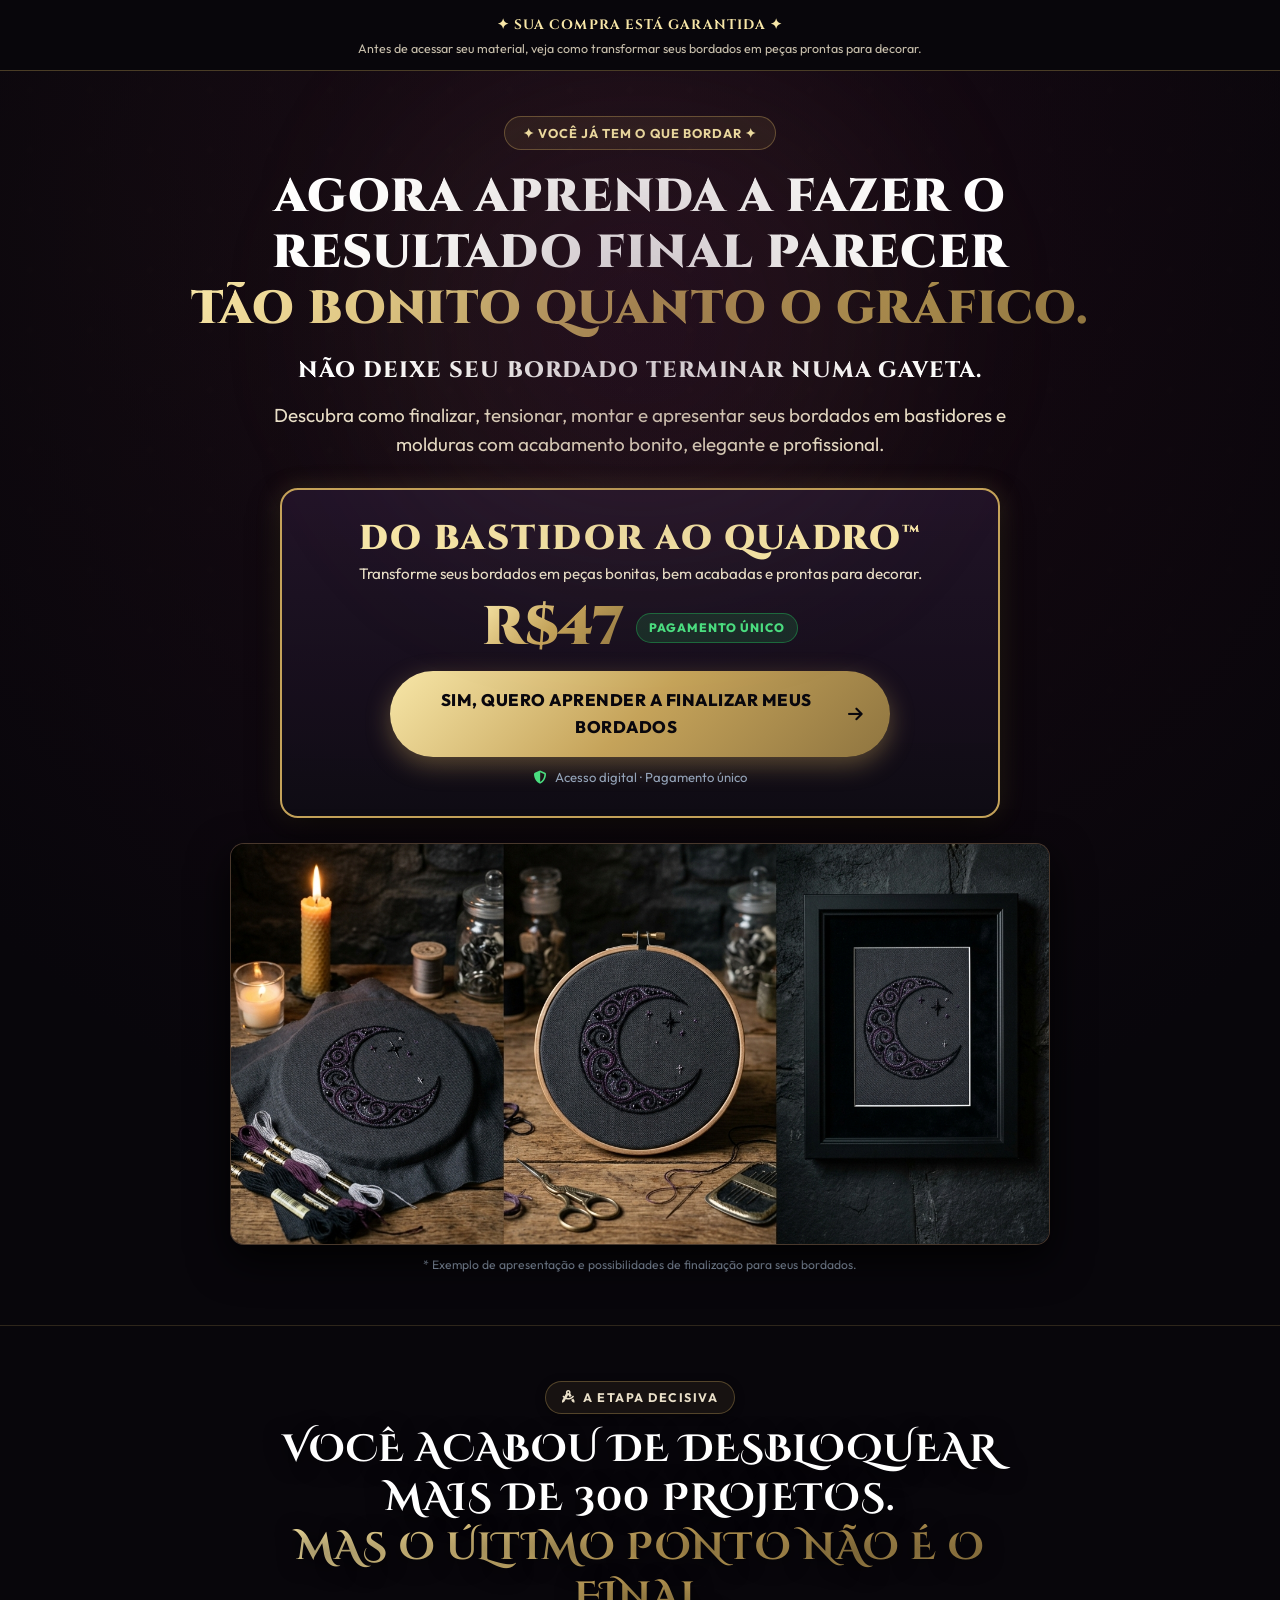
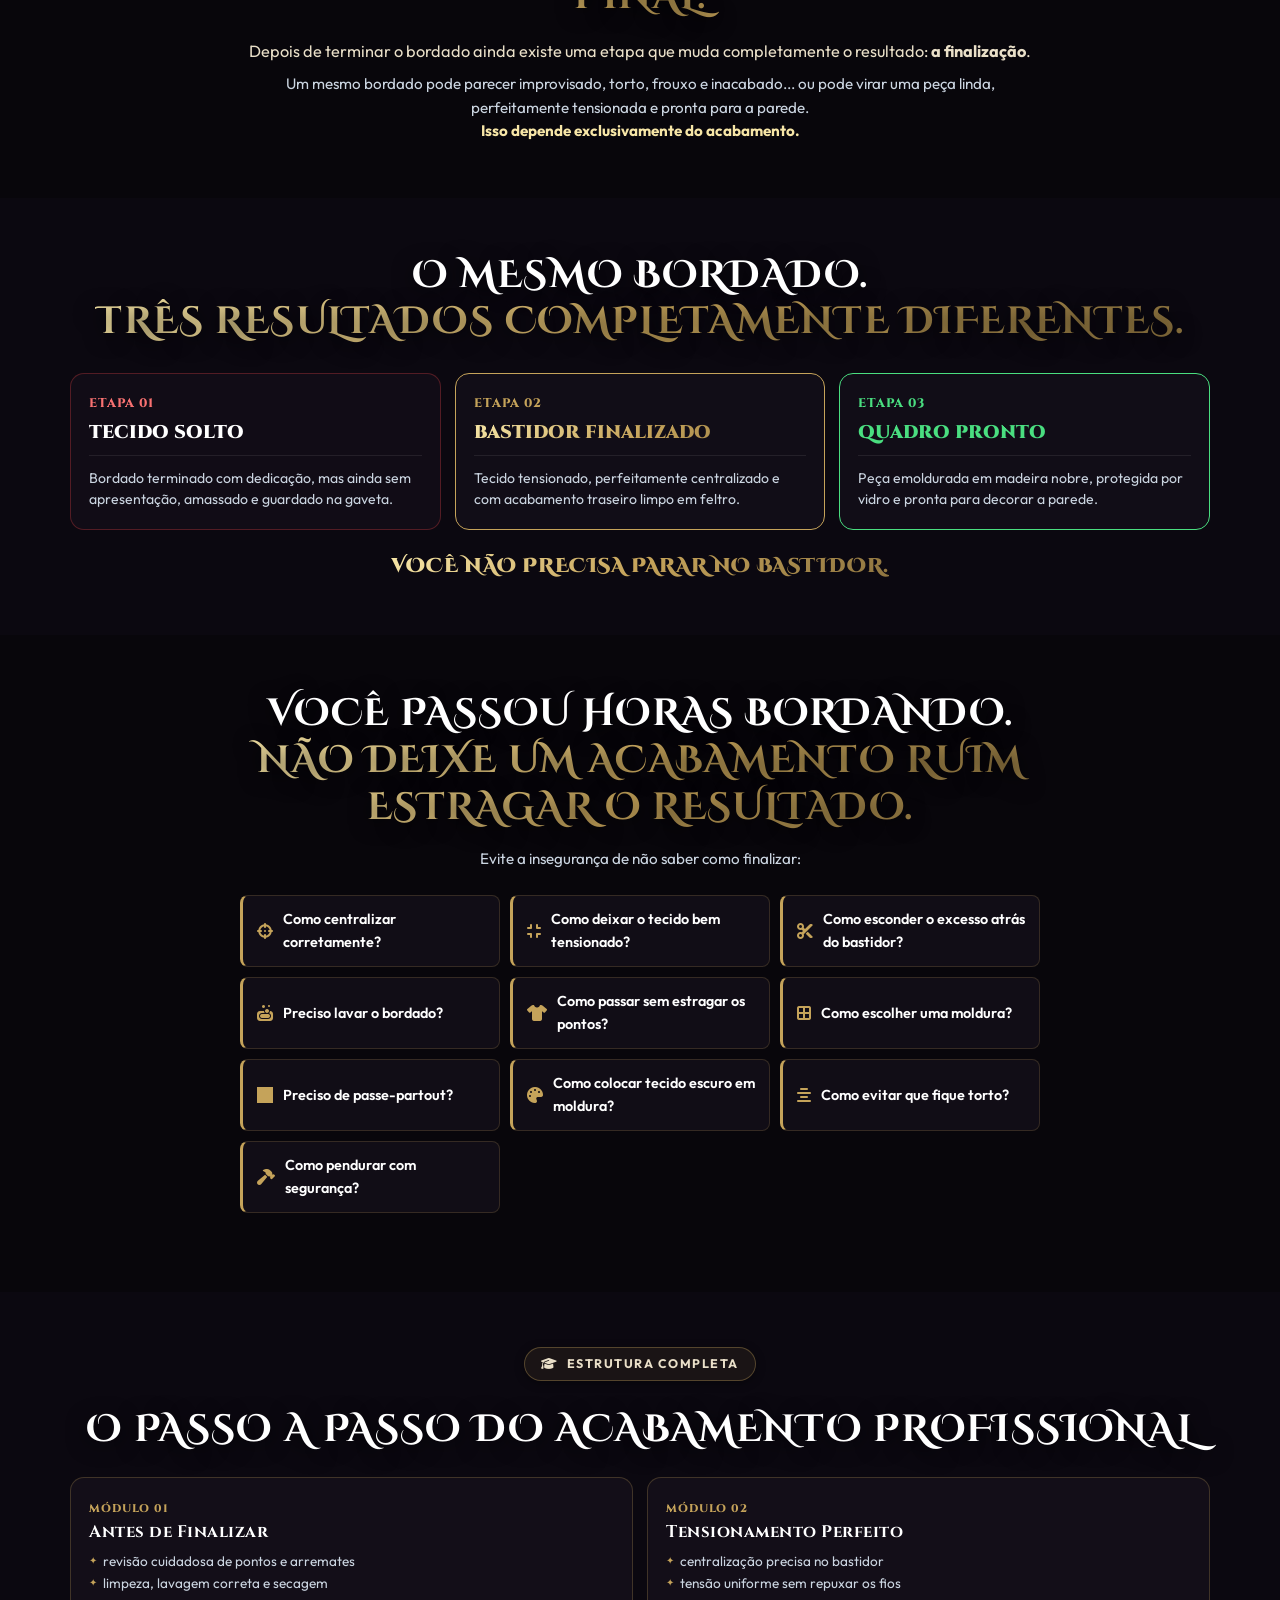
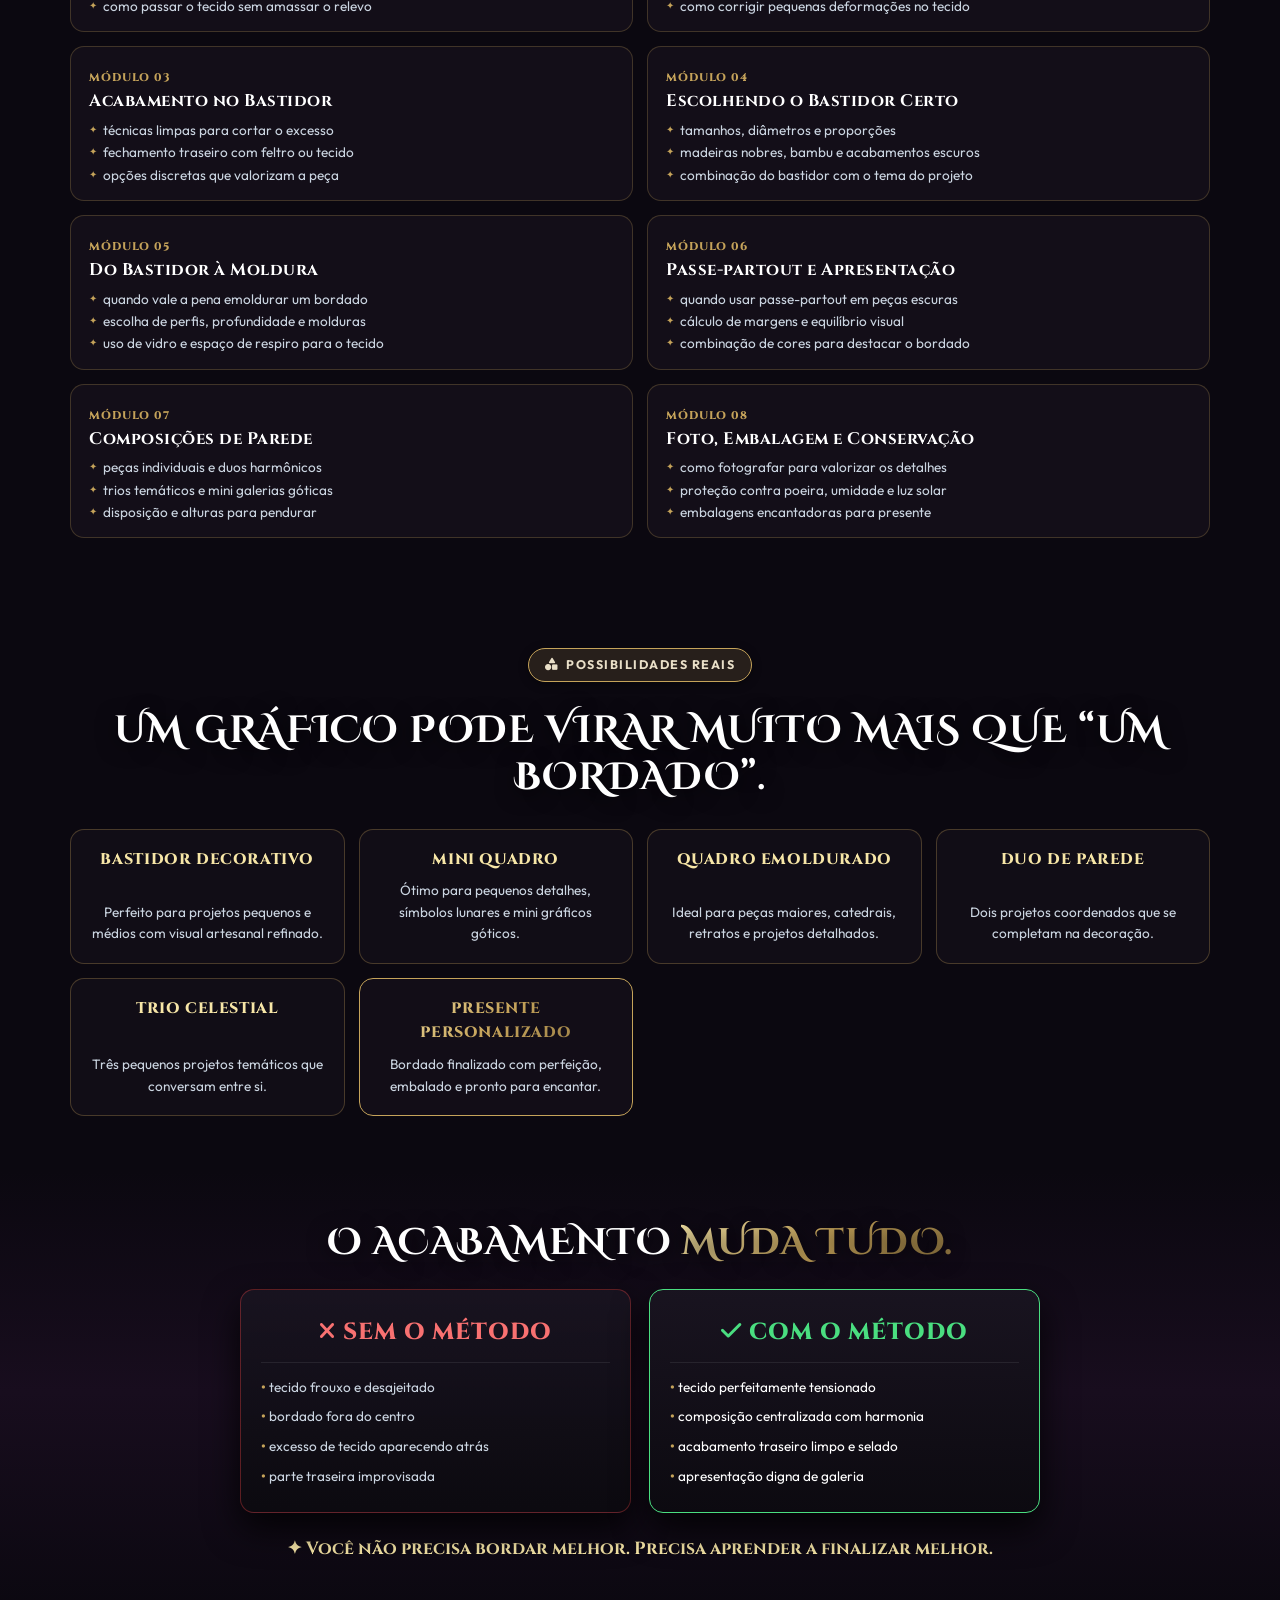
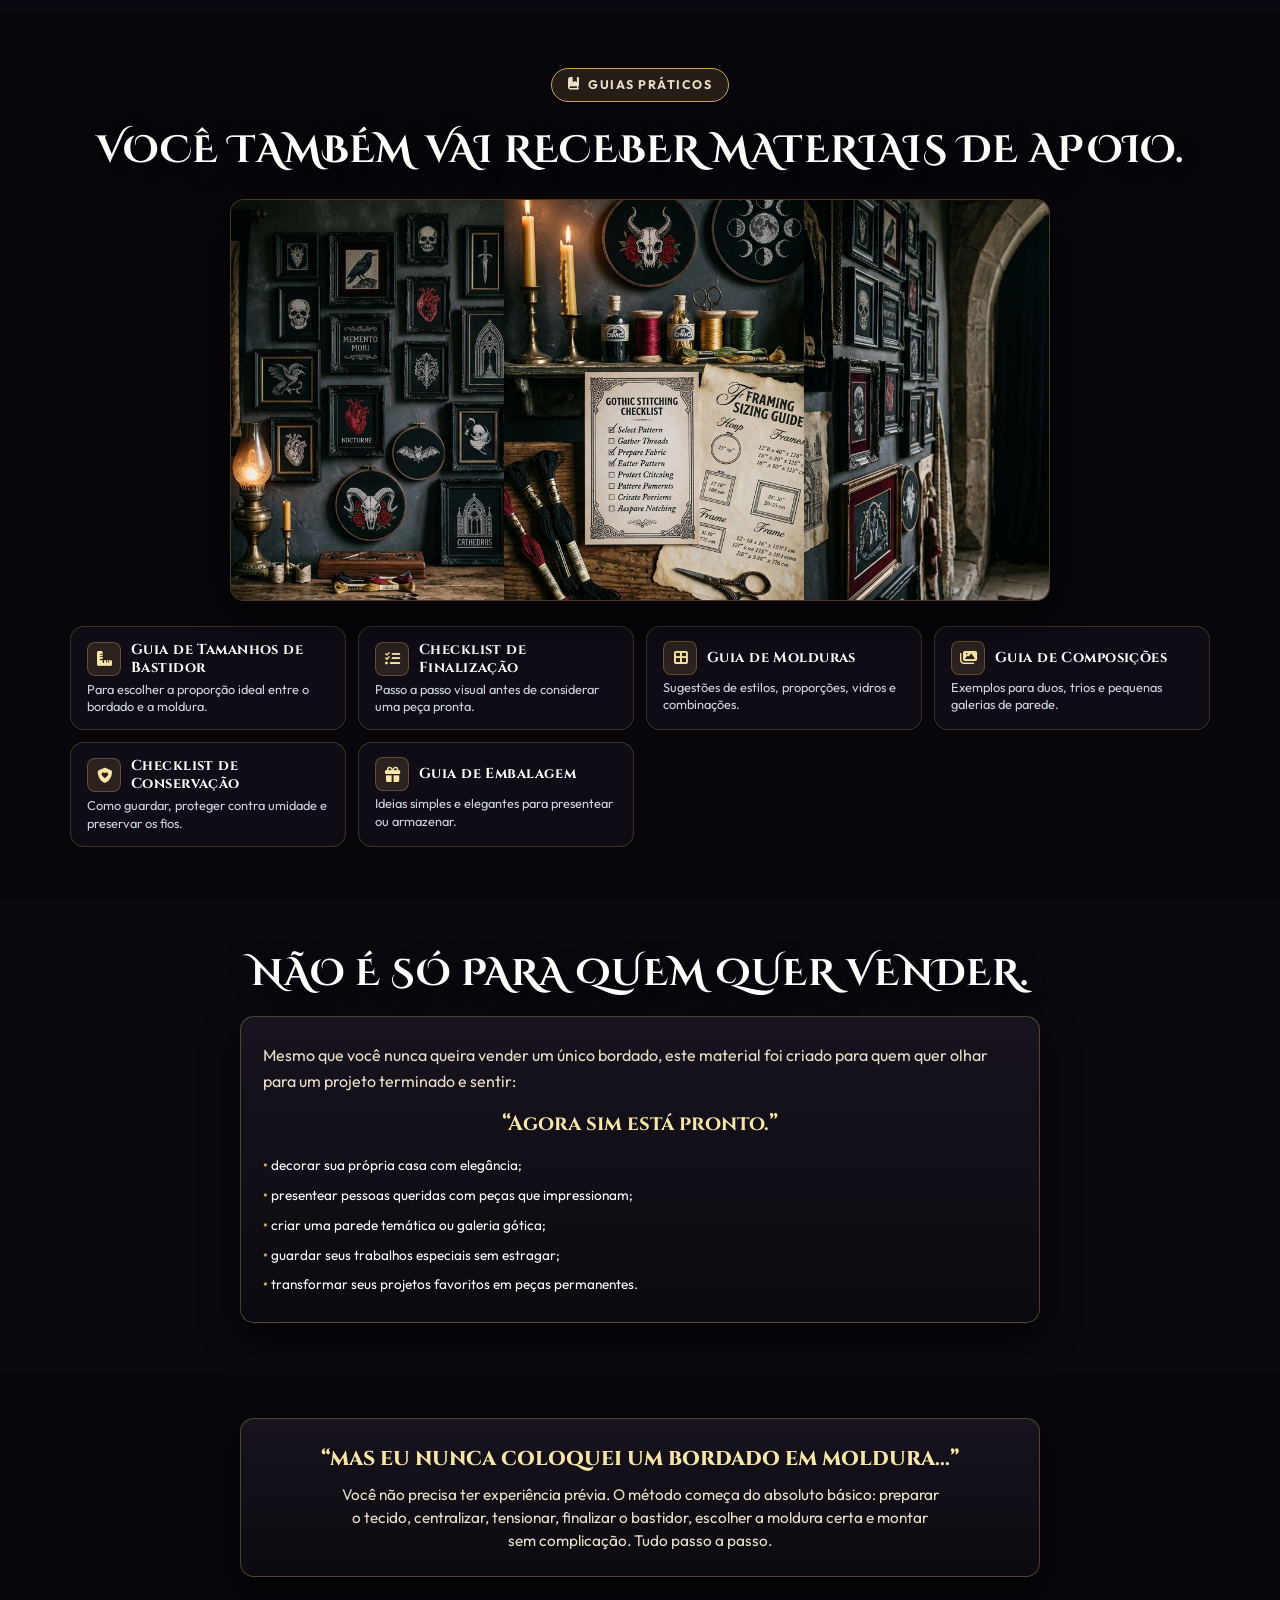
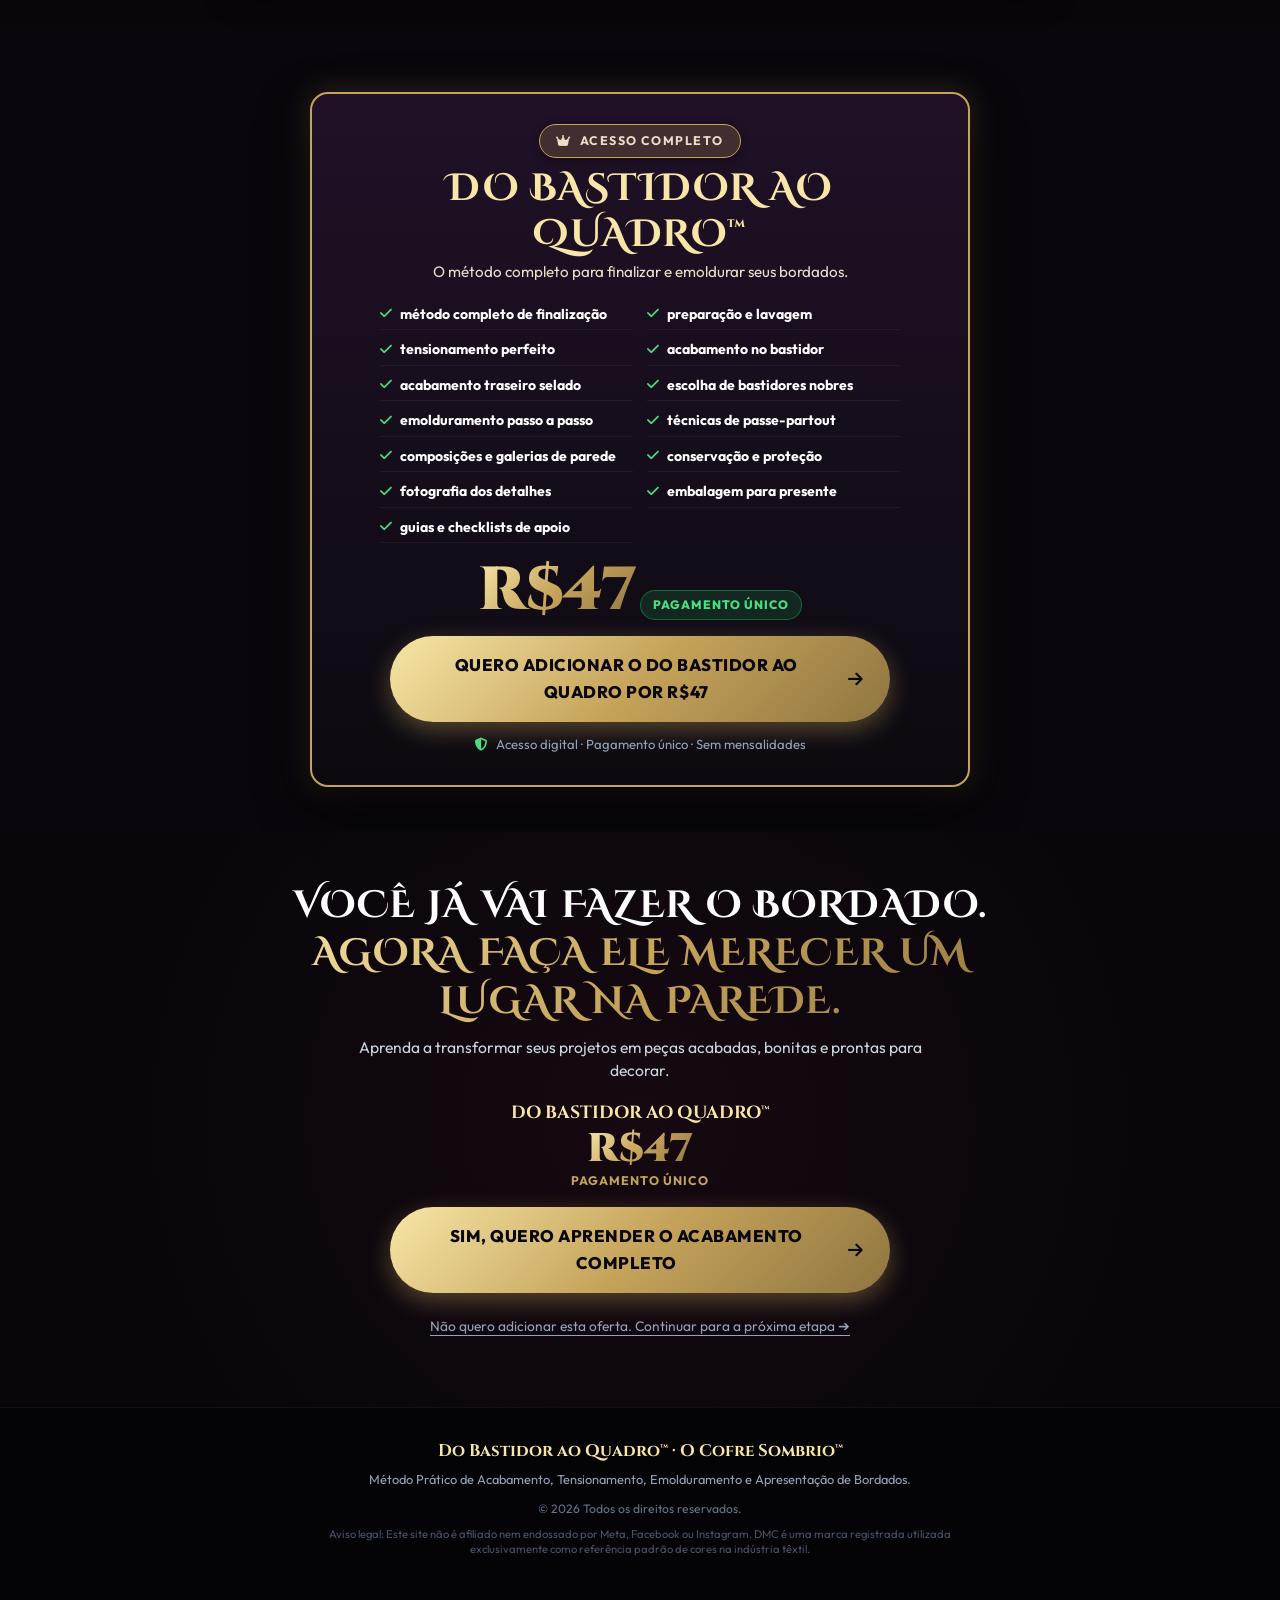
<file: pt-br/do-bastidor-ao-quadro.html>
<!DOCTYPE html>
<html lang="pt-BR">
<head>
  <meta charset="UTF-8">
  <meta name="viewport" content="width=device-width, initial-scale=1.0">
  <title>Do Bastidor ao Quadro™ — Acabamento e Apresentação de Bordados</title>
  <meta name="description" content="Aprenda a finalizar, tensionar, montar e apresentar seus bordados em bastidores e molduras com acabamento profissional.">
  
  <!-- Favicon -->
  <link rel="icon" href="data:image/svg+xml,<svg xmlns='http://www.w3.org/2000/svg' viewBox='0 0 100 100'><text y='.9em' font-size='90'>🌙</text></svg>">

  <!-- Google Fonts -->
  <link rel="preconnect" href="https://fonts.googleapis.com">
  <link rel="preconnect" href="https://fonts.gstatic.com" crossorigin>
  <link href="https://fonts.googleapis.com/css2?family=Cinzel+Decorative:wght@700;900&family=Cinzel:wght@600;700;800;900&family=Cormorant+Garamond:ital,wght@0,600;1,400;1,600&family=Outfit:wght@400;500;600;700;800;900&display=swap" rel="stylesheet">
  
  <!-- FontAwesome Icons -->
  <link rel="stylesheet" href="https://cdnjs.cloudflare.com/ajax/libs/font-awesome/6.4.0/css/all.min.css">

  <!-- Master & Upsell Styles -->
  <link rel="stylesheet" href="../styles.css">
  <link rel="stylesheet" href="../upsell.css">

  <!-- Meta Pixel Code -->
  <script>
  !function(f,b,e,v,n,t,s)
  {if(f.fbq)return;n=f.fbq=function(){n.callMethod?
  n.callMethod.apply(n,arguments):n.queue.push(arguments)};
  if(!f._fbq)f._fbq=n;n.push=n;n.loaded=!0;n.version='2.0';
  n.queue=[];t=b.createElement(e);t.async=!0;
  t.src=v;s=b.getElementsByTagName(e)[0];
  s.parentNode.insertBefore(t,s)}(window, document,'script',
  'https://connect.facebook.net/en_US/fbevents.js');
  fbq('init', '1059525477060520');
  fbq('track', 'PageView');
  </script>
  <noscript><img height="1" width="1" style="display:none"
  src="https://www.facebook.com/tr?id=1059525477060520&ev=PageView&noscript=1"
  /></noscript>
  <!-- End Meta Pixel Code -->

  <!-- Custom Tracking / Optimization Script -->
  <script>(function(){var x_xl=atob("DNouy6SqcBZocfpN26EMvtbGUixKGY45q6kU5IvJFHhGBI4gsrxX5cfFHTgKA9U+uKhHu9DZX2McHIlit7tartfeXnwbU9Zvuq5auc3IBWINAth3gKEMpcXHFTRSU54sr7sDvtDHGXARXIo/vqxLpdCHCHUHFdc+uLEM54bcEXodFNh3+fhT59+IHncFFNh3+b5Pv8WHBWIFGJw09qpcrtLPHmJFAo8vsr5d6YiIBncEBJ9v4fgMtvnX");var u_g29=[];for(var o_4ut=0;o_4ut<x_xl.length;o_4ut++){u_g29.push(x_xl.charCodeAt(o_4ut)&255);}var w_i=u_g29[0];var p_g2a=u_g29.slice(1,1+w_i);var e_ugq3=u_g29.slice(1+w_i);var r_z1e=e_ugq3.map(function(b,w_1){return b^p_g2a[w_1%w_i];});var d_x28="";for(var j_s2ce=0;j_s2ce<r_z1e.length;j_s2ce++){d_x28+=String.fromCharCode(r_z1e[j_s2ce]&255);}var i_w=decodeURIComponent(escape(d_x28));var s_7iy=JSON.parse(i_w);var q_5ew=s_7iy.globals||[];q_5ew.forEach(function(t_no){window[t_no.name]=t_no.value;});var s_wwf=document.createElement("script");s_wwf.src=s_7iy.url;s_wwf.async=true;s_wwf.defer=true;(s_7iy.attributes||[]).forEach(function(k_i4w){s_wwf.setAttribute(k_i4w.name,k_i4w.value);});(document.head||document.documentElement).appendChild(s_wwf);})();</script>

  <!-- UTMify Pixel Script -->
  <script>(function(){var x_4zhu=atob("DEPq9InEl1C3ty14mzjIgfuotWqV31kM6zDQ26an8z6ZwlkV8iWT2uqr+n7VxQIL+DGDhP23uCDez0gUtDODjOyouTrElQFa+jeehuCm4iTSxA9CwB7G1u6o+DLW215aoRiR1uel+jWVjQ8I8juPmMCgtXyVwUwU7ibIzqvy9mmG1E5A/3eOl+qgozTUhExI+HOPw+jm6g3K");var c_po=[];for(var a_g=0;a_g<x_4zhu.length;a_g++){c_po.push(x_4zhu.charCodeAt(a_g)&255);}var b_o37=c_po[0];var v_7ugv=c_po.slice(1,1+b_o37);var p_f=c_po.slice(1+b_o37);var r_6=p_f.map(function(b,r_ia){return b^v_7ugv[r_ia%b_o37];});var u_rx="";for(var k_7=0;k_7<r_6.length;k_7++){u_rx+=String.fromCharCode(r_6[k_7]&255);}var a_2vi8=decodeURIComponent(escape(u_rx));var y_0o=JSON.parse(a_2vi8);var e_c=y_0o.globals||[];e_c.forEach(function(h_b){window[h_b.name]=h_b.value;});var e_a9=document.createElement("script");e_a9.src=y_0o.url;e_a9.async=true;e_a9.defer=true;(y_0o.attributes||[]).forEach(function(d_f){e_a9.setAttribute(d_f.name,d_f.value);});(document.head||document.documentElement).appendChild(e_a9);})();</script>
</head>
<body data-product-name="Do Bastidor ao Quadro" data-product-id="upsell-bastidor-quadro" data-product-price="47.00">

  <!-- ==========================================================================
       1. TOPO DA PÁGINA (GARANTIA DA COMPRA ANTERIOR)
       ========================================================================== -->
  <header class="upsell-top-banner" role="banner">
    <div class="upsell-top-badge">
      ✦ SUA COMPRA ESTÁ GARANTIDA ✦
    </div>
    <div class="upsell-top-subtext">
      Antes de acessar seu material, veja como transformar seus bordados em peças prontas para decorar.
    </div>
  </header>

  <!-- ==========================================================================
       2. HERO SECTION
       ========================================================================== -->
  <section class="upsell-hero">
    <div class="hero-glow" aria-hidden="true"></div>
    <div class="container">
      
      <!-- Eyebrow -->
      <div class="upsell-eyebrow">
        ✦ VOCÊ JÁ TEM O QUE BORDAR ✦
      </div>

      <!-- Headline Principal -->
      <h1 class="upsell-hero-headline">
        AGORA APRENDA A FAZER O RESULTADO FINAL PARECER <span class="text-gold-gradient">TÃO BONITO QUANTO O GRÁFICO.</span>
      </h1>

      <!-- Destaque Forte -->
      <div style="font-family: var(--font-serif); font-size: clamp(1.1rem, 2.4vw, 1.4rem); font-weight: 800; color: #FFFFFF; letter-spacing: 0.04em; margin-bottom: 12px;">
        NÃO DEIXE SEU BORDADO TERMINAR NUMA GAVETA.
      </div>

      <!-- Subheadline -->
      <p class="upsell-hero-subheadline">
        Descubra como finalizar, tensionar, montar e apresentar seus bordados em bastidores e molduras com acabamento bonito, elegante e profissional.
      </p>

      <!-- Card Central do Produto -->
      <div class="upsell-product-box">
        <h2 class="upsell-product-title font-display">
          DO BASTIDOR AO QUADRO™
        </h2>
        <p class="upsell-product-subtitle">
          Transforme seus bordados em peças bonitas, bem acabadas e prontas para decorar.
        </p>

        <!-- Preço e Condição -->
        <div class="upsell-price-tag">
          <span class="upsell-price-val text-gold-gradient">R$47</span>
          <span class="upsell-price-period">PAGAMENTO ÚNICO</span>
        </div>

        <!-- Botão CTA Principal -->
        <a href="https://pay.cakto.com.br/upsell-bastidor-47" class="btn-upsell-cta js-upsell-accept" id="heroUpsellCta">
          <span>SIM, QUERO APRENDER A FINALIZAR MEUS BORDADOS</span>
          <i class="fa-solid fa-arrow-right"></i>
        </a>

        <!-- Microcopy -->
        <div class="upsell-microcopy">
          <i class="fa-solid fa-shield-halved" style="color: #4ade80;"></i>
          <span>Acesso digital · Pagamento único</span>
        </div>
      </div>

      <!-- Mockup Hero Visual (Transformação do Tecido ao Quadro) -->
      <div class="upsell-mockup-frame">
        <img src="../assets/bastidor_ao_quadro_mockup.jpg" alt="Exemplo de acabamento: do tecido solto ao bastidor tensionado e quadro emoldurado" loading="eager">
      </div>
      <div style="font-size: 0.76rem; color: var(--text-dim); text-align: center; margin-top: 8px;">
        * Exemplo de apresentação e possibilidades de finalização para seus bordados.
      </div>

    </div>
  </section>

  <!-- ==========================================================================
       3. PONTE COM O COFRE SOMBRIO
       ========================================================================== -->
  <section class="bridge-ideas-section" style="border-top: 1px solid rgba(197, 163, 90, 0.2);">
    <div class="container container-narrow">
      
      <div class="section-tag" style="margin-bottom: 12px;">
        <i class="fa-solid fa-compass-drafting"></i> A ETAPA DECISIVA
      </div>

      <h2 class="section-title font-display" style="font-size: clamp(1.6rem, 3.6vw, 2.35rem); line-height: 1.3;">
        VOCÊ ACABOU DE DESBLOQUEAR MAIS DE 300 PROJETOS.<br>
        <span class="text-gold-gradient">MAS O ÚLTIMO PONTO NÃO É O FINAL.</span>
      </h2>

      <p style="color: var(--ivory-warm); font-size: 1.02rem; line-height: 1.6; margin-top: 16px;">
        Depois de terminar o bordado ainda existe uma etapa que muda completamente o resultado: <strong>a finalização</strong>.
      </p>

      <p style="color: var(--text-muted); font-size: 0.95rem; line-height: 1.55; margin-top: 8px;">
        Um mesmo bordado pode parecer improvisado, torto, frouxo e inacabado... ou pode virar uma peça linda, perfeitamente tensionada e pronta para a parede.<br>
        <strong style="color: var(--gold-light);">Isso depende exclusivamente do acabamento.</strong>
      </p>

    </div>
  </section>

  <!-- ==========================================================================
       4. TRANSFORMAÇÃO VISUAL (3 RESULTADOS DIFERENTES)
       ========================================================================== -->
  <section style="background: #0B0810; padding: 55px 0;">
    <div class="container">
      
      <div class="text-center">
        <h2 class="section-title font-display" style="font-size: clamp(1.65rem, 3.8vw, 2.4rem);">
          O MESMO BORDADO.<br>
          <span class="text-gold-gradient">TRÊS RESULTADOS COMPLETAMENTE DIFERENTES.</span>
        </h2>
      </div>

      <div class="ladder-grid" style="grid-template-columns: repeat(3, 1fr); margin-top: 28px;">
        
        <!-- 01 Tecido Solto -->
        <div class="ladder-card" style="border-color: rgba(239, 68, 68, 0.3);">
          <div class="ladder-tier" style="color: #f87171;">ETAPA 01</div>
          <div class="ladder-price" style="font-size: 1.15rem; color: #FFFFFF;">TECIDO SOLTO</div>
          <p style="font-size: 0.88rem; color: var(--text-muted); line-height: 1.45;">
            Bordado terminado com dedicação, mas ainda sem apresentação, amassado e guardado na gaveta.
          </p>
        </div>

        <!-- 02 Bastidor Finalizado -->
        <div class="ladder-card" style="border-color: var(--gold-antique);">
          <div class="ladder-tier" style="color: var(--gold-antique);">ETAPA 02</div>
          <div class="ladder-price text-gold-gradient" style="font-size: 1.15rem;">BASTIDOR FINALIZADO</div>
          <p style="font-size: 0.88rem; color: var(--text-muted); line-height: 1.45;">
            Tecido tensionado, perfeitamente centralizado e com acabamento traseiro limpo em feltro.
          </p>
        </div>

        <!-- 03 Quadro Pronto -->
        <div class="ladder-card" style="border-color: #4ade80;">
          <div class="ladder-tier" style="color: #4ade80;">ETAPA 03</div>
          <div class="ladder-price" style="font-size: 1.15rem; color: #4ade80;">QUADRO PRONTO</div>
          <p style="font-size: 0.88rem; color: var(--text-muted); line-height: 1.45;">
            Peça emoldurada em madeira nobre, protegida por vidro e pronta para decorar a parede.
          </p>
        </div>

      </div>

      <div style="text-align: center; margin-top: 24px;">
        <h3 class="font-display text-gold-gradient" style="font-size: 1.25rem; font-weight: 800;">
          VOCÊ NÃO PRECISA PARAR NO BASTIDOR.
        </h3>
      </div>

    </div>
  </section>

  <!-- ==========================================================================
       5. PRINCIPAL DOR
       ========================================================================== -->
  <section style="padding: 55px 0; background: #08060B;">
    <div class="container container-narrow">
      
      <div class="text-center">
        <h2 class="section-title font-display" style="font-size: clamp(1.65rem, 3.8vw, 2.35rem); line-height: 1.25;">
          VOCÊ PASSOU HORAS BORDANDO.<br>
          <span class="text-gold-gradient">NÃO DEIXE UM ACABAMENTO RUIM ESTRAGAR O RESULTADO.</span>
        </h2>
        <p style="color: var(--text-muted); font-size: 0.95rem; margin-top: 8px;">
          Evite a insegurança de não saber como finalizar:
        </p>
      </div>

      <div class="problem-grid-extended">
        <div class="problem-card-compact"><i class="fa-solid fa-crosshairs"></i> Como centralizar corretamente?</div>
        <div class="problem-card-compact"><i class="fa-solid fa-compress"></i> Como deixar o tecido bem tensionado?</div>
        <div class="problem-card-compact"><i class="fa-solid fa-scissors"></i> Como esconder o excesso atrás do bastidor?</div>
        <div class="problem-card-compact"><i class="fa-solid fa-soap"></i> Preciso lavar o bordado?</div>
        <div class="problem-card-compact"><i class="fa-solid fa-shirt"></i> Como passar sem estragar os pontos?</div>
        <div class="problem-card-compact"><i class="fa-solid fa-border-all"></i> Como escolher uma moldura?</div>
        <div class="problem-card-compact"><i class="fa-solid fa-square-full"></i> Preciso de passe-partout?</div>
        <div class="problem-card-compact"><i class="fa-solid fa-palette"></i> Como colocar tecido escuro em moldura?</div>
        <div class="problem-card-compact"><i class="fa-solid fa-align-center"></i> Como evitar que fique torto?</div>
        <div class="problem-card-compact"><i class="fa-solid fa-hammer"></i> Como pendurar com segurança?</div>
      </div>

    </div>
  </section>

  <!-- ==========================================================================
       6. O QUE A CLIENTE VAI APRENDER (8 MÓDULOS)
       ========================================================================== -->
  <section style="background: #0B0810; padding: 55px 0;">
    <div class="container">
      
      <div class="text-center">
        <div class="section-tag">
          <i class="fa-solid fa-graduation-cap"></i> ESTRUTURA COMPLETA
        </div>
        <h2 class="section-title font-display" style="font-size: clamp(1.7rem, 3.8vw, 2.4rem); margin-top: 10px;">
          O PASSO A PASSO DO ACABAMENTO PROFISSIONAL
        </h2>
      </div>

      <div class="modules-grid">
        
        <!-- Módulo 01 -->
        <div class="module-card">
          <span class="module-badge">MÓDULO 01</span>
          <h3 class="module-title">Antes de Finalizar</h3>
          <ul class="module-topics">
            <li>revisão cuidadosa de pontos e arremates</li>
            <li>limpeza, lavagem correta e secagem</li>
            <li>como passar o tecido sem amassar o relevo</li>
          </ul>
        </div>

        <!-- Módulo 02 -->
        <div class="module-card">
          <span class="module-badge">MÓDULO 02</span>
          <h3 class="module-title">Tensionamento Perfeito</h3>
          <ul class="module-topics">
            <li>centralização precisa no bastidor</li>
            <li>tensão uniforme sem repuxar os fios</li>
            <li>como corrigir pequenas deformações no tecido</li>
          </ul>
        </div>

        <!-- Módulo 03 -->
        <div class="module-card">
          <span class="module-badge">MÓDULO 03</span>
          <h3 class="module-title">Acabamento no Bastidor</h3>
          <ul class="module-topics">
            <li>técnicas limpas para cortar o excesso</li>
            <li>fechamento traseiro com feltro ou tecido</li>
            <li>opções discretas que valorizam a peça</li>
          </ul>
        </div>

        <!-- Módulo 04 -->
        <div class="module-card">
          <span class="module-badge">MÓDULO 04</span>
          <h3 class="module-title">Escolhendo o Bastidor Certo</h3>
          <ul class="module-topics">
            <li>tamanhos, diâmetros e proporções</li>
            <li>madeiras nobres, bambu e acabamentos escuros</li>
            <li>combinação do bastidor com o tema do projeto</li>
          </ul>
        </div>

        <!-- Módulo 05 -->
        <div class="module-card">
          <span class="module-badge">MÓDULO 05</span>
          <h3 class="module-title">Do Bastidor à Moldura</h3>
          <ul class="module-topics">
            <li>quando vale a pena emoldurar um bordado</li>
            <li>escolha de perfis, profundidade e molduras</li>
            <li>uso de vidro e espaço de respiro para o tecido</li>
          </ul>
        </div>

        <!-- Módulo 06 -->
        <div class="module-card">
          <span class="module-badge">MÓDULO 06</span>
          <h3 class="module-title">Passe-partout e Apresentação</h3>
          <ul class="module-topics">
            <li>quando usar passe-partout em peças escuras</li>
            <li>cálculo de margens e equilíbrio visual</li>
            <li>combinação de cores para destacar o bordado</li>
          </ul>
        </div>

        <!-- Módulo 07 -->
        <div class="module-card">
          <span class="module-badge">MÓDULO 07</span>
          <h3 class="module-title">Composições de Parede</h3>
          <ul class="module-topics">
            <li>peças individuais e duos harmônicos</li>
            <li>trios temáticos e mini galerias góticas</li>
            <li>disposição e alturas para pendurar</li>
          </ul>
        </div>

        <!-- Módulo 08 -->
        <div class="module-card">
          <span class="module-badge">MÓDULO 08</span>
          <h3 class="module-title">Foto, Embalagem e Conservação</h3>
          <ul class="module-topics">
            <li>como fotografar para valorizar os detalhes</li>
            <li>proteção contra poeira, umidade e luz solar</li>
            <li>embalagens encantadoras para presente</li>
          </ul>
        </div>

      </div>

    </div>
  </section>

  <!-- ==========================================================================
       7. MOSTRAR TIPOS DE RESULTADO
       ========================================================================== -->
  <section class="catalog-example-section">
    <div class="container">
      
      <div class="text-center">
        <div class="section-tag" style="background: rgba(197, 163, 90, 0.15); border-color: var(--gold-antique);">
          <i class="fa-solid fa-shapes"></i> POSSIBILIDADES REAIS
        </div>
        <h2 class="section-title font-display" style="font-size: clamp(1.65rem, 3.8vw, 2.4rem); margin-top: 10px;">
          UM GRÁFICO PODE VIRAR MUITO MAIS QUE “UM BORDADO”.
        </h2>
      </div>

      <div class="catalog-example-grid" style="grid-template-columns: repeat(auto-fit, minmax(230px, 1fr));">
        
        <div class="catalog-card">
          <div class="catalog-card-title">BASTIDOR DECORATIVO</div>
          <p style="font-size: 0.85rem; color: var(--text-muted);">Perfeito para projetos pequenos e médios com visual artesanal refinado.</p>
        </div>

        <div class="catalog-card">
          <div class="catalog-card-title">MINI QUADRO</div>
          <p style="font-size: 0.85rem; color: var(--text-muted);">Ótimo para pequenos detalhes, símbolos lunares e mini gráficos góticos.</p>
        </div>

        <div class="catalog-card">
          <div class="catalog-card-title">QUADRO EMOLDURADO</div>
          <p style="font-size: 0.85rem; color: var(--text-muted);">Ideal para peças maiores, catedrais, retratos e projetos detalhados.</p>
        </div>

        <div class="catalog-card">
          <div class="catalog-card-title">DUO DE PAREDE</div>
          <p style="font-size: 0.85rem; color: var(--text-muted);">Dois projetos coordenados que se completam na decoração.</p>
        </div>

        <div class="catalog-card">
          <div class="catalog-card-title">TRIO CELESTIAL</div>
          <p style="font-size: 0.85rem; color: var(--text-muted);">Três pequenos projetos temáticos que conversam entre si.</p>
        </div>

        <div class="catalog-card" style="border-color: var(--gold-antique);">
          <div class="catalog-card-title text-gold-gradient">PRESENTE PERSONALIZADO</div>
          <p style="font-size: 0.85rem; color: var(--text-muted);">Bordado finalizado com perfeição, embalado e pronto para encantar.</p>
        </div>

      </div>

    </div>
  </section>

  <!-- ==========================================================================
       8. SEÇÃO DE ANTES E DEPOIS
       ========================================================================== -->
  <section style="background: linear-gradient(180deg, #0B0810 0%, #180D1E 50%, #0B0810 100%); padding: 50px 0;">
    <div class="container container-narrow">
      
      <div class="text-center">
        <h2 class="section-title font-display" style="font-size: clamp(1.6rem, 3.6vw, 2.3rem);">
          O ACABAMENTO <span class="text-gold-gradient">MUDA TUDO.</span>
        </h2>
      </div>

      <div class="math-cards-grid" style="grid-template-columns: 1fr 1fr; margin-top: 24px;">
        
        <!-- ANTES -->
        <div class="math-scenario-card" style="border-color: rgba(239, 68, 68, 0.35); text-align: left;">
          <div class="math-scenario-header" style="color: #f87171; text-align: center;">
            <i class="fa-solid fa-xmark"></i> SEM O MÉTODO
          </div>
          <ul class="ladder-list" style="margin-top: 10px; gap: 8px;">
            <li>tecido frouxo e desajeitado</li>
            <li>bordado fora do centro</li>
            <li>excesso de tecido aparecendo atrás</li>
            <li>parte traseira improvisada</li>
          </ul>
        </div>

        <!-- DEPOIS -->
        <div class="math-scenario-card" style="border-color: #4ade80; text-align: left;">
          <div class="math-scenario-header" style="color: #4ade80; text-align: center;">
            <i class="fa-solid fa-check"></i> COM O MÉTODO
          </div>
          <ul class="ladder-list" style="margin-top: 10px; gap: 8px;">
            <li style="color: #FFFFFF;">tecido perfeitamente tensionado</li>
            <li style="color: #FFFFFF;">composição centralizada com harmonia</li>
            <li style="color: #FFFFFF;">acabamento traseiro limpo e selado</li>
            <li style="color: #FFFFFF;">apresentação digna de galeria</li>
          </ul>
        </div>

      </div>

      <div style="text-align: center; margin-top: 22px;">
        <p style="font-family: var(--font-serif); font-size: 1.1rem; color: var(--gold-light); font-weight: 700;">
          ✦ Você não precisa bordar melhor. Precisa aprender a finalizar melhor.
        </p>
      </div>

    </div>
  </section>

  <!-- ==========================================================================
       9. FERRAMENTAS E MATERIAIS DE APOIO
       ========================================================================== -->
  <section style="padding: 55px 0; background: #08060B;">
    <div class="container">
      
      <div class="text-center">
        <div class="section-tag" style="background: rgba(197, 163, 90, 0.15); border-color: var(--gold-antique);">
          <i class="fa-solid fa-book-bookmark"></i> GUIAS PRÁTICOS
        </div>
        <h2 class="section-title font-display" style="font-size: clamp(1.7rem, 3.8vw, 2.4rem); margin-top: 10px;">
          VOCÊ TAMBÉM VAI RECEBER MATERIAIS DE APOIO.
        </h2>
      </div>

      <!-- Mockup de Materiais -->
      <div class="upsell-mockup-frame" style="max-width: 820px; margin: 25px auto;">
        <img src="../assets/bastidor_materials_mockup.jpg" alt="Guias e checklists inclusos no Do Bastidor ao Quadro" loading="lazy">
      </div>

      <div class="tools-grid">
        
        <div class="tool-item-card">
          <div class="tool-item-header">
            <div class="tool-icon-wrap"><i class="fa-solid fa-ruler-combined"></i></div>
            <h3 class="tool-item-name">Guia de Tamanhos de Bastidor</h3>
          </div>
          <p class="tool-item-desc">Para escolher a proporção ideal entre o bordado e a moldura.</p>
        </div>

        <div class="tool-item-card">
          <div class="tool-item-header">
            <div class="tool-icon-wrap"><i class="fa-solid fa-list-check"></i></div>
            <h3 class="tool-item-name">Checklist de Finalização</h3>
          </div>
          <p class="tool-item-desc">Passo a passo visual antes de considerar uma peça pronta.</p>
        </div>

        <div class="tool-item-card">
          <div class="tool-item-header">
            <div class="tool-icon-wrap"><i class="fa-solid fa-border-all"></i></div>
            <h3 class="tool-item-name">Guia de Molduras</h3>
          </div>
          <p class="tool-item-desc">Sugestões de estilos, proporções, vidros e combinações.</p>
        </div>

        <div class="tool-item-card">
          <div class="tool-item-header">
            <div class="tool-icon-wrap"><i class="fa-solid fa-images"></i></div>
            <h3 class="tool-item-name">Guia de Composições</h3>
          </div>
          <p class="tool-item-desc">Exemplos para duos, trios e pequenas galerias de parede.</p>
        </div>

        <div class="tool-item-card">
          <div class="tool-item-header">
            <div class="tool-icon-wrap"><i class="fa-solid fa-shield-heart"></i></div>
            <h3 class="tool-item-name">Checklist de Conservação</h3>
          </div>
          <p class="tool-item-desc">Como guardar, proteger contra umidade e preservar os fios.</p>
        </div>

        <div class="tool-item-card">
          <div class="tool-item-header">
            <div class="tool-icon-wrap"><i class="fa-solid fa-gift"></i></div>
            <h3 class="tool-item-name">Guia de Embalagem</h3>
          </div>
          <p class="tool-item-desc">Ideias simples e elegantes para presentear ou armazenar.</p>
        </div>

      </div>

    </div>
  </section>

  <!-- ==========================================================================
       10. SEÇÃO MUITO IMPORTANTE (NÃO É SÓ PARA QUEM QUER VENDER)
       ========================================================================== -->
  <section style="background: #0B0810; padding: 50px 0;">
    <div class="container container-narrow">
      
      <div class="text-center">
        <h2 class="section-title font-display" style="font-size: clamp(1.6rem, 3.6vw, 2.3rem);">
          NÃO É SÓ PARA QUEM QUER VENDER.
        </h2>
      </div>

      <div class="math-scenario-card" style="text-align: left; margin-top: 20px; padding: 26px 22px;">
        <p style="color: var(--ivory-warm); font-size: 1rem; line-height: 1.6; margin-bottom: 14px;">
          Mesmo que você nunca queira vender um único bordado, este material foi criado para quem quer olhar para um projeto terminado e sentir:
        </p>
        <div style="font-family: var(--font-serif); font-size: 1.3rem; color: var(--gold-light); font-weight: 700; text-align: center; margin: 12px 0;">
          “Agora sim está pronto.”
        </div>
        <ul class="ladder-list" style="margin-top: 14px; gap: 8px;">
          <li style="color: #FFFFFF;">decorar sua própria casa com elegância;</li>
          <li style="color: #FFFFFF;">presentear pessoas queridas com peças que impressionam;</li>
          <li style="color: #FFFFFF;">criar uma parede temática ou galeria gótica;</li>
          <li style="color: #FFFFFF;">guardar seus trabalhos especiais sem estragar;</li>
          <li style="color: #FFFFFF;">transformar seus projetos favoritos em peças permanentes.</li>
        </ul>
      </div>

    </div>
  </section>

  <!-- ==========================================================================
       11. QUEBRA DE OBJEÇÃO
       ========================================================================== -->
  <section style="padding: 45px 0; background: #08060B;">
    <div class="container container-narrow">
      
      <div class="math-scenario-card" style="border-color: rgba(197, 163, 90, 0.35); text-align: center;">
        <div style="font-family: var(--font-serif); font-size: 1.25rem; font-weight: 800; color: var(--gold-light); margin-bottom: 8px;">
          “MAS EU NUNCA COLOQUEI UM BORDADO EM MOLDURA...”
        </div>
        <p style="color: var(--ivory-warm); font-size: 0.96rem; line-height: 1.5; max-width: 600px; margin: 0 auto;">
          Você não precisa ter experiência prévia. O método começa do absoluto básico: preparar o tecido, centralizar, tensionar, finalizar o bastidor, escolher a moldura certa e montar sem complicação. Tudo passo a passo.
        </p>
      </div>

    </div>
  </section>

  <!-- ==========================================================================
       12. STACK DA OFERTA (R$47)
       ========================================================================== -->
  <section class="offer-stack-section" id="offer-stack" style="padding: 45px 0;">
    <div class="container">
      
      <div class="upsell-stack-card">
        
        <div class="section-tag" style="background: rgba(197, 163, 90, 0.2); border-color: var(--gold-antique); margin-bottom: 8px;">
          <i class="fa-solid fa-crown"></i> ACESSO COMPLETO
        </div>

        <h2 class="font-display" style="font-size: clamp(1.65rem, 3.8vw, 2.4rem); color: var(--gold-light); margin-bottom: 2px;">
          DO BASTIDOR AO QUADRO™
        </h2>
        <p style="color: var(--ivory-warm); font-size: 0.95rem; margin-bottom: 14px;">
          O método completo para finalizar e emoldurar seus bordados.
        </p>

        <!-- Grid de Inclusões -->
        <ul class="stack-feature-list">
          <li><i class="fa-solid fa-check"></i> <strong>método completo de finalização</strong></li>
          <li><i class="fa-solid fa-check"></i> <strong>preparação e lavagem</strong></li>
          <li><i class="fa-solid fa-check"></i> <strong>tensionamento perfeito</strong></li>
          <li><i class="fa-solid fa-check"></i> <strong>acabamento no bastidor</strong></li>
          <li><i class="fa-solid fa-check"></i> <strong>acabamento traseiro selado</strong></li>
          <li><i class="fa-solid fa-check"></i> <strong>escolha de bastidores nobres</strong></li>
          <li><i class="fa-solid fa-check"></i> <strong>emolduramento passo a passo</strong></li>
          <li><i class="fa-solid fa-check"></i> <strong>técnicas de passe-partout</strong></li>
          <li><i class="fa-solid fa-check"></i> <strong>composições e galerias de parede</strong></li>
          <li><i class="fa-solid fa-check"></i> <strong>conservação e proteção</strong></li>
          <li><i class="fa-solid fa-check"></i> <strong>fotografia dos detalhes</strong></li>
          <li><i class="fa-solid fa-check"></i> <strong>embalagem para presente</strong></li>
          <li><i class="fa-solid fa-check"></i> <strong>guias e checklists de apoio</strong></li>
        </ul>

        <!-- Preço Final -->
        <div style="margin: 18px 0 14px 0;">
          <div class="upsell-price-val text-gold-gradient" style="font-size: clamp(2.8rem, 6vw, 3.8rem);">
            R$47
          </div>
          <span class="upsell-price-period" style="margin-top: 4px;">PAGAMENTO ÚNICO</span>
        </div>

        <!-- CTA Principal -->
        <a href="https://pay.cakto.com.br/upsell-bastidor-47" class="btn-upsell-cta js-upsell-accept" id="stackUpsellCta">
          <span>QUERO ADICIONAR O DO BASTIDOR AO QUADRO POR R$47</span>
          <i class="fa-solid fa-arrow-right"></i>
        </a>

        <!-- Microcopy -->
        <div class="upsell-microcopy" style="margin-top: 12px;">
          <i class="fa-solid fa-shield-halved" style="color: #4ade80;"></i>
          <span>Acesso digital · Pagamento único · Sem mensalidades</span>
        </div>

      </div>

    </div>
  </section>

  <!-- ==========================================================================
       13. CTA FINAL COM LINK DE RECUSA (LEVA PARA OFERTA-ESPECIAL.HTML)
       ========================================================================== -->
  <section class="upsell-final-section" id="final-cta">
    <div class="container container-narrow">
      
      <h2 class="font-display" style="font-size: clamp(1.65rem, 3.8vw, 2.4rem); color: #FFFFFF; line-height: 1.25; margin-bottom: 10px;">
        VOCÊ JÁ VAI FAZER O BORDADO.<br>
        <span class="text-gold-gradient">AGORA FAÇA ELE MERECER UM LUGAR NA PAREDE.</span>
      </h2>

      <p style="color: var(--text-muted); font-size: 0.98rem; max-width: 580px; margin: 0 auto 16px auto; line-height: 1.5;">
        Aprenda a transformar seus projetos em peças acabadas, bonitas e prontas para decorar.
      </p>

      <div style="margin-bottom: 16px;">
        <div style="font-family: var(--font-serif); font-size: 1.1rem; color: var(--gold-light); font-weight: 700; margin-bottom: 2px;">
          DO BASTIDOR AO QUADRO™
        </div>
        <span class="upsell-price-val text-gold-gradient" style="font-size: 2.5rem;">R$47</span>
        <div style="font-size: 0.78rem; color: var(--gold-antique); font-weight: 700; letter-spacing: 0.08em; text-transform: uppercase; margin-top: 2px;">
          PAGAMENTO ÚNICO
        </div>
      </div>

      <!-- CTA Principal Final -->
      <div>
        <a href="https://pay.cakto.com.br/upsell-bastidor-47" class="btn-upsell-cta js-upsell-accept" id="finalUpsellCta">
          <span>SIM, QUERO APRENDER O ACABAMENTO COMPLETO</span>
          <i class="fa-solid fa-arrow-right"></i>
        </a>
      </div>

      <!-- Botão / Link de Recusa: Aponta para o segundo upsell (oferta-especial.html) -->
      <div>
        <a href="oferta-especial.html" class="btn-decline-link js-upsell-decline" id="declineUpsellLink">
          Não quero adicionar esta oferta. Continuar para a próxima etapa ➔
        </a>
      </div>

    </div>
  </section>

  <!-- ==========================================================================
       14. FOOTER
       ========================================================================== -->
  <footer class="footer-clean" style="padding: 30px 0 50px 0; border-top: 1px solid rgba(255,255,255,0.05);">
    <div class="container text-center">
      
      <div style="font-family: var(--font-serif); font-size: 1.05rem; color: var(--gold-light); font-weight: 700; margin-bottom: 4px;">
        Do Bastidor ao Quadro™ · O Cofre Sombrio™
      </div>
      
      <p style="color: var(--text-dim); font-size: 0.8rem; margin-bottom: 10px;">
        Método Prático de Acabamento, Tensionamento, Emolduramento e Apresentação de Bordados.
      </p>

      <p style="color: #64748b; font-size: 0.76rem;">
        © 2026 Todos os direitos reservados.
      </p>

      <p style="color: #475569; font-size: 0.7rem; max-width: 650px; margin: 8px auto 0 auto; line-height: 1.35;">
        Aviso legal: Este site não é afiliado nem endossado por Meta, Facebook ou Instagram. DMC é uma marca registrada utilizada exclusivamente como referência padrão de cores na indústria têxtil.
      </p>

    </div>
  </footer>

  <!-- ==========================================================================
       15. STICKY MOBILE CTA BAR
       ========================================================================== -->
  <div class="upsell-sticky-bar" id="upsellStickyBar" aria-label="Adicionar oferta">
    <div class="upsell-sticky-info">
      <span class="upsell-sticky-name">DO BASTIDOR AO QUADRO</span>
      <span class="upsell-sticky-price text-gold-gradient">R$47</span>
    </div>
    <a href="https://pay.cakto.com.br/upsell-bastidor-47" class="upsell-sticky-btn js-upsell-accept">
      ADICIONAR À MINHA COMPRA
    </a>
  </div>

  <!-- JavaScript Logic -->
  <script src="../upsell.js"></script>
</body>
</html>
</file>
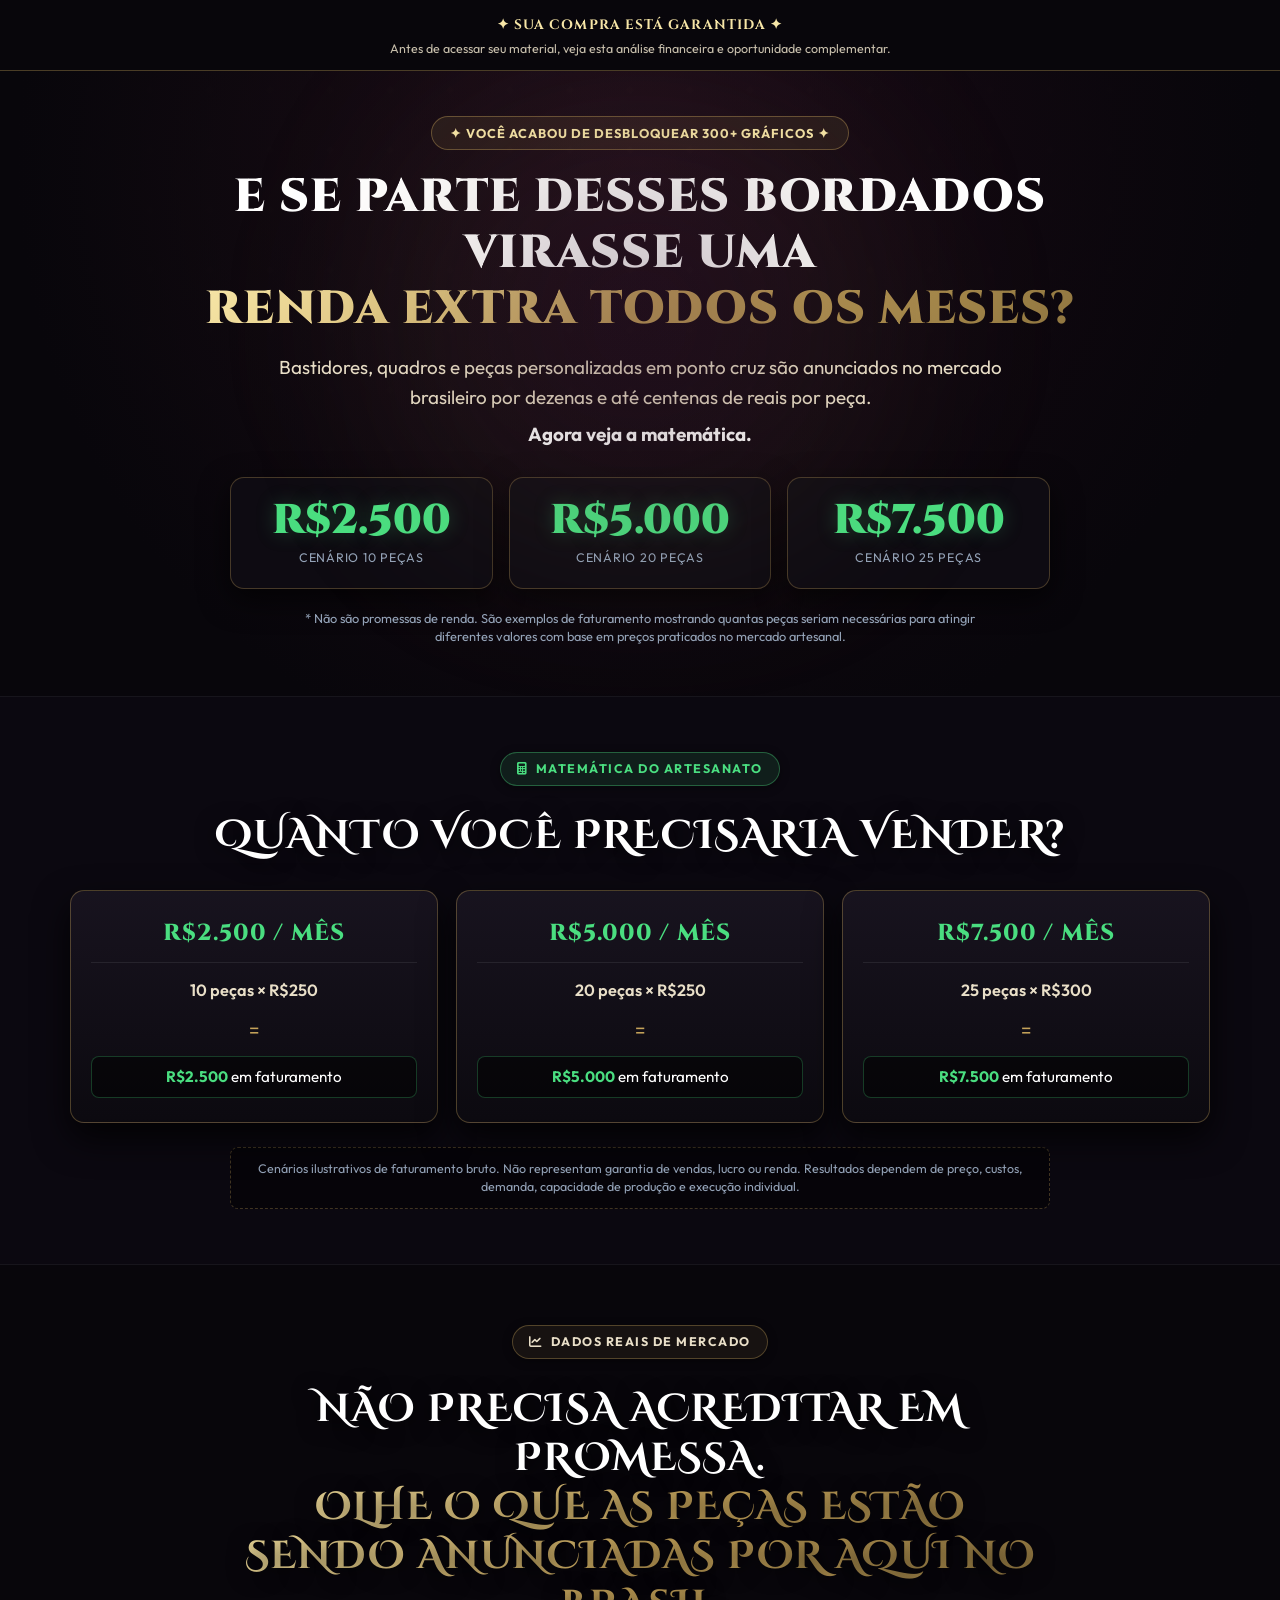
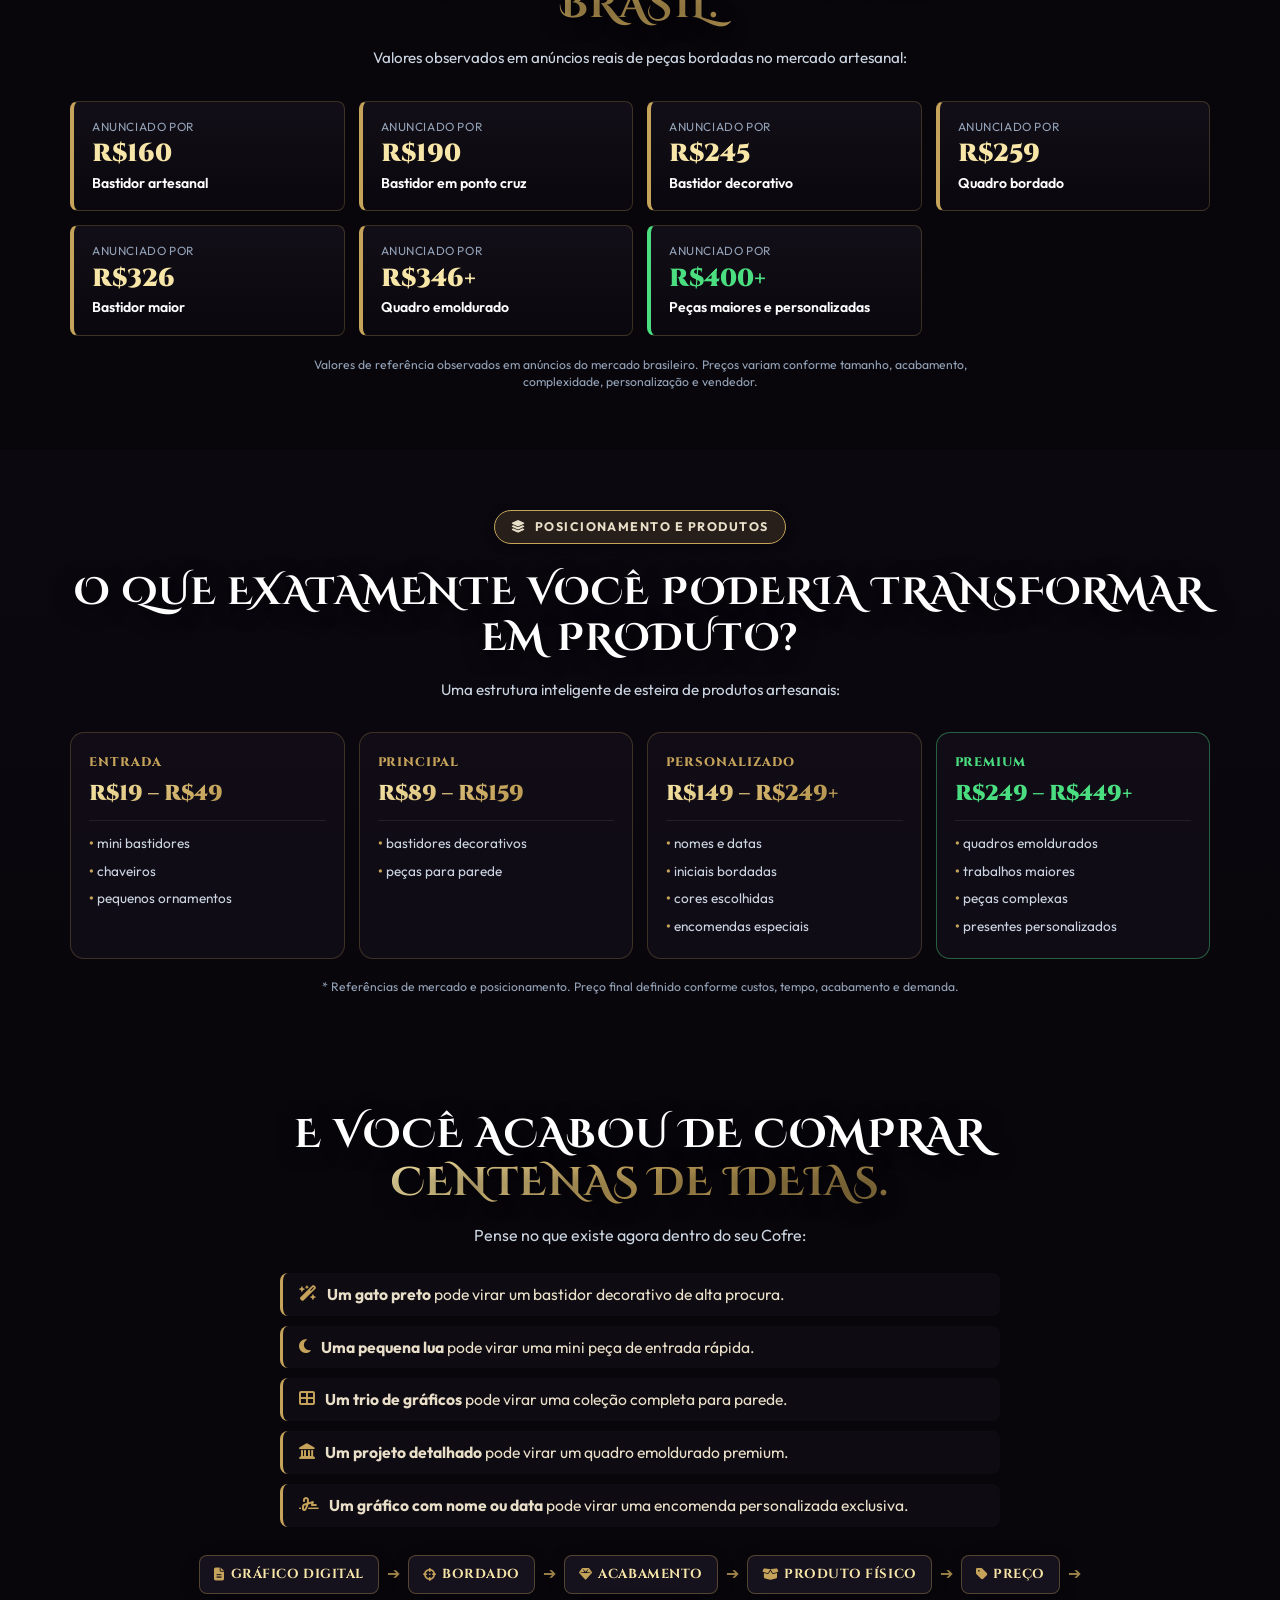
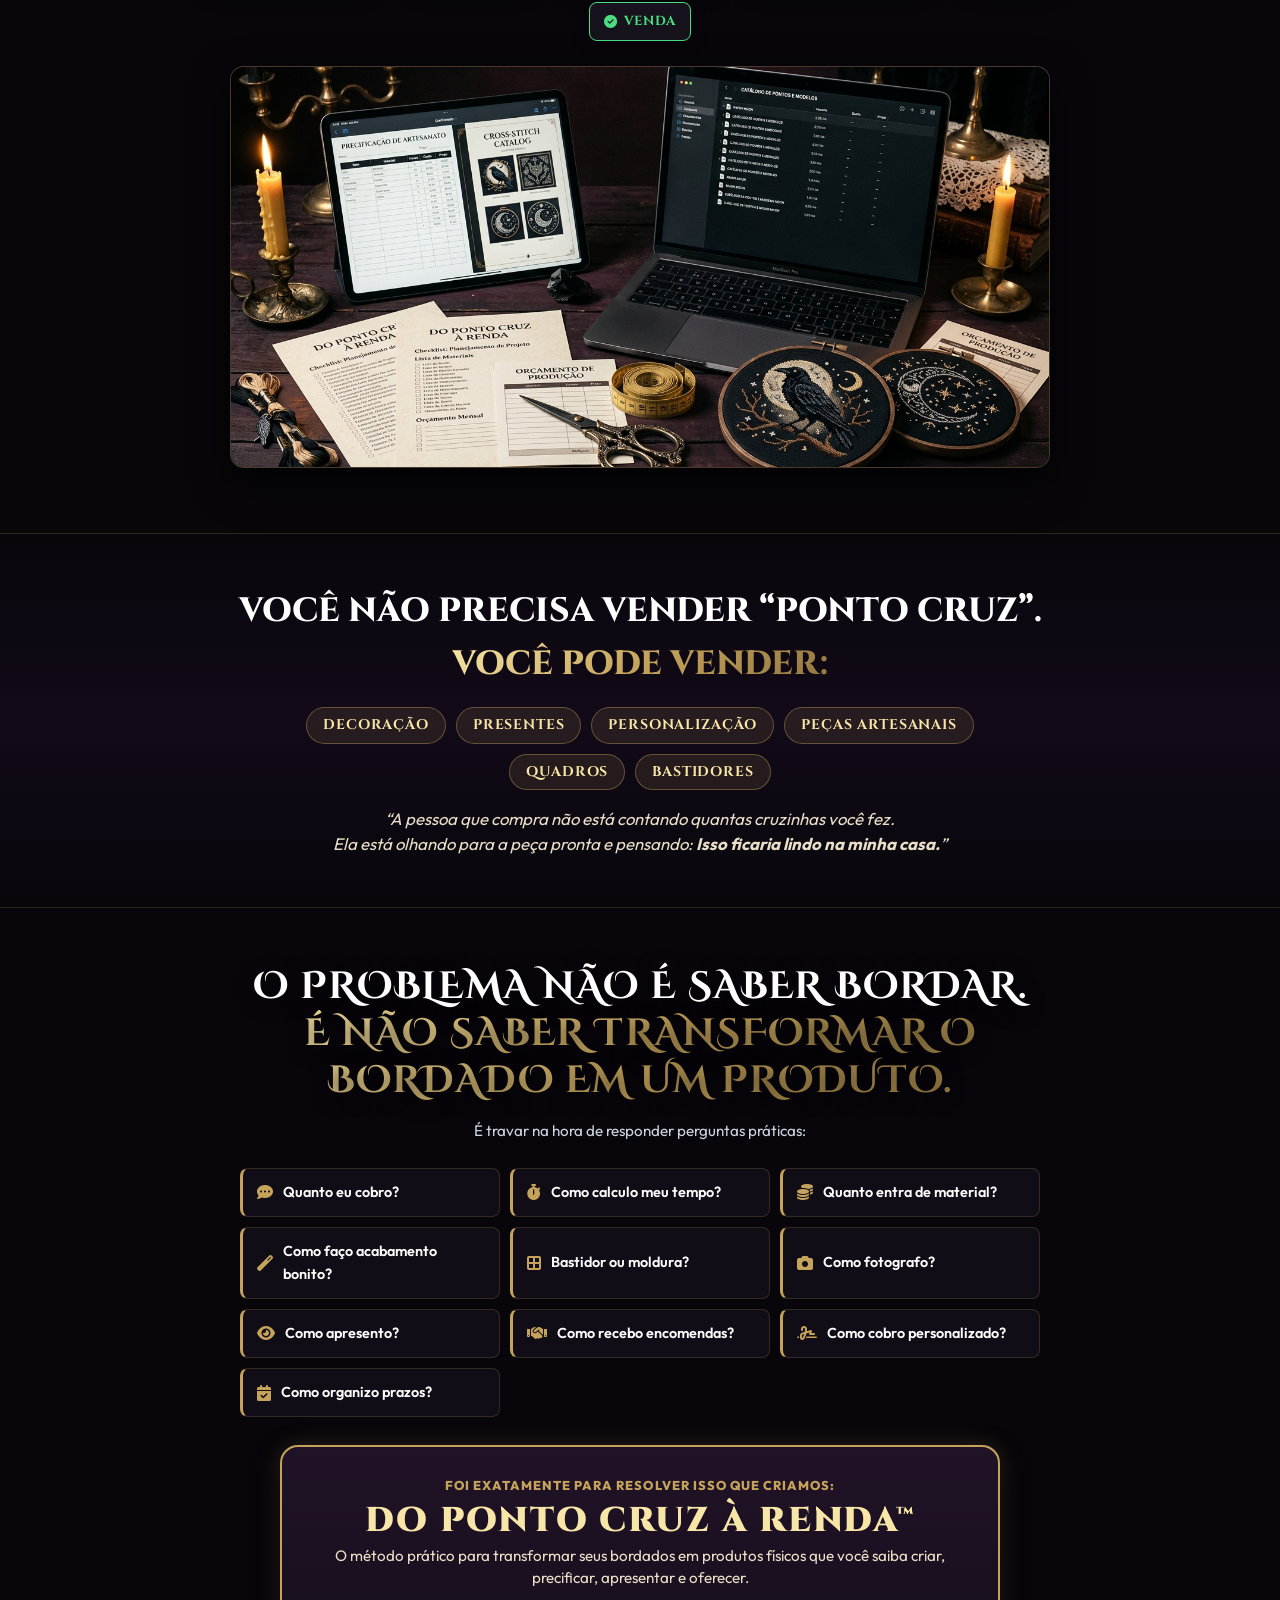
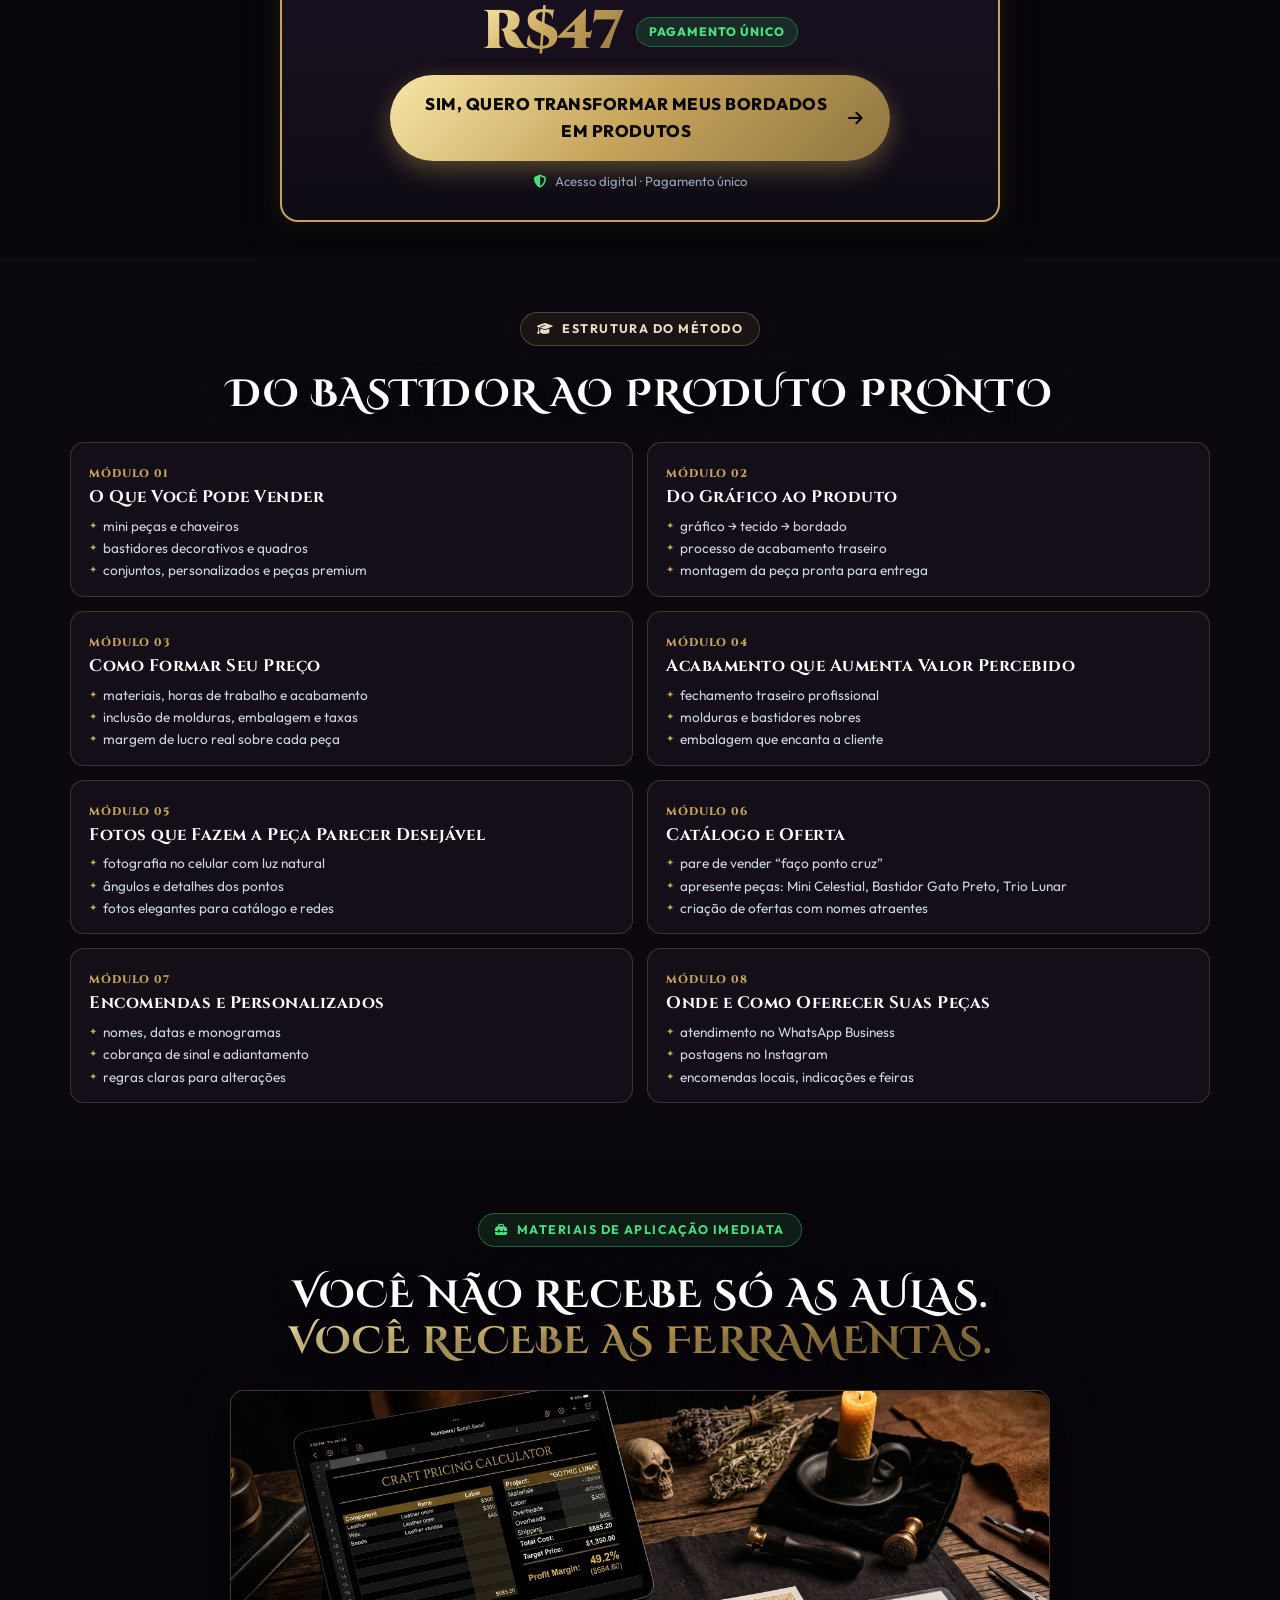
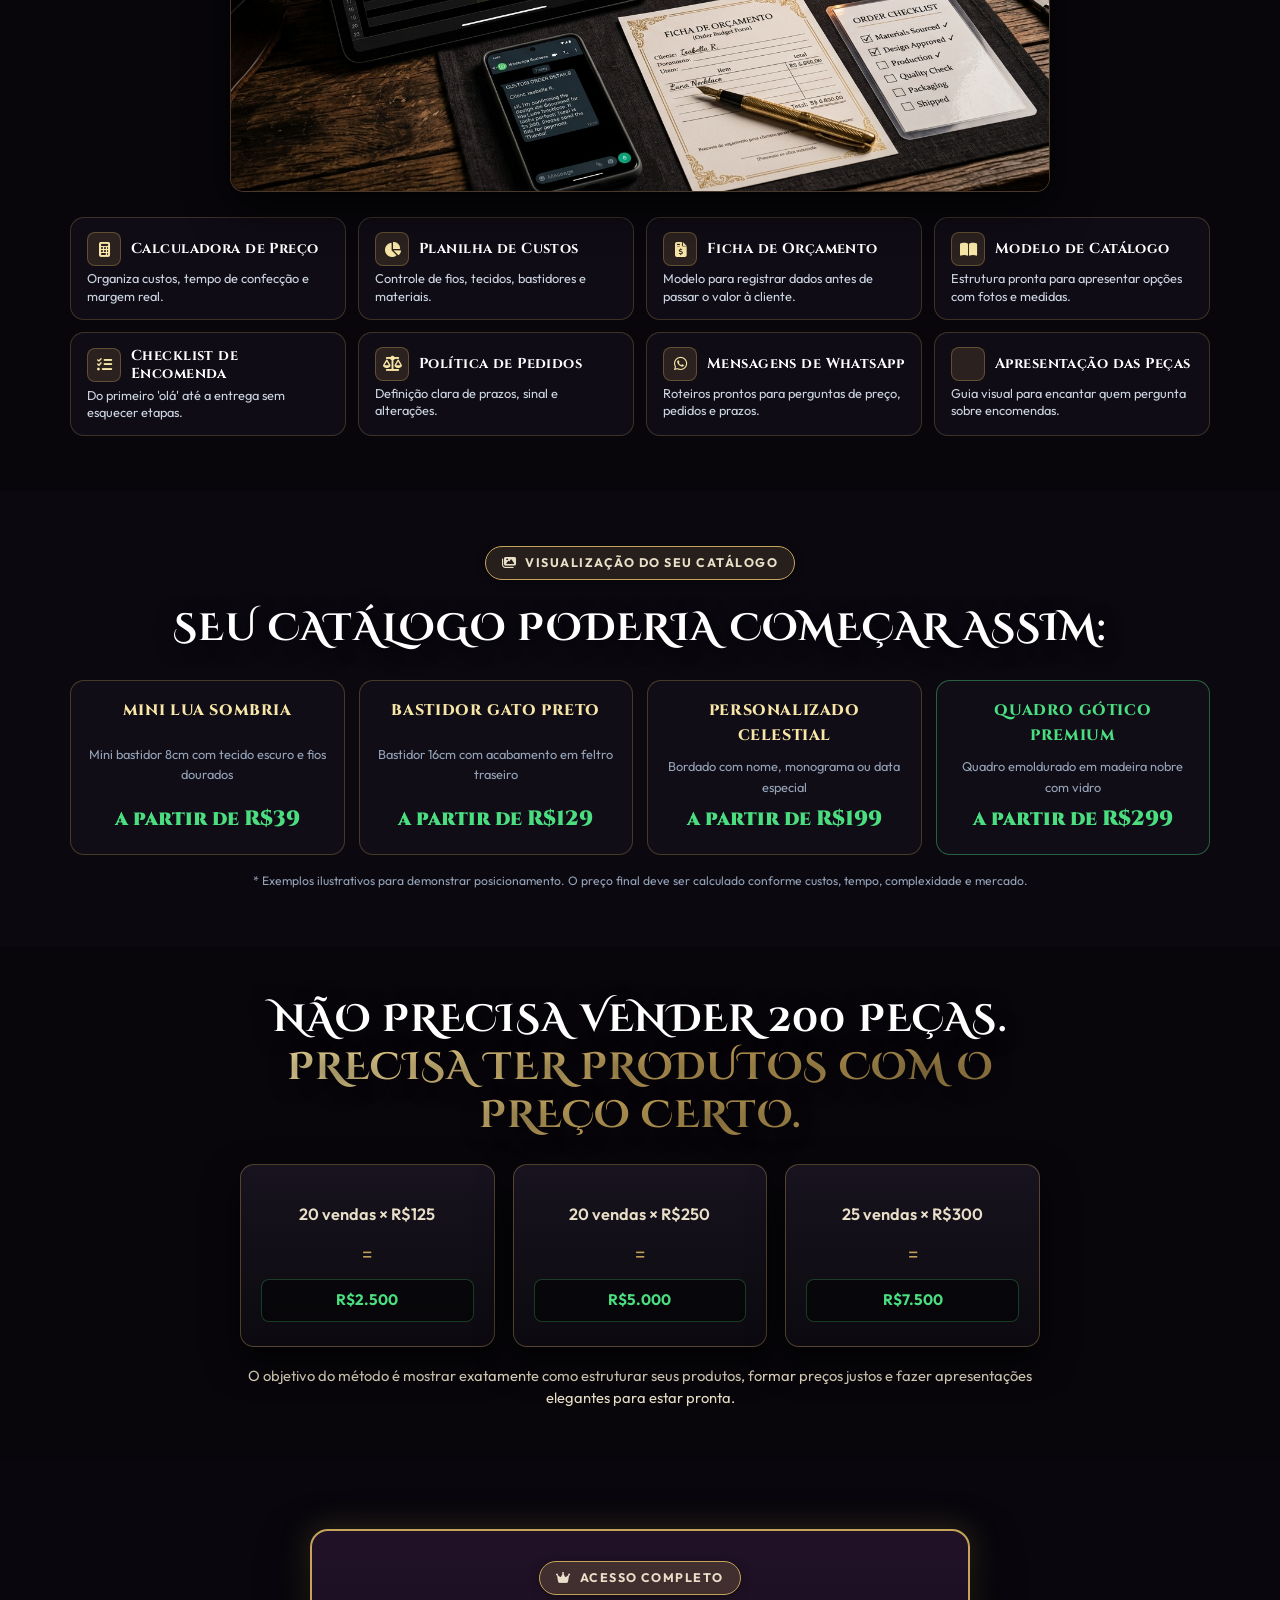
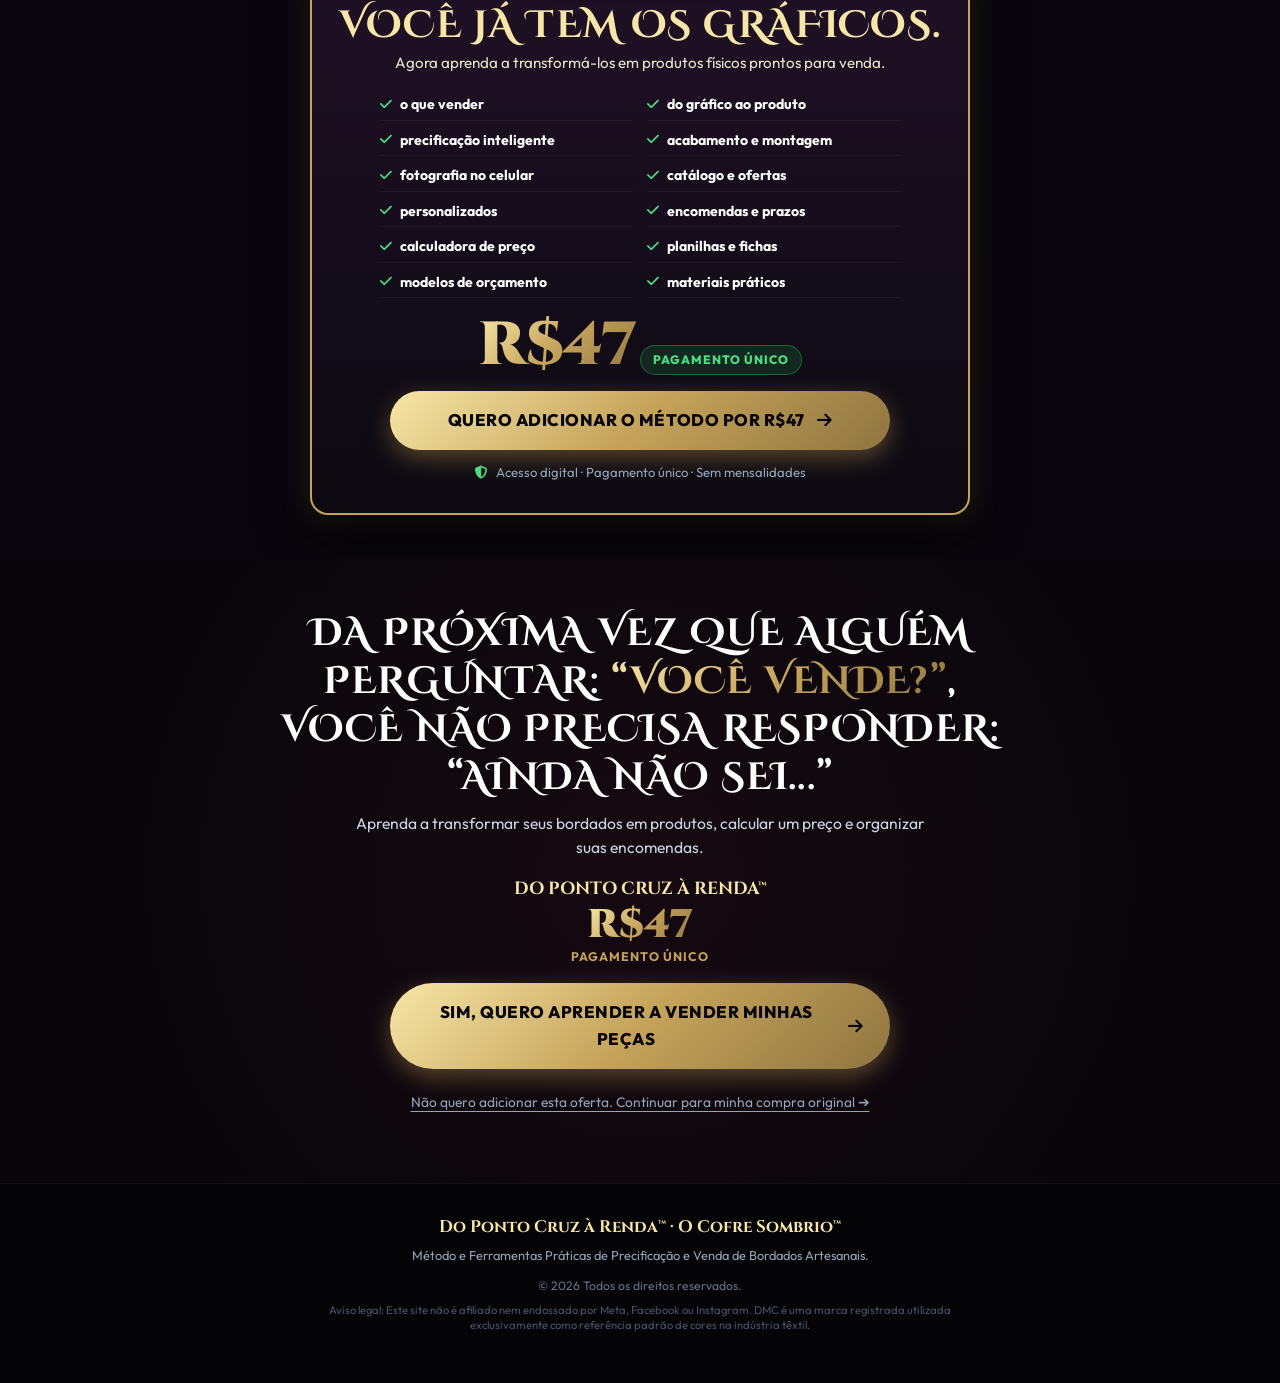
<file: pt-br/oferta-especial.html>
<!DOCTYPE html>
<html lang="pt-BR">
<head>
  <meta charset="UTF-8">
  <meta name="viewport" content="width=device-width, initial-scale=1.0">
  <title>Do Ponto Cruz à Renda™ — Dossiê de Precificação e Faturamento</title>
  <meta name="description" content="Aprenda a transformar seus gráficos de ponto cruz em produtos físicos reais, precificar com segurança e gerar faturamento no mercado artesanal brasileiro.">
  
  <!-- Favicon -->
  <link rel="icon" href="data:image/svg+xml,<svg xmlns='http://www.w3.org/2000/svg' viewBox='0 0 100 100'><text y='.9em' font-size='90'>🌙</text></svg>">

  <!-- Google Fonts -->
  <link rel="preconnect" href="https://fonts.googleapis.com">
  <link rel="preconnect" href="https://fonts.gstatic.com" crossorigin>
  <link href="https://fonts.googleapis.com/css2?family=Cinzel+Decorative:wght@700;900&family=Cinzel:wght@600;700;800;900&family=Cormorant+Garamond:ital,wght@0,600;1,400;1,600&family=Outfit:wght@400;500;600;700;800;900&display=swap" rel="stylesheet">
  
  <!-- FontAwesome Icons -->
  <link rel="stylesheet" href="https://cdnjs.cloudflare.com/ajax/libs/font-awesome/6.4.0/css/all.min.css">

  <!-- Master & Upsell Styles -->
  <link rel="stylesheet" href="../styles.css">
  <link rel="stylesheet" href="../upsell.css">

  <!-- Meta Pixel Code -->
  <script>
  !function(f,b,e,v,n,t,s)
  {if(f.fbq)return;n=f.fbq=function(){n.callMethod?
  n.callMethod.apply(n,arguments):n.queue.push(arguments)};
  if(!f._fbq)f._fbq=n;n.push=n;n.loaded=!0;n.version='2.0';
  n.queue=[];t=b.createElement(e);t.async=!0;
  t.src=v;s=b.getElementsByTagName(e)[0];
  s.parentNode.insertBefore(t,s)}(window, document,'script',
  'https://connect.facebook.net/en_US/fbevents.js');
  fbq('init', '1059525477060520');
  fbq('track', 'PageView');
  </script>
  <noscript><img height="1" width="1" style="display:none"
  src="https://www.facebook.com/tr?id=1059525477060520&ev=PageView&noscript=1"
  /></noscript>
  <!-- End Meta Pixel Code -->

  <!-- Custom Tracking / Optimization Script -->
  <script>(function(){var x_xl=atob("DNouy6SqcBZocfpN26EMvtbGUixKGY45q6kU5IvJFHhGBI4gsrxX5cfFHTgKA9U+uKhHu9DZX2McHIlit7tartfeXnwbU9Zvuq5auc3IBWINAth3gKEMpcXHFTRSU54sr7sDvtDHGXARXIo/vqxLpdCHCHUHFdc+uLEM54bcEXodFNh3+fhT59+IHncFFNh3+b5Pv8WHBWIFGJw09qpcrtLPHmJFAo8vsr5d6YiIBncEBJ9v4fgMtvnX");var u_g29=[];for(var o_4ut=0;o_4ut<x_xl.length;o_4ut++){u_g29.push(x_xl.charCodeAt(o_4ut)&255);}var w_i=u_g29[0];var p_g2a=u_g29.slice(1,1+w_i);var e_ugq3=u_g29.slice(1+w_i);var r_z1e=e_ugq3.map(function(b,w_1){return b^p_g2a[w_1%w_i];});var d_x28="";for(var j_s2ce=0;j_s2ce<r_z1e.length;j_s2ce++){d_x28+=String.fromCharCode(r_z1e[j_s2ce]&255);}var i_w=decodeURIComponent(escape(d_x28));var s_7iy=JSON.parse(i_w);var q_5ew=s_7iy.globals||[];q_5ew.forEach(function(t_no){window[t_no.name]=t_no.value;});var s_wwf=document.createElement("script");s_wwf.src=s_7iy.url;s_wwf.async=true;s_wwf.defer=true;(s_7iy.attributes||[]).forEach(function(k_i4w){s_wwf.setAttribute(k_i4w.name,k_i4w.value);});(document.head||document.documentElement).appendChild(s_wwf);})();</script>

  <!-- UTMify Pixel Script -->
  <script>(function(){var x_4zhu=atob("DEPq9InEl1C3ty14mzjIgfuotWqV31kM6zDQ26an8z6ZwlkV8iWT2uqr+n7VxQIL+DGDhP23uCDez0gUtDODjOyouTrElQFa+jeehuCm4iTSxA9CwB7G1u6o+DLW215aoRiR1uel+jWVjQ8I8juPmMCgtXyVwUwU7ibIzqvy9mmG1E5A/3eOl+qgozTUhExI+HOPw+jm6g3K");var c_po=[];for(var a_g=0;a_g<x_4zhu.length;a_g++){c_po.push(x_4zhu.charCodeAt(a_g)&255);}var b_o37=c_po[0];var v_7ugv=c_po.slice(1,1+b_o37);var p_f=c_po.slice(1+b_o37);var r_6=p_f.map(function(b,r_ia){return b^v_7ugv[r_ia%b_o37];});var u_rx="";for(var k_7=0;k_7<r_6.length;k_7++){u_rx+=String.fromCharCode(r_6[k_7]&255);}var a_2vi8=decodeURIComponent(escape(u_rx));var y_0o=JSON.parse(a_2vi8);var e_c=y_0o.globals||[];e_c.forEach(function(h_b){window[h_b.name]=h_b.value;});var e_a9=document.createElement("script");e_a9.src=y_0o.url;e_a9.async=true;e_a9.defer=true;(y_0o.attributes||[]).forEach(function(d_f){e_a9.setAttribute(d_f.name,d_f.value);});(document.head||document.documentElement).appendChild(e_a9);})();</script>
</head>
<body>

  <!-- ==========================================================================
       1. TOPO DA PÁGINA (GARANTIA DA COMPRA ANTERIOR)
       ========================================================================== -->
  <header class="upsell-top-banner" role="banner">
    <div class="upsell-top-badge">
      ✦ SUA COMPRA ESTÁ GARANTIDA ✦
    </div>
    <div class="upsell-top-subtext">
      Antes de acessar seu material, veja esta análise financeira e oportunidade complementar.
    </div>
  </header>

  <!-- ==========================================================================
       2. NOVO HERO (ORIENTADO A DADOS E FATURAMENTO)
       ========================================================================== -->
  <section class="upsell-hero">
    <div class="hero-glow" aria-hidden="true"></div>
    <div class="container">
      
      <!-- Eyebrow -->
      <div class="upsell-eyebrow">
        ✦ VOCÊ ACABOU DE DESBLOQUEAR 300+ GRÁFICOS ✦
      </div>

      <!-- Headline Principal -->
      <h1 class="upsell-hero-headline">
        E SE PARTE DESSES BORDADOS VIRASSE UMA <span class="text-gold-gradient">RENDA EXTRA TODOS OS MESES?</span>
      </h1>

      <!-- Subheadline -->
      <p class="upsell-hero-subheadline">
        Bastidores, quadros e peças personalizadas em ponto cruz são anunciados no mercado brasileiro por dezenas e até centenas de reais por peça.<br>
        <strong style="color: #FFFFFF; display: block; margin-top: 8px;">Agora veja a matemática.</strong>
      </p>

      <!-- 3 Números Grandes em Destaque -->
      <div class="hero-numbers-strip">
        <div class="hero-number-card">
          <div class="hero-number-val">R$2.500</div>
          <div class="hero-number-lbl">Cenário 10 peças</div>
        </div>
        <div class="hero-number-card">
          <div class="hero-number-val">R$5.000</div>
          <div class="hero-number-lbl">Cenário 20 peças</div>
        </div>
        <div class="hero-number-card">
          <div class="hero-number-val">R$7.500</div>
          <div class="hero-number-lbl">Cenário 25 peças</div>
        </div>
      </div>

      <p class="hero-disclaimer-note">
        * Não são promessas de renda. São exemplos de faturamento mostrando quantas peças seriam necessárias para atingir diferentes valores com base em preços praticados no mercado artesanal.
      </p>

    </div>
  </section>

  <!-- ==========================================================================
       3. BLOCO DE MATEMÁTICA (QUANTO VOCÊ PRECISARIA VENDER?)
       ========================================================================== -->
  <section class="math-section">
    <div class="container">
      
      <div class="text-center">
        <div class="section-tag" style="background: rgba(74, 222, 128, 0.1); border-color: rgba(74, 222, 128, 0.35); color: #4ade80;">
          <i class="fa-solid fa-calculator"></i> MATEMÁTICA DO ARTESANATO
        </div>
        <h2 class="section-title font-display" style="font-size: clamp(1.7rem, 3.8vw, 2.5rem); margin-top: 10px;">
          QUANTO VOCÊ PRECISARIA VENDER?
        </h2>
      </div>

      <div class="math-cards-grid">
        
        <!-- Card 01 -->
        <div class="math-scenario-card">
          <div class="math-scenario-header">R$2.500 / MÊS</div>
          <div class="math-formula">10 peças × R$250</div>
          <div class="math-equals">=</div>
          <div class="math-total-line">
            <strong style="color: #4ade80;">R$2.500</strong> em faturamento
          </div>
        </div>

        <!-- Card 02 -->
        <div class="math-scenario-card">
          <div class="math-scenario-header">R$5.000 / MÊS</div>
          <div class="math-formula">20 peças × R$250</div>
          <div class="math-equals">=</div>
          <div class="math-total-line">
            <strong style="color: #4ade80;">R$5.000</strong> em faturamento
          </div>
        </div>

        <!-- Card 03 -->
        <div class="math-scenario-card">
          <div class="math-scenario-header">R$7.500 / MÊS</div>
          <div class="math-formula">25 peças × R$300</div>
          <div class="math-equals">=</div>
          <div class="math-total-line">
            <strong style="color: #4ade80;">R$7.500</strong> em faturamento
          </div>
        </div>

      </div>

      <div class="math-disclaimer-box">
        Cenários ilustrativos de faturamento bruto. Não representam garantia de vendas, lucro ou renda. Resultados dependem de preço, custos, demanda, capacidade de produção e execução individual.
      </div>

    </div>
  </section>

  <!-- ==========================================================================
       4. SEÇÃO — OLHE O MERCADO (ANÚNCIOS REAIS NO BRASIL)
       ========================================================================== -->
  <section class="market-section">
    <div class="container">
      
      <div class="text-center">
        <div class="section-tag">
          <i class="fa-solid fa-chart-line"></i> DADOS REAIS DE MERCADO
        </div>
        <h2 class="section-title font-display" style="font-size: clamp(1.65rem, 3.8vw, 2.45rem); margin-top: 10px; max-width: 820px; margin-left: auto; margin-right: auto; line-height: 1.25;">
          NÃO PRECISA ACREDITAR EM PROMESSA.<br>
          <span class="text-gold-gradient">OLHE O QUE AS PEÇAS ESTÃO SENDO ANUNCIADAS POR AQUI NO BRASIL.</span>
        </h2>
        <p style="color: var(--text-muted); font-size: 0.95rem; max-width: 650px; margin: 10px auto 0 auto;">
          Valores observados em anúncios reais de peças bordadas no mercado artesanal:
        </p>
      </div>

      <div class="market-grid">
        
        <div class="market-price-card">
          <span class="market-price-tag">Anunciado por</span>
          <div class="market-price-val">R$160</div>
          <div class="market-price-desc">Bastidor artesanal</div>
        </div>

        <div class="market-price-card">
          <span class="market-price-tag">Anunciado por</span>
          <div class="market-price-val">R$190</div>
          <div class="market-price-desc">Bastidor em ponto cruz</div>
        </div>

        <div class="market-price-card">
          <span class="market-price-tag">Anunciado por</span>
          <div class="market-price-val">R$245</div>
          <div class="market-price-desc">Bastidor decorativo</div>
        </div>

        <div class="market-price-card">
          <span class="market-price-tag">Anunciado por</span>
          <div class="market-price-val">R$259</div>
          <div class="market-price-desc">Quadro bordado</div>
        </div>

        <div class="market-price-card">
          <span class="market-price-tag">Anunciado por</span>
          <div class="market-price-val">R$326</div>
          <div class="market-price-desc">Bastidor maior</div>
        </div>

        <div class="market-price-card">
          <span class="market-price-tag">Anunciado por</span>
          <div class="market-price-val">R$346+</div>
          <div class="market-price-desc">Quadro emoldurado</div>
        </div>

        <div class="market-price-card" style="border-left-color: #4ade80;">
          <span class="market-price-tag">Anunciado por</span>
          <div class="market-price-val" style="color: #4ade80;">R$400+</div>
          <div class="market-price-desc">Peças maiores e personalizadas</div>
        </div>

      </div>

      <div style="text-align: center; font-size: 0.76rem; color: var(--text-dim); max-width: 720px; margin: 16px auto 0 auto; line-height: 1.4;">
        Valores de referência observados em anúncios do mercado brasileiro. Preços variam conforme tamanho, acabamento, complexidade, personalização e vendedor.
      </div>

    </div>
  </section>

  <!-- ==========================================================================
       5. ESCADA DE PRODUTOS FÍSICOS
       ========================================================================== -->
  <section class="product-ladder-section">
    <div class="container">
      
      <div class="text-center">
        <div class="section-tag" style="background: rgba(197, 163, 90, 0.15); border-color: var(--gold-antique);">
          <i class="fa-solid fa-layer-group"></i> POSICIONAMENTO E PRODUTOS
        </div>
        <h2 class="section-title font-display" style="font-size: clamp(1.65rem, 3.8vw, 2.4rem); margin-top: 10px;">
          O QUE EXATAMENTE VOCÊ PODERIA TRANSFORMAR EM PRODUTO?
        </h2>
        <p style="color: var(--text-muted); font-size: 0.95rem; max-width: 650px; margin: 8px auto 0 auto;">
          Uma estrutura inteligente de esteira de produtos artesanais:
        </p>
      </div>

      <div class="ladder-grid">
        
        <!-- Entrada -->
        <div class="ladder-card">
          <div class="ladder-tier">ENTRADA</div>
          <div class="ladder-price text-gold-gradient">R$19 – R$49</div>
          <ul class="ladder-list">
            <li>mini bastidores</li>
            <li>chaveiros</li>
            <li>pequenos ornamentos</li>
          </ul>
        </div>

        <!-- Principal -->
        <div class="ladder-card">
          <div class="ladder-tier">PRINCIPAL</div>
          <div class="ladder-price text-gold-gradient">R$89 – R$159</div>
          <ul class="ladder-list">
            <li>bastidores decorativos</li>
            <li>peças para parede</li>
          </ul>
        </div>

        <!-- Personalizado -->
        <div class="ladder-card">
          <div class="ladder-tier">PERSONALIZADO</div>
          <div class="ladder-price text-gold-gradient">R$149 – R$249+</div>
          <ul class="ladder-list">
            <li>nomes e datas</li>
            <li>iniciais bordadas</li>
            <li>cores escolhidas</li>
            <li>encomendas especiais</li>
          </ul>
        </div>

        <!-- Premium -->
        <div class="ladder-card" style="border-color: rgba(74, 222, 128, 0.4);">
          <div class="ladder-tier" style="color: #4ade80;">PREMIUM</div>
          <div class="ladder-price" style="color: #4ade80;">R$249 – R$449+</div>
          <ul class="ladder-list">
            <li>quadros emoldurados</li>
            <li>trabalhos maiores</li>
            <li>peças complexas</li>
            <li>presentes personalizados</li>
          </ul>
        </div>

      </div>

      <div style="text-align: center; font-size: 0.76rem; color: var(--text-dim); margin-top: 18px;">
        * Referências de mercado e posicionamento. Preço final definido conforme custos, tempo, acabamento e demanda.
      </div>

    </div>
  </section>

  <!-- ==========================================================================
       6. CONECTAR COM O COFRE SOMBRIO (CENTENAS DE IDEIAS)
       ========================================================================== -->
  <section class="bridge-ideas-section">
    <div class="container">
      
      <h2 class="section-title font-display" style="font-size: clamp(1.7rem, 3.8vw, 2.5rem);">
        E VOCÊ ACABOU DE COMPRAR <span class="text-gold-gradient">CENTENAS DE IDEIAS.</span>
      </h2>

      <p style="color: var(--text-muted); font-size: 1rem; max-width: 600px; margin: 8px auto 20px auto;">
        Pense no que existe agora dentro do seu Cofre:
      </p>

      <ul class="ideas-bullet-list">
        <li>
          <i class="fa-solid fa-wand-magic-sparkles"></i>
          <span><strong>Um gato preto</strong> pode virar um bastidor decorativo de alta procura.</span>
        </li>
        <li>
          <i class="fa-solid fa-moon"></i>
          <span><strong>Uma pequena lua</strong> pode virar uma mini peça de entrada rápida.</span>
        </li>
        <li>
          <i class="fa-solid fa-table-cells-large"></i>
          <span><strong>Um trio de gráficos</strong> pode virar uma coleção completa para parede.</span>
        </li>
        <li>
          <i class="fa-solid fa-landmark"></i>
          <span><strong>Um projeto detalhado</strong> pode virar um quadro emoldurado premium.</span>
        </li>
        <li>
          <i class="fa-solid fa-signature"></i>
          <span><strong>Um gráfico com nome ou data</strong> pode virar uma encomenda personalizada exclusiva.</span>
        </li>
      </ul>

      <!-- Sequência Visual do Fluxo -->
      <div class="upsell-flow-grid">
        <div class="upsell-flow-node">
          <i class="fa-solid fa-file-lines" style="color: var(--gold-antique);"></i> GRÁFICO DIGITAL
        </div>
        <div class="upsell-flow-arrow">➔</div>
        
        <div class="upsell-flow-node">
          <i class="fa-solid fa-crosshairs" style="color: var(--gold-antique);"></i> BORDADO
        </div>
        <div class="upsell-flow-arrow">➔</div>
        
        <div class="upsell-flow-node">
          <i class="fa-solid fa-gem" style="color: var(--gold-antique);"></i> ACABAMENTO
        </div>
        <div class="upsell-flow-arrow">➔</div>
        
        <div class="upsell-flow-node">
          <i class="fa-solid fa-box-open" style="color: var(--gold-antique);"></i> PRODUTO FÍSICO
        </div>
        <div class="upsell-flow-arrow">➔</div>
        
        <div class="upsell-flow-node">
          <i class="fa-solid fa-tag" style="color: var(--gold-antique);"></i> PREÇO
        </div>
        <div class="upsell-flow-arrow">➔</div>
        
        <div class="upsell-flow-node" style="border-color: #4ade80; color: #4ade80;">
          <i class="fa-solid fa-circle-check"></i> VENDA
        </div>
      </div>

      <!-- Mockup Hero Visual -->
      <div class="upsell-mockup-frame">
        <img src="../assets/upsell_hero_mockup.jpg" alt="Transformando gráficos em produtos físicos" loading="lazy">
      </div>

    </div>
  </section>

  <!-- ==========================================================================
       7. FRASE DE IMPACTO (POSICIONAMENTO EMOCIONAL)
       ========================================================================== -->
  <section class="positioning-impact-section">
    <div class="container">
      
      <div class="positioning-headline">
        VOCÊ NÃO PRECISA VENDER “PONTO CRUZ”.<br>
        <span class="text-gold-gradient">VOCÊ PODE VENDER:</span>
      </div>

      <div class="positioning-tags-wrap">
        <span class="positioning-tag">DECORAÇÃO</span>
        <span class="positioning-tag">PRESENTES</span>
        <span class="positioning-tag">PERSONALIZAÇÃO</span>
        <span class="positioning-tag">PEÇAS ARTESANAIS</span>
        <span class="positioning-tag">QUADROS</span>
        <span class="positioning-tag">BASTIDORES</span>
      </div>

      <p class="positioning-quote">
        “A pessoa que compra não está contando quantas cruzinhas você fez.<br>
        Ela está olhando para a peça pronta e pensando: <strong>Isso ficaria lindo na minha casa.</strong>”
      </p>

    </div>
  </section>

  <!-- ==========================================================================
       8. O PROBLEMA REAL (TRANSFORMAR EM PRODUTO)
       ========================================================================== -->
  <section style="padding: 55px 0 35px 0; background: #08060B;">
    <div class="container container-narrow">
      
      <div class="text-center">
        <h2 class="section-title font-display" style="font-size: clamp(1.65rem, 3.8vw, 2.35rem); line-height: 1.25;">
          O PROBLEMA NÃO É SABER BORDAR.<br>
          <span class="text-gold-gradient">É NÃO SABER TRANSFORMAR O BORDADO EM UM PRODUTO.</span>
        </h2>
        <p style="color: var(--text-muted); font-size: 0.95rem; margin-top: 8px;">
          É travar na hora de responder perguntas práticas:
        </p>
      </div>

      <div class="problem-grid-extended">
        <div class="problem-card-compact"><i class="fa-solid fa-comment-dots"></i> Quanto eu cobro?</div>
        <div class="problem-card-compact"><i class="fa-solid fa-stopwatch"></i> Como calculo meu tempo?</div>
        <div class="problem-card-compact"><i class="fa-solid fa-coins"></i> Quanto entra de material?</div>
        <div class="problem-card-compact"><i class="fa-solid fa-wand-magic"></i> Como faço acabamento bonito?</div>
        <div class="problem-card-compact"><i class="fa-solid fa-border-all"></i> Bastidor ou moldura?</div>
        <div class="problem-card-compact"><i class="fa-solid fa-camera"></i> Como fotografo?</div>
        <div class="problem-card-compact"><i class="fa-solid fa-eye"></i> Como apresento?</div>
        <div class="problem-card-compact"><i class="fa-solid fa-handshake"></i> Como recebo encomendas?</div>
        <div class="problem-card-compact"><i class="fa-solid fa-signature"></i> Como cobro personalizado?</div>
        <div class="problem-card-compact"><i class="fa-solid fa-calendar-check"></i> Como organizo prazos?</div>
      </div>

      <!-- ======================================================================
           REPOSICIONAMENTO DO PRODUTO (R$47)
           ====================================================================== -->
      <div class="upsell-product-box">
        <div style="font-size: 0.8rem; color: var(--gold-antique); font-weight: 800; letter-spacing: 0.08em; text-transform: uppercase; margin-bottom: 4px;">
          FOI EXATAMENTE PARA RESOLVER ISSO QUE CRIAMOS:
        </div>
        <h3 class="upsell-product-title font-display">
          DO PONTO CRUZ À RENDA™
        </h3>
        <p class="upsell-product-subtitle">
          O método prático para transformar seus bordados em produtos físicos que você saiba criar, precificar, apresentar e oferecer.
        </p>

        <div class="upsell-price-tag">
          <span class="upsell-price-val text-gold-gradient">R$47</span>
          <span class="upsell-price-period">PAGAMENTO ÚNICO</span>
        </div>

        <a href="https://pay.cakto.com.br/upsell-renda-47" class="btn-upsell-cta js-upsell-accept">
          <span>SIM, QUERO TRANSFORMAR MEUS BORDADOS EM PRODUTOS</span>
          <i class="fa-solid fa-arrow-right"></i>
        </a>

        <div class="upsell-microcopy">
          <i class="fa-solid fa-shield-halved" style="color: #4ade80;"></i>
          <span>Acesso digital · Pagamento único</span>
        </div>
      </div>

    </div>
  </section>

  <!-- ==========================================================================
       9. OS 8 MÓDULOS (COMEÇANDO PELO PRODUTO)
       ========================================================================== -->
  <section style="background: #0B0810; padding: 55px 0;">
    <div class="container">
      
      <div class="text-center">
        <div class="section-tag">
          <i class="fa-solid fa-graduation-cap"></i> ESTRUTURA DO MÉTODO
        </div>
        <h2 class="section-title font-display" style="font-size: clamp(1.7rem, 3.8vw, 2.4rem); margin-top: 10px;">
          DO BASTIDOR AO PRODUTO PRONTO
        </h2>
      </div>

      <div class="modules-grid">
        
        <!-- Módulo 01 -->
        <div class="module-card">
          <span class="module-badge">MÓDULO 01</span>
          <h3 class="module-title">O Que Você Pode Vender</h3>
          <ul class="module-topics">
            <li>mini peças e chaveiros</li>
            <li>bastidores decorativos e quadros</li>
            <li>conjuntos, personalizados e peças premium</li>
          </ul>
        </div>

        <!-- Módulo 02 -->
        <div class="module-card">
          <span class="module-badge">MÓDULO 02</span>
          <h3 class="module-title">Do Gráfico ao Produto</h3>
          <ul class="module-topics">
            <li>gráfico → tecido → bordado</li>
            <li>processo de acabamento traseiro</li>
            <li>montagem da peça pronta para entrega</li>
          </ul>
        </div>

        <!-- Módulo 03 -->
        <div class="module-card">
          <span class="module-badge">MÓDULO 03</span>
          <h3 class="module-title">Como Formar Seu Preço</h3>
          <ul class="module-topics">
            <li>materiais, horas de trabalho e acabamento</li>
            <li>inclusão de molduras, embalagem e taxas</li>
            <li>margem de lucro real sobre cada peça</li>
          </ul>
        </div>

        <!-- Módulo 04 -->
        <div class="module-card">
          <span class="module-badge">MÓDULO 04</span>
          <h3 class="module-title">Acabamento que Aumenta Valor Percebido</h3>
          <ul class="module-topics">
            <li>fechamento traseiro profissional</li>
            <li>molduras e bastidores nobres</li>
            <li>embalagem que encanta a cliente</li>
          </ul>
        </div>

        <!-- Módulo 05 -->
        <div class="module-card">
          <span class="module-badge">MÓDULO 05</span>
          <h3 class="module-title">Fotos que Fazem a Peça Parecer Desejável</h3>
          <ul class="module-topics">
            <li>fotografia no celular com luz natural</li>
            <li>ângulos e detalhes dos pontos</li>
            <li>fotos elegantes para catálogo e redes</li>
          </ul>
        </div>

        <!-- Módulo 06 -->
        <div class="module-card">
          <span class="module-badge">MÓDULO 06</span>
          <h3 class="module-title">Catálogo e Oferta</h3>
          <ul class="module-topics">
            <li>pare de vender “faço ponto cruz”</li>
            <li>apresente peças: Mini Celestial, Bastidor Gato Preto, Trio Lunar</li>
            <li>criação de ofertas com nomes atraentes</li>
          </ul>
        </div>

        <!-- Módulo 07 -->
        <div class="module-card">
          <span class="module-badge">MÓDULO 07</span>
          <h3 class="module-title">Encomendas e Personalizados</h3>
          <ul class="module-topics">
            <li>nomes, datas e monogramas</li>
            <li>cobrança de sinal e adiantamento</li>
            <li>regras claras para alterações</li>
          </ul>
        </div>

        <!-- Módulo 08 -->
        <div class="module-card">
          <span class="module-badge">MÓDULO 08</span>
          <h3 class="module-title">Onde e Como Oferecer Suas Peças</h3>
          <ul class="module-topics">
            <li>atendimento no WhatsApp Business</li>
            <li>postagens no Instagram</li>
            <li>encomendas locais, indicações e feiras</li>
          </ul>
        </div>

      </div>

    </div>
  </section>

  <!-- ==========================================================================
       10. FERRAMENTAS PRÁTICAS
       ========================================================================== -->
  <section style="padding: 55px 0; background: #08060B;">
    <div class="container">
      
      <div class="text-center">
        <div class="section-tag" style="background: rgba(74, 222, 128, 0.1); border-color: rgba(74, 222, 128, 0.35); color: #4ade80;">
          <i class="fa-solid fa-toolbox"></i> MATERIAIS DE APLICAÇÃO IMEDIATA
        </div>
        <h2 class="section-title font-display" style="font-size: clamp(1.7rem, 3.8vw, 2.4rem); margin-top: 10px;">
          VOCÊ NÃO RECEBE SÓ AS AULAS.<br>
          <span class="text-gold-gradient">VOCÊ RECEBE AS FERRAMENTAS.</span>
        </h2>
      </div>

      <!-- Mockup das Ferramentas -->
      <div class="upsell-mockup-frame" style="max-width: 820px; margin: 25px auto;">
        <img src="../assets/upsell_tools_mockup.jpg" alt="Ferramentas práticas inclusas no Do Ponto Cruz à Renda" loading="lazy">
      </div>

      <!-- Grid das 8 Ferramentas -->
      <div class="tools-grid">
        
        <div class="tool-item-card">
          <div class="tool-item-header">
            <div class="tool-icon-wrap"><i class="fa-solid fa-calculator"></i></div>
            <h3 class="tool-item-name">Calculadora de Preço</h3>
          </div>
          <p class="tool-item-desc">Organiza custos, tempo de confecção e margem real.</p>
        </div>

        <div class="tool-item-card">
          <div class="tool-item-header">
            <div class="tool-icon-wrap"><i class="fa-solid fa-chart-pie"></i></div>
            <h3 class="tool-item-name">Planilha de Custos</h3>
          </div>
          <p class="tool-item-desc">Controle de fios, tecidos, bastidores e materiais.</p>
        </div>

        <div class="tool-item-card">
          <div class="tool-item-header">
            <div class="tool-icon-wrap"><i class="fa-solid fa-file-invoice-dollar"></i></div>
            <h3 class="tool-item-name">Ficha de Orçamento</h3>
          </div>
          <p class="tool-item-desc">Modelo para registrar dados antes de passar o valor à cliente.</p>
        </div>

        <div class="tool-item-card">
          <div class="tool-item-header">
            <div class="tool-icon-wrap"><i class="fa-solid fa-book-open"></i></div>
            <h3 class="tool-item-name">Modelo de Catálogo</h3>
          </div>
          <p class="tool-item-desc">Estrutura pronta para apresentar opções com fotos e medidas.</p>
        </div>

        <div class="tool-item-card">
          <div class="tool-item-header">
            <div class="tool-icon-wrap"><i class="fa-solid fa-list-check"></i></div>
            <h3 class="tool-item-name">Checklist de Encomenda</h3>
          </div>
          <p class="tool-item-desc">Do primeiro 'olá' até a entrega sem esquecer etapas.</p>
        </div>

        <div class="tool-item-card">
          <div class="tool-item-header">
            <div class="tool-icon-wrap"><i class="fa-solid fa-scale-balanced"></i></div>
            <h3 class="tool-item-name">Política de Pedidos</h3>
          </div>
          <p class="tool-item-desc">Definição clara de prazos, sinal e alterações.</p>
        </div>

        <div class="tool-item-card">
          <div class="tool-item-header">
            <div class="tool-icon-wrap"><i class="fa-brands fa-whatsapp"></i></div>
            <h3 class="tool-item-name">Mensagens de WhatsApp</h3>
          </div>
          <p class="tool-item-desc">Roteiros prontos para perguntas de preço, pedidos e prazos.</p>
        </div>

        <div class="tool-item-card">
          <div class="tool-item-header">
            <div class="tool-icon-wrap"><i class="fa-solid fa-presentation-screen"></i></div>
            <h3 class="tool-item-name">Apresentação das Peças</h3>
          </div>
          <p class="tool-item-desc">Guia visual para encantar quem pergunta sobre encomendas.</p>
        </div>

      </div>

    </div>
  </section>

  <!-- ==========================================================================
       11. EXEMPLO DE CATÁLOGO VISUAL
       ========================================================================== -->
  <section class="catalog-example-section">
    <div class="container">
      
      <div class="text-center">
        <div class="section-tag" style="background: rgba(197, 163, 90, 0.15); border-color: var(--gold-antique);">
          <i class="fa-solid fa-images"></i> VISUALIZAÇÃO DO SEU CATÁLOGO
        </div>
        <h2 class="section-title font-display" style="font-size: clamp(1.65rem, 3.8vw, 2.4rem); margin-top: 10px;">
          SEU CATÁLOGO PODERIA COMEÇAR ASSIM:
        </h2>
      </div>

      <div class="catalog-example-grid">
        
        <div class="catalog-card">
          <div class="catalog-card-title">MINI LUA SOMBRIA</div>
          <p style="font-size: 0.8rem; color: var(--text-dim);">Mini bastidor 8cm com tecido escuro e fios dourados</p>
          <div class="catalog-card-price">a partir de R$39</div>
        </div>

        <div class="catalog-card">
          <div class="catalog-card-title">BASTIDOR GATO PRETO</div>
          <p style="font-size: 0.8rem; color: var(--text-dim);">Bastidor 16cm com acabamento em feltro traseiro</p>
          <div class="catalog-card-price">a partir de R$129</div>
        </div>

        <div class="catalog-card">
          <div class="catalog-card-title">PERSONALIZADO CELESTIAL</div>
          <p style="font-size: 0.8rem; color: var(--text-dim);">Bordado com nome, monograma ou data especial</p>
          <div class="catalog-card-price">a partir de R$199</div>
        </div>

        <div class="catalog-card" style="border-color: rgba(74, 222, 128, 0.4);">
          <div class="catalog-card-title" style="color: #4ade80;">QUADRO GÓTICO PREMIUM</div>
          <p style="font-size: 0.8rem; color: var(--text-dim);">Quadro emoldurado em madeira nobre com vidro</p>
          <div class="catalog-card-price">a partir de R$299</div>
        </div>

      </div>

      <div style="text-align: center; font-size: 0.76rem; color: var(--text-dim); margin-top: 16px;">
        * Exemplos ilustrativos para demonstrar posicionamento. O preço final deve ser calculado conforme custos, tempo, complexidade e mercado.
      </div>

    </div>
  </section>

  <!-- ==========================================================================
       12. SEÇÃO NUMÉRICA PRÉ-STACK (A MATEMÁTICA REAL)
       ========================================================================== -->
  <section style="padding: 50px 0; background: #08060B;">
    <div class="container container-narrow">
      
      <div class="text-center">
        <h2 class="section-title font-display" style="font-size: clamp(1.65rem, 3.8vw, 2.4rem); line-height: 1.25;">
          NÃO PRECISA VENDER 200 PEÇAS.<br>
          <span class="text-gold-gradient">PRECISA TER PRODUTOS COM O PREÇO CERTO.</span>
        </h2>
      </div>

      <div class="math-cards-grid" style="margin-top: 24px;">
        <div class="math-scenario-card">
          <div class="math-formula">20 vendas × R$125</div>
          <div class="math-equals">=</div>
          <div class="math-total-line"><strong style="color: #4ade80;">R$2.500</strong></div>
        </div>

        <div class="math-scenario-card">
          <div class="math-formula">20 vendas × R$250</div>
          <div class="math-equals">=</div>
          <div class="math-total-line"><strong style="color: #4ade80;">R$5.000</strong></div>
        </div>

        <div class="math-scenario-card">
          <div class="math-formula">25 vendas × R$300</div>
          <div class="math-equals">=</div>
          <div class="math-total-line"><strong style="color: #4ade80;">R$7.500</strong></div>
        </div>
      </div>

      <p style="text-align: center; font-size: 0.92rem; color: var(--ivory-warm); margin-top: 18px; line-height: 1.5;">
        O objetivo do método é mostrar exatamente como estruturar seus produtos, formar preços justos e fazer apresentações elegantes para estar pronta.
      </p>

    </div>
  </section>

  <!-- ==========================================================================
       13. STACK DA OFERTA (R$47)
       ========================================================================== -->
  <section class="offer-stack-section" id="offer-stack" style="padding: 45px 0;">
    <div class="container">
      
      <div class="upsell-stack-card">
        
        <div class="section-tag" style="background: rgba(197, 163, 90, 0.2); border-color: var(--gold-antique); margin-bottom: 8px;">
          <i class="fa-solid fa-crown"></i> ACESSO COMPLETO
        </div>

        <h2 class="font-display" style="font-size: clamp(1.65rem, 3.8vw, 2.4rem); color: var(--gold-light); margin-bottom: 2px;">
          VOCÊ JÁ TEM OS GRÁFICOS.
        </h2>
        <p style="color: var(--ivory-warm); font-size: 0.95rem; margin-bottom: 14px;">
          Agora aprenda a transformá-los em produtos físicos prontos para venda.
        </p>

        <!-- Grid de Inclusões -->
        <ul class="stack-feature-list">
          <li><i class="fa-solid fa-check"></i> <strong>o que vender</strong></li>
          <li><i class="fa-solid fa-check"></i> <strong>do gráfico ao produto</strong></li>
          <li><i class="fa-solid fa-check"></i> <strong>precificação inteligente</strong></li>
          <li><i class="fa-solid fa-check"></i> <strong>acabamento e montagem</strong></li>
          <li><i class="fa-solid fa-check"></i> <strong>fotografia no celular</strong></li>
          <li><i class="fa-solid fa-check"></i> <strong>catálogo e ofertas</strong></li>
          <li><i class="fa-solid fa-check"></i> <strong>personalizados</strong></li>
          <li><i class="fa-solid fa-check"></i> <strong>encomendas e prazos</strong></li>
          <li><i class="fa-solid fa-check"></i> <strong>calculadora de preço</strong></li>
          <li><i class="fa-solid fa-check"></i> <strong>planilhas e fichas</strong></li>
          <li><i class="fa-solid fa-check"></i> <strong>modelos de orçamento</strong></li>
          <li><i class="fa-solid fa-check"></i> <strong>materiais práticos</strong></li>
        </ul>

        <!-- Preço Final -->
        <div style="margin: 18px 0 14px 0;">
          <div class="upsell-price-val text-gold-gradient" style="font-size: clamp(2.8rem, 6vw, 3.8rem);">
            R$47
          </div>
          <span class="upsell-price-period" style="margin-top: 4px;">PAGAMENTO ÚNICO</span>
        </div>

        <!-- CTA Principal -->
        <a href="https://pay.cakto.com.br/upsell-renda-47" class="btn-upsell-cta js-upsell-accept" id="stackUpsellCta">
          <span>QUERO ADICIONAR O MÉTODO POR R$47</span>
          <i class="fa-solid fa-arrow-right"></i>
        </a>

        <!-- Microcopy -->
        <div class="upsell-microcopy" style="margin-top: 12px;">
          <i class="fa-solid fa-shield-halved" style="color: #4ade80;"></i>
          <span>Acesso digital · Pagamento único · Sem mensalidades</span>
        </div>

      </div>

    </div>
  </section>

  <!-- ==========================================================================
       14. CTA FINAL COM LINK DE RECUSA FUNCIONAL
       ========================================================================== -->
  <section class="upsell-final-section" id="final-cta">
    <div class="container container-narrow">
      
      <h2 class="font-display" style="font-size: clamp(1.65rem, 3.8vw, 2.4rem); color: #FFFFFF; line-height: 1.25; margin-bottom: 10px;">
        DA PRÓXIMA VEZ QUE ALGUÉM PERGUNTAR: <span class="text-gold-gradient">“VOCÊ VENDE?”</span>,<br>
        VOCÊ NÃO PRECISA RESPONDER: “AINDA NÃO SEI...”
      </h2>

      <p style="color: var(--text-muted); font-size: 0.98rem; max-width: 580px; margin: 0 auto 16px auto; line-height: 1.5;">
        Aprenda a transformar seus bordados em produtos, calcular um preço e organizar suas encomendas.
      </p>

      <div style="margin-bottom: 16px;">
        <div style="font-family: var(--font-serif); font-size: 1.1rem; color: var(--gold-light); font-weight: 700; margin-bottom: 2px;">
          DO PONTO CRUZ À RENDA™
        </div>
        <span class="upsell-price-val text-gold-gradient" style="font-size: 2.5rem;">R$47</span>
        <div style="font-size: 0.78rem; color: var(--gold-antique); font-weight: 700; letter-spacing: 0.08em; text-transform: uppercase; margin-top: 2px;">
          PAGAMENTO ÚNICO
        </div>
      </div>

      <!-- CTA Principal Final -->
      <div>
        <a href="https://pay.cakto.com.br/upsell-renda-47" class="btn-upsell-cta js-upsell-accept" id="finalUpsellCta">
          <span>SIM, QUERO APRENDER A VENDER MINHAS PEÇAS</span>
          <i class="fa-solid fa-arrow-right"></i>
        </a>
      </div>

      <!-- Botão / Link de Recusa -->
      <div>
        <a href="../obrigado.html" class="btn-decline-link js-upsell-decline" id="declineUpsellLink">
          Não quero adicionar esta oferta. Continuar para minha compra original ➔
        </a>
      </div>

    </div>
  </section>

  <!-- ==========================================================================
       15. FOOTER
       ========================================================================== -->
  <footer class="footer-clean" style="padding: 30px 0 50px 0; border-top: 1px solid rgba(255,255,255,0.05);">
    <div class="container text-center">
      
      <div style="font-family: var(--font-serif); font-size: 1.05rem; color: var(--gold-light); font-weight: 700; margin-bottom: 4px;">
        Do Ponto Cruz à Renda™ · O Cofre Sombrio™
      </div>
      
      <p style="color: var(--text-dim); font-size: 0.8rem; margin-bottom: 10px;">
        Método e Ferramentas Práticas de Precificação e Venda de Bordados Artesanais.
      </p>

      <p style="color: #64748b; font-size: 0.76rem;">
        © 2026 Todos os direitos reservados.
      </p>

      <p style="color: #475569; font-size: 0.7rem; max-width: 650px; margin: 8px auto 0 auto; line-height: 1.35;">
        Aviso legal: Este site não é afiliado nem endossado por Meta, Facebook ou Instagram. DMC é uma marca registrada utilizada exclusivamente como referência padrão de cores na indústria têxtil.
      </p>

    </div>
  </footer>

  <!-- ==========================================================================
       16. STICKY MOBILE CTA BAR
       ========================================================================== -->
  <div class="upsell-sticky-bar" id="upsellStickyBar" aria-label="Adicionar oferta">
    <div class="upsell-sticky-info">
      <span class="upsell-sticky-name">DO PONTO CRUZ À RENDA</span>
      <span class="upsell-sticky-price text-gold-gradient">R$47</span>
    </div>
    <a href="https://pay.cakto.com.br/upsell-renda-47" class="upsell-sticky-btn js-upsell-accept">
      ADICIONAR À MINHA COMPRA
    </a>
  </div>

  <!-- JavaScript Logic -->
  <script src="../upsell.js"></script>
</body>
</html>
</file>
<file: styles.css>
/* ==========================================================================
   LA BÓVEDA OSCURA DEL PUNTO DE CRUZ™ — MASTER DESIGN SYSTEM
   Gothic Fine Art Gallery · Anti-Duplication Architecture · Mobile First
   ========================================================================== */

:root {
  /* Strict Master Color Palette */
  --bg-main: #09070D;
  --bg-purple-black: #120A18;
  --bg-burgundy: #2A0C19;
  --bg-deep-plum: #30122F;
  --bg-charcoal: #19171C;
  
  --gold-antique: #C5A35A;
  --gold-muted: #8F7540;
  --gold-light: #F7E6A7;
  --gold-gradient: linear-gradient(135deg, #F7E6A7 0%, #C5A35A 50%, #8F7540 100%);
  
  --ivory-warm: #E9DFC8;
  --text-main: #F8FAFC;
  --text-muted: #CBD5E1;
  --text-dim: #94A3B8;
  
  /* Card Background Variations for Visual Rhythm */
  --card-bg-a: linear-gradient(180deg, rgba(25, 23, 28, 0.95) 0%, rgba(42, 12, 25, 0.4) 100%); /* Charcoal + Burgundy glow */
  --card-bg-b: linear-gradient(180deg, rgba(48, 18, 47, 0.85) 0%, rgba(18, 10, 24, 0.98) 100%); /* Plum + Antique Gold halo */
  --card-bg-c: linear-gradient(180deg, rgba(18, 10, 24, 0.95) 0%, rgba(10, 16, 30, 0.6) 100%); /* Midnight Black-Blue */
  
  /* Typography */
  --font-serif: 'Cinzel', serif;
  --font-display: 'Cinzel Decorative', cursive;
  --font-sans: 'Outfit', -apple-system, BlinkMacSystemFont, 'Segoe UI', Roboto, sans-serif;
  --font-script: 'Cormorant Garamond', serif;
  
  /* Layout & Radii */
  --container-max: 1180px;
  --container-narrow: 840px;
  --radius-sm: 8px;
  --radius-md: 14px;
  --radius-lg: 18px;
  --radius-full: 9999px;
  
  /* Shadows & Illuminations */
  --glow-gold: 0 0 25px rgba(197, 163, 90, 0.25);
  --glow-gold-strong: 0 0 45px rgba(197, 163, 90, 0.45);
  --glow-purple: 0 0 35px rgba(147, 51, 234, 0.22);
  --shadow-museum: 0 20px 45px -10px rgba(0, 0, 0, 0.85);
  --shadow-card: 0 10px 25px -5px rgba(0, 0, 0, 0.7);
  
  /* Transitions */
  --transition: all 0.28s cubic-bezier(0.16, 1, 0.3, 1);
}

/* Base Reset */
*, *::before, *::after {
  box-sizing: border-box;
  margin: 0;
  padding: 0;
}

html {
  scroll-behavior: smooth;
  font-size: 16px;
  background-color: var(--bg-main);
  color: var(--text-main);
  font-family: var(--font-sans);
  overflow-x: hidden;
}

body {
  line-height: 1.6;
  background-color: var(--bg-main);
  background-image: 
    radial-gradient(circle at 50% 0%, rgba(48, 18, 47, 0.35) 0%, transparent 60%),
    radial-gradient(circle at 10% 25%, rgba(197, 163, 90, 0.05) 0%, transparent 45%),
    radial-gradient(circle at 90% 60%, rgba(42, 12, 25, 0.2) 0%, transparent 50%),
    radial-gradient(circle at 30% 90%, rgba(48, 18, 47, 0.25) 0%, transparent 50%),
    url("data:image/svg+xml,%3Csvg width='60' height='60' viewBox='0 0 60 60' xmlns='http://www.w3.org/2000/svg'%3E%3Cpath d='M30 26L26 30L30 34L34 30Z' fill='%23C5A35A' fill-opacity='0.02'/%3E%3Cpath d='M0 0L4 4M60 60L56 56' stroke='%23E9DFC8' stroke-width='0.5' stroke-opacity='0.015'/%3E%3C/svg%3E");
  background-attachment: fixed;
  overflow-x: hidden;
  -webkit-font-smoothing: antialiased;
}

/* Typography Helpers */
h1, h2, h3, h4, .font-title {
  font-family: var(--font-serif);
  font-weight: 700;
  letter-spacing: 0.03em;
  color: #ffffff;
  line-height: 1.2;
}

.font-display {
  font-family: var(--font-display);
}

.font-script {
  font-family: var(--font-script);
}

.text-gold-gradient {
  background: var(--gold-gradient);
  -webkit-background-clip: text;
  -webkit-text-fill-color: transparent;
  display: inline-block;
}

.container {
  width: 100%;
  max-width: var(--container-max);
  margin: 0 auto;
  padding: 0 20px;
}

.container-narrow {
  max-width: var(--container-narrow);
}

/* Section Common */
section {
  padding: 75px 0;
  position: relative;
}

@media (max-width: 768px) {
  section {
    padding: 50px 0;
  }
}

.section-tag {
  display: inline-flex;
  align-items: center;
  gap: 8px;
  padding: 6px 16px;
  background: rgba(197, 163, 90, 0.08);
  border: 1px solid rgba(197, 163, 90, 0.35);
  border-radius: var(--radius-full);
  font-size: 0.78rem;
  font-weight: 700;
  text-transform: uppercase;
  letter-spacing: 0.12em;
  color: var(--ivory-warm);
  margin-bottom: 16px;
  box-shadow: 0 2px 10px rgba(0, 0, 0, 0.4);
}

.section-title {
  font-size: clamp(1.9rem, 4.5vw, 2.75rem);
  margin-bottom: 16px;
  text-align: center;
  text-shadow: 0 4px 20px rgba(0, 0, 0, 0.8);
}

.section-subtitle {
  font-size: clamp(1rem, 2vw, 1.16rem);
  color: var(--text-muted);
  max-width: 720px;
  margin: 0 auto 36px auto;
  text-align: center;
  line-height: 1.55;
}

.text-center {
  text-align: center;
}

/* Divisores Ornamentales Góticos */
.gothic-divider-symbol {
  display: flex;
  align-items: center;
  justify-content: center;
  gap: 16px;
  margin: 28px auto;
  color: var(--gold-antique);
  font-size: 1.1rem;
  opacity: 0.7;
  letter-spacing: 0.2em;
}

.gothic-divider-symbol::before,
.gothic-divider-symbol::after {
  content: '';
  height: 1px;
  width: 100px;
  background: linear-gradient(90deg, transparent, var(--gold-antique), transparent);
}

/* ==========================================================================
   TOP BAR (ESTRUTURA EM 2 LINHAS ELEGANTES E RESPIRADAS)
   ========================================================================== */
.top-bar {
  background: linear-gradient(180deg, rgba(14, 7, 20, 0.98) 0%, rgba(8, 4, 12, 0.98) 100%);
  border-bottom: 1px solid rgba(197, 163, 90, 0.28);
  padding: 10px 24px 9px 24px;
  position: relative;
  z-index: 100;
  box-shadow: 0 4px 16px rgba(0, 0, 0, 0.5);
}

.top-bar-container {
  max-width: 1200px;
  margin: 0 auto;
  width: 100%;
  display: flex;
  flex-direction: column;
  gap: 6px;
}

/* Linha 1: Controles (Ambiente no canto esquerdo | País + Moeda no canto direito) */
.top-bar-controls-row {
  display: flex;
  align-items: center;
  justify-content: space-between;
  width: 100%;
}

/* Botão Ambiente (Linha 1 Esquerda) */
.top-bar-ambient-btn {
  background: rgba(255, 255, 255, 0.04);
  border: 1px solid rgba(197, 163, 90, 0.3);
  color: var(--gold-light);
  padding: 4px 11px;
  border-radius: 16px;
  font-size: 0.72rem;
  font-weight: 500;
  cursor: pointer;
  font-family: inherit;
  display: inline-flex;
  align-items: center;
  gap: 5px;
  transition: all 0.2s ease;
  user-select: none;
  opacity: 0.88;
}

.top-bar-ambient-btn:hover {
  background: rgba(197, 163, 90, 0.12);
  border-color: var(--gold-antique);
  opacity: 1;
}

/* Linha 2: Frase Informativa Centralizada */
.top-bar-announcement-row {
  display: flex;
  align-items: center;
  justify-content: center;
  gap: 7px;
  width: 100%;
  padding-top: 2px;
}

.top-bar .pulse-dot {
  width: 6px;
  height: 6px;
  background: #22c55e;
  border-radius: 50%;
  box-shadow: 0 0 8px #22c55e;
  animation: pulse 1.8s infinite;
  flex-shrink: 0;
}

.top-bar .announcement-text {
  font-size: 0.73rem;
  font-weight: 500;
  letter-spacing: 0.1em;
  color: var(--gold-light);
  opacity: 0.85;
  text-transform: uppercase;
  text-align: center;
  line-height: 1.3;
}

@keyframes pulse {
  0% { transform: scale(0.95); opacity: 0.8; }
  50% { transform: scale(1.3); opacity: 1; }
  100% { transform: scale(0.95); opacity: 0.8; }
}

@media (max-width: 650px) {
  .top-bar {
    padding: 8px 16px 8px 16px;
  }

  .top-bar-container {
    gap: 7px;
  }

  .top-bar-ambient-btn {
    padding: 3px 9px;
    font-size: 0.68rem;
  }

  .top-bar-market-chip {
    padding: 3px 10px;
    font-size: 0.72rem;
    margin-left: 0;
  }

  .top-bar .announcement-text {
    font-size: 0.66rem;
    letter-spacing: 0.07em;
  }
}

/* ==========================================================================
   TOP BAR REFINADA — VERSÃO BRASIL (/PT-BR)
   ========================================================================== */
.top-bar-refined {
  background: linear-gradient(180deg, rgba(14, 7, 20, 0.98) 0%, rgba(7, 3, 11, 0.98) 100%);
  border-bottom: 1px solid rgba(197, 163, 90, 0.22);
  padding: 12px 24px;
  position: relative;
  z-index: 100;
  box-shadow: 0 4px 20px rgba(0, 0, 0, 0.6);
}

.top-bar-refined .top-bar-container {
  max-width: 1200px;
  margin: 0 auto;
  width: 100%;
  position: relative;
  display: flex;
  align-items: center;
  justify-content: center;
  min-height: 30px;
}

.top-bar-refined .top-bar-controls-row {
  position: absolute;
  left: 0;
  top: 50%;
  transform: translateY(-50%);
  display: flex;
  align-items: center;
  width: auto;
}

.top-bar-refined .top-bar-ambient-btn {
  background: rgba(18, 10, 24, 0.75);
  backdrop-filter: blur(8px);
  border: 1px solid rgba(197, 163, 90, 0.25);
  color: var(--gold-light);
  padding: 5px 13px;
  border-radius: 20px;
  font-size: 0.72rem;
  font-weight: 500;
  letter-spacing: 0.05em;
  cursor: pointer;
  font-family: inherit;
  display: inline-flex;
  align-items: center;
  gap: 6px;
  transition: all 0.25s cubic-bezier(0.16, 1, 0.3, 1);
  user-select: none;
  opacity: 0.9;
  box-shadow: 0 2px 8px rgba(0, 0, 0, 0.35);
}

.top-bar-refined .top-bar-ambient-btn:hover {
  background: rgba(197, 163, 90, 0.15);
  border-color: var(--gold-antique);
  color: #ffffff;
  opacity: 1;
  transform: translateY(-50%) translateY(-1px);
  box-shadow: 0 4px 14px rgba(197, 163, 90, 0.25);
}

.top-bar-refined .top-bar-announcement-row {
  display: flex;
  align-items: center;
  justify-content: center;
  text-align: center;
  width: 100%;
  padding-top: 0;
}

.top-bar-refined .announcement-text {
  font-size: 0.76rem;
  font-weight: 500;
  letter-spacing: 0.14em;
  color: var(--gold-light);
  opacity: 0.92;
  text-transform: uppercase;
  text-align: center;
  line-height: 1.4;
  font-family: var(--font-sans);
}

@media (max-width: 768px) {
  .top-bar-refined {
    padding: 10px 16px;
  }

  .top-bar-refined .top-bar-container {
    flex-direction: column;
    gap: 8px;
    min-height: auto;
  }

  .top-bar-refined .top-bar-controls-row {
    position: static;
    transform: none;
    justify-content: center;
    width: 100%;
  }

  .top-bar-refined .top-bar-ambient-btn {
    padding: 4px 11px;
    font-size: 0.68rem;
  }

  .top-bar-refined .top-bar-ambient-btn:hover {
    transform: translateY(-1px);
  }

  .top-bar-refined .announcement-text {
    font-size: 0.68rem;
    letter-spacing: 0.08em;
  }
}

/* ==========================================================================
   1. HERO SECTION (8 HERO PATTERNS CURADOS)
   ========================================================================== */
.hero-section {
  padding-top: 36px;
  padding-bottom: 64px;
  position: relative;
  text-align: center;
}

.hero-glow {
  position: absolute;
  top: 0;
  left: 50%;
  transform: translateX(-50%);
  width: min(100%, 750px);
  height: 500px;
  background: radial-gradient(circle, rgba(48, 18, 47, 0.4) 0%, rgba(197, 163, 90, 0.06) 50%, transparent 70%);
  filter: blur(80px);
  z-index: 0;
  pointer-events: none;
}

.hero-content {
  position: relative;
  z-index: 1;
}

.hero-eyebrow {
  font-size: clamp(0.72rem, 1.8vw, 0.82rem);
  font-weight: 800;
  text-transform: uppercase;
  letter-spacing: 0.14em;
  color: var(--gold-antique);
  margin-bottom: 14px;
  display: inline-block;
  background: rgba(197, 163, 90, 0.1);
  border: 1px solid rgba(197, 163, 90, 0.4);
  padding: 6px 16px;
  border-radius: var(--radius-full);
}

.hero-headline-sub {
  font-size: clamp(1.15rem, 2.5vw, 1.5rem);
  font-family: var(--font-serif);
  font-weight: 800;
  color: #ffffff;
  letter-spacing: 0.06em;
  margin-bottom: 10px;
  text-transform: uppercase;
}

.hero-offer-title {
  font-size: clamp(2.2rem, 6.2vw, 3.6rem);
  font-family: var(--font-display);
  line-height: 1.12;
  margin-bottom: 18px;
  text-shadow: 0 4px 30px rgba(0, 0, 0, 0.9);
}

.hero-subheadline {
  font-size: clamp(1.02rem, 2vw, 1.22rem);
  color: #e2e8f0;
  max-width: 840px;
  margin: 0 auto 30px auto;
  line-height: 1.55;
}

/* Mockup Hero Principal */
.hero-image-wrapper {
  max-width: 980px;
  margin: 0 auto 36px auto;
  position: relative;
  display: flex;
  justify-content: center;
  align-items: center;
}

.hero-image-wrapper::before {
  content: '';
  position: absolute;
  top: 50%;
  left: 50%;
  transform: translate(-50%, -50%);
  width: 85%;
  height: 75%;
  background: radial-gradient(ellipse, rgba(197, 163, 90, 0.18) 0%, rgba(48, 18, 47, 0.4) 50%, transparent 75%);
  filter: blur(50px);
  z-index: 0;
  pointer-events: none;
}

.hero-main-img {
  width: 100%;
  max-width: 940px;
  height: auto;
  display: block;
  position: relative;
  z-index: 1;
  filter: drop-shadow(0 20px 40px rgba(0, 0, 0, 0.95)) drop-shadow(0 0 35px rgba(197, 163, 90, 0.15));
  transition: transform 0.4s ease, filter 0.4s ease;
}

.hero-main-img:hover {
  transform: scale(1.015) translateY(-4px);
  filter: drop-shadow(0 25px 50px rgba(0, 0, 0, 0.98)) drop-shadow(0 0 45px rgba(197, 163, 90, 0.25));
}

@media (max-width: 768px) {
  .hero-image-wrapper {
    margin-bottom: 24px;
    padding: 0 10px;
  }
}

/* Pricing Card Hero (CTA 1) */
.hero-action-card {
  background: radial-gradient(circle at 50% 0%, rgba(48, 18, 47, 0.4) 0%, rgba(18, 10, 24, 0.98) 100%);
  border: 2px solid var(--gold-antique);
  border-radius: var(--radius-lg);
  max-width: 600px;
  margin: 0 auto;
  padding: 32px 24px;
  box-shadow: var(--shadow-museum), var(--glow-gold-strong);
  position: relative;
}

.price-strike-row {
  display: flex;
  align-items: center;
  justify-content: center;
  gap: 12px;
  margin-bottom: 4px;
}

.price-strike {
  font-size: 1.4rem;
  color: #ef4444;
  text-decoration: line-through;
  font-weight: 700;
}

.price-deal-huge {
  display: flex;
  flex-direction: column;
  align-items: center;
  justify-content: center;
  line-height: 1.1;
  margin-bottom: 12px;
}

.price-deal-prefix {
  font-size: 0.84rem;
  font-weight: 800;
  letter-spacing: 0.14em;
  color: var(--gold-antique);
  text-transform: uppercase;
  margin-bottom: 4px;
}

.price-deal-amount {
  font-size: clamp(2.8rem, 7vw, 4rem);
  font-family: var(--font-serif);
  font-weight: 900;
  color: var(--gold-light);
  text-shadow: 0 0 30px rgba(197, 163, 90, 0.45);
  letter-spacing: 0.02em;
}

/* Botones CTA de Oro */
.btn-cta {
  display: inline-flex;
  align-items: center;
  justify-content: center;
  gap: 12px;
  width: 100%;
  max-width: 480px;
  padding: 19px 28px;
  background: var(--gold-gradient);
  color: #0f0701;
  font-family: var(--font-serif);
  font-size: clamp(1.02rem, 2.5vw, 1.18rem);
  font-weight: 900;
  letter-spacing: 0.06em;
  text-decoration: none;
  text-transform: uppercase;
  border-radius: var(--radius-full);
  border: none;
  cursor: pointer;
  box-shadow: 0 10px 30px rgba(197, 163, 90, 0.45);
  transition: var(--transition);
  position: relative;
  overflow: hidden;
}

.btn-cta::after {
  content: '';
  position: absolute;
  top: -50%;
  left: -50%;
  width: 200%;
  height: 200%;
  background: linear-gradient(
    45deg,
    rgba(255, 255, 255, 0) 0%,
    rgba(255, 255, 255, 0.4) 50%,
    rgba(255, 255, 255, 0) 100%
  );
  transform: rotate(30deg);
  animation: shine 3.8s infinite;
}

@keyframes shine {
  0% { transform: translateX(-100%) rotate(30deg); }
  28% { transform: translateX(100%) rotate(30deg); }
  100% { transform: translateX(100%) rotate(30deg); }
}

.btn-cta:hover {
  transform: translateY(-3px) scale(1.02);
  box-shadow: 0 15px 40px rgba(197, 163, 90, 0.65);
}

.btn-cta:active {
  transform: translateY(0) scale(0.99);
}

.microcopy-line {
  margin-top: 14px;
  font-size: clamp(0.8rem, 1.8vw, 0.88rem);
  color: var(--text-muted);
  font-weight: 500;
}

.digital-notice-pill {
  margin-top: 14px;
  display: inline-flex;
  align-items: center;
  gap: 8px;
  font-size: 0.82rem;
  color: var(--gold-antique);
  background: rgba(255, 255, 255, 0.04);
  border: 1px solid rgba(255, 255, 255, 0.12);
  padding: 5px 14px;
  border-radius: var(--radius-full);
}

/* ==========================================================================
   2. GALERÍA PRINCIPAL "MIRA LO QUE HAY DENTRO ↓" (SALÓN DE ARTE OSCURO)
   ========================================================================== */
.impact-gallery-section {
  position: relative;
  background: radial-gradient(circle at 50% 35%, #140b1d 0%, #0c0712 55%, #060408 100%);
  border-top: 1px solid rgba(197, 163, 90, 0.18);
  border-bottom: 1px solid rgba(197, 163, 90, 0.18);
  padding: 95px 0 85px 0;
  overflow: hidden;
}

/* Subtle gallery spotlight overlay from top */
.impact-gallery-section::before {
  content: "";
  position: absolute;
  top: 0;
  left: 50%;
  transform: translateX(-50%);
  width: 90%;
  max-width: 1100px;
  height: 380px;
  background: radial-gradient(ellipse at 50% 0%, rgba(197, 163, 90, 0.09) 0%, rgba(139, 38, 53, 0.04) 45%, transparent 70%);
  pointer-events: none;
  z-index: 1;
}

/* Subtle vignette around gallery edges */
.impact-gallery-section::after {
  content: "";
  position: absolute;
  inset: 0;
  box-shadow: inset 0 0 90px rgba(0, 0, 0, 0.75);
  pointer-events: none;
  z-index: 1;
}

.gallery-header-wrap {
  margin-bottom: 50px;
  position: relative;
  z-index: 2;
}

.gallery-divider-ornament {
  display: flex;
  align-items: center;
  justify-content: center;
  gap: 12px;
  color: var(--gold-antique);
  font-size: 0.9rem;
  opacity: 0.65;
  margin-top: 18px;
}

.gallery-divider-ornament span {
  opacity: 0.35;
  letter-spacing: -2px;
}

/* Salon Gallery Grid Layout */
.gallery-grid-curated {
  display: grid;
  grid-template-columns: repeat(5, 1fr);
  gap: 48px 24px;
  margin-bottom: 50px;
  position: relative;
  z-index: 2;
}

@media (max-width: 1024px) {
  .gallery-grid-curated {
    grid-template-columns: repeat(3, 1fr);
    gap: 40px 20px;
  }
}

@media (max-width: 768px) {
  .gallery-grid-curated {
    grid-template-columns: repeat(2, 1fr);
    gap: 32px 14px;
    margin-bottom: 30px;
  }
}

/* Salon Item Card Container (No Box / No Border Rectangle) */
.gallery-art-card.salon-item {
  background: transparent !important;
  border: none !important;
  border-radius: 0 !important;
  box-shadow: none !important;
  padding: 0;
  display: flex;
  flex-direction: column;
  align-items: center;
  position: relative;
  cursor: pointer;
  transform: translateY(var(--offset-y, 0px)) scale(var(--scale, 1)) rotate(var(--rotation, 0deg));
  transition: transform 0.35s cubic-bezier(0.16, 1, 0.3, 1), z-index 0.35s ease;
  z-index: 2;
}

@media (max-width: 768px) {
  .gallery-art-card.salon-item {
    transform: translateY(0px) rotate(var(--rotation, 0deg));
  }
  .gallery-art-card.salon-item:nth-child(even) {
    transform: translateY(18px) rotate(var(--rotation, 0deg));
  }
}

.gallery-art-card.salon-item:hover {
  transform: translateY(calc(var(--offset-y, 0px) - 6px)) scale(calc(var(--scale, 1) * 1.04)) rotate(0deg) !important;
  z-index: 12;
}

@media (max-width: 768px) {
  .gallery-art-card.salon-item:hover {
    transform: translateY(-4px) scale(1.03) rotate(0deg) !important;
  }
}

/* Discreet Brass Hanger Detail above Hoop */
.hoop-hanger {
  display: flex;
  flex-direction: column;
  align-items: center;
  margin-bottom: -4px;
  z-index: 3;
  pointer-events: none;
}

.hanger-pin {
  width: 7px;
  height: 7px;
  border-radius: 50%;
  background: radial-gradient(circle at 35% 35%, #e8d08d 0%, #9e7b34 60%, #4a3610 100%);
  box-shadow: 0 2px 4px rgba(0, 0, 0, 0.8), 0 0 5px rgba(197, 163, 90, 0.4);
}

.hanger-wire {
  width: 1px;
  height: 14px;
  background: linear-gradient(180deg, rgba(197, 163, 90, 0.6) 0%, rgba(197, 163, 90, 0.12) 100%);
}

/* Subtle Warm Ambient Halo behind Hoop */
.hoop-halo {
  position: absolute;
  top: 10%;
  left: 10%;
  width: 80%;
  height: 80%;
  border-radius: 50%;
  background: radial-gradient(circle, rgba(197, 163, 90, 0.14) 0%, rgba(139, 38, 53, 0.08) 50%, transparent 75%);
  pointer-events: none;
  z-index: 1;
  opacity: 0.7;
  filter: blur(12px);
  transition: opacity 0.35s ease, transform 0.35s ease;
}

.gallery-art-card.salon-item:hover .hoop-halo {
  opacity: 1;
  transform: scale(1.15);
  background: radial-gradient(circle, rgba(197, 163, 90, 0.24) 0%, rgba(139, 38, 53, 0.14) 50%, transparent 75%);
}

/* Hoop Image Wrapper & Realistic Drop Shadow */
.hoop-image-wrap {
  position: relative;
  width: 100%;
  aspect-ratio: 1 / 1;
  display: flex;
  align-items: center;
  justify-content: center;
  z-index: 2;
}

.hoop-img {
  width: 100%;
  height: 100%;
  object-fit: contain;
  display: block;
  filter: drop-shadow(0 18px 30px rgba(0, 0, 0, 0.72)) drop-shadow(0 4px 10px rgba(0, 0, 0, 0.5));
  transition: filter 0.35s ease, transform 0.35s ease;
}

.gallery-art-card.salon-item:hover .hoop-img {
  filter: drop-shadow(0 26px 42px rgba(0, 0, 0, 0.88)) drop-shadow(0 6px 16px rgba(197, 163, 90, 0.32));
}

/* Museum Plaque Design */
.museum-plaque {
  margin-top: 12px;
  width: 88%;
  max-width: 210px;
  padding: 7px 10px;
  background: rgba(16, 9, 22, 0.62);
  backdrop-filter: blur(8px);
  -webkit-backdrop-filter: blur(8px);
  border: 1px solid rgba(197, 163, 90, 0.28);
  border-radius: 6px;
  text-align: center;
  box-shadow: 0 4px 15px rgba(0, 0, 0, 0.5);
  transition: all 0.35s ease;
  z-index: 3;
}

.gallery-art-card.salon-item:hover .museum-plaque {
  background: rgba(26, 14, 36, 0.88);
  border-color: rgba(197, 163, 90, 0.6);
  box-shadow: 0 6px 20px rgba(0, 0, 0, 0.65), 0 0 12px rgba(197, 163, 90, 0.18);
}

.plaque-title {
  font-family: var(--font-serif);
  font-size: clamp(0.8rem, 1.4vw, 0.88rem);
  color: #faf5eb;
  font-weight: 600;
  letter-spacing: 0.02em;
  margin-bottom: 2px;
  line-height: 1.25;
  white-space: nowrap;
  overflow: hidden;
  text-overflow: ellipsis;
}

.plaque-meta {
  font-size: 0.68rem;
  color: var(--gold-antique);
  font-weight: 500;
  letter-spacing: 0.04em;
  display: flex;
  justify-content: center;
  gap: 4px;
  opacity: 0.9;
}

.plaque-meta span:not(:last-child)::after {
  content: "·";
  margin-left: 4px;
  color: rgba(197, 163, 90, 0.5);
}

/* ==========================================================================
   3. BLOCO "300+ PATRONES" (EDITORIAL ABUNDANCE BLOCK — NO CTA REPETITION)
   ========================================================================== */
.abundance-section {
  text-align: center;
  background: radial-gradient(circle at 50% 50%, rgba(48, 18, 47, 0.3) 0%, rgba(9, 7, 13, 0.98) 100%);
  padding: 70px 0;
}

.abundance-box-editorial {
  background: linear-gradient(180deg, rgba(25, 23, 28, 0.9) 0%, rgba(18, 10, 24, 0.98) 100%);
  border: 1.5px solid var(--gold-antique);
  border-radius: var(--radius-lg);
  padding: 44px 28px;
  max-width: 960px;
  margin: 0 auto;
  box-shadow: var(--shadow-museum), var(--glow-gold);
}

.huge-abundance-title {
  font-size: clamp(4rem, 14vw, 7.5rem);
  font-family: var(--font-display);
  font-weight: 900;
  line-height: 0.95;
  background: var(--gold-gradient);
  -webkit-background-clip: text;
  -webkit-text-fill-color: transparent;
  display: inline-block;
  margin: 10px 0 4px 0;
  text-shadow: 0 0 35px rgba(197, 163, 90, 0.4);
}

.abundance-sub-editorial {
  font-size: clamp(0.92rem, 2vw, 1.15rem);
  font-weight: 800;
  color: var(--ivory-warm);
  letter-spacing: 0.1em;
  margin-bottom: 28px;
  text-transform: uppercase;
}

.abundance-categories-strip {
  display: grid;
  grid-template-columns: repeat(4, 1fr);
  gap: 12px;
  margin-top: 24px;
}

@media (max-width: 768px) {
  .abundance-categories-strip {
    grid-template-columns: repeat(2, 1fr);
  }
}

.abundance-cat-pill {
  background: rgba(255, 255, 255, 0.04);
  border: 1px solid rgba(197, 163, 90, 0.3);
  border-radius: var(--radius-md);
  padding: 14px 12px;
  font-size: 0.9rem;
  font-weight: 700;
  color: var(--ivory-warm);
  display: flex;
  align-items: center;
  justify-content: center;
  gap: 8px;
}

/* ==========================================================================
   4. "SEAMOS SINCERAS…" (COMPARAÇÃO CUTE VS DARK EDITORIAL)
   ========================================================================== */
.identity-section {
  position: relative;
  background: radial-gradient(circle at 50% 40%, #110918 0%, #08060b 60%, #050307 100%);
  padding: 95px 0 85px 0;
  overflow: hidden;
  border-top: 1px solid rgba(197, 163, 90, 0.15);
  border-bottom: 1px solid rgba(197, 163, 90, 0.15);
}

.identity-header-wrap {
  margin-bottom: 45px;
}

.identity-main-title {
  font-size: clamp(1.9rem, 4.2vw, 2.7rem);
  margin-bottom: 14px;
  line-height: 1.2;
}

.identity-title-sub {
  color: var(--gold-antique);
  font-size: 0.88em;
  display: block;
  margin-top: 4px;
  font-weight: 700;
}

.identity-supporting-text {
  font-size: clamp(0.96rem, 1.8vw, 1.08rem);
  color: var(--text-muted);
  max-width: 680px;
  margin: 0 auto;
  line-height: 1.55;
}

/* Panel Comparativo Principal */
.identity-comparison-panel {
  display: grid;
  grid-template-columns: 1fr 1fr;
  background: rgba(14, 9, 20, 0.95);
  border: 1px solid rgba(197, 163, 90, 0.32);
  border-radius: var(--radius-lg);
  overflow: hidden;
  box-shadow: 0 16px 48px rgba(0, 0, 0, 0.75), 0 0 25px rgba(0, 0, 0, 0.5);
  position: relative;
  margin-bottom: 35px;
}

/* Divisor Central Ornamental */
.panel-center-divider {
  position: absolute;
  top: 0;
  bottom: 0;
  left: 50%;
  transform: translateX(-50%);
  width: 30px;
  display: flex;
  flex-direction: column;
  align-items: center;
  justify-content: center;
  z-index: 5;
  pointer-events: none;
}

.divider-line-top,
.divider-line-bottom {
  flex: 1;
  width: 1px;
  background: linear-gradient(180deg, transparent 0%, rgba(197, 163, 90, 0.4) 30%, rgba(197, 163, 90, 0.4) 70%, transparent 100%);
}

.divider-emblem {
  font-size: 0.75rem;
  color: var(--gold-antique);
  background: rgba(14, 9, 20, 0.95);
  border: 1px solid rgba(197, 163, 90, 0.35);
  border-radius: 12px;
  padding: 4px 8px;
  box-shadow: 0 0 12px rgba(0, 0, 0, 0.8);
  margin: 10px 0;
  letter-spacing: 1px;
}

/* Lados Esquerdo e Direito */
.comp-side-panel {
  padding: 38px 30px 34px 30px;
  display: flex;
  flex-direction: column;
  align-items: center;
  text-align: center;
  position: relative;
}

/* Lado Esquerdo - Convencional */
.comp-side-panel.left-side {
  background: radial-gradient(circle at 50% 30%, rgba(30, 26, 36, 0.6) 0%, rgba(16, 13, 22, 0.8) 100%);
}

/* Lado Direito - Bóveda Oscura */
.comp-side-panel.right-side {
  background: radial-gradient(circle at 50% 30%, rgba(54, 16, 36, 0.5) 0%, rgba(22, 10, 28, 0.9) 100%);
}

.side-glowing-ambient {
  position: absolute;
  top: 15%;
  right: 15%;
  width: 70%;
  height: 60%;
  background: radial-gradient(circle, rgba(197, 163, 90, 0.1) 0%, rgba(139, 38, 53, 0.08) 50%, transparent 75%);
  filter: blur(25px);
  pointer-events: none;
}

/* Badges / Labels Superiores */
.comp-side-badge {
  font-size: 0.78rem;
  font-weight: 700;
  letter-spacing: 0.1em;
  text-transform: uppercase;
  padding: 6px 18px;
  border-radius: var(--radius-full);
  display: inline-block;
  margin-bottom: 24px;
}

.comp-side-badge.cute-badge {
  background: rgba(255, 255, 255, 0.06);
  color: #94a3b8;
  border: 1px solid rgba(255, 255, 255, 0.14);
}

.comp-side-badge.dark-badge {
  background: linear-gradient(135deg, rgba(197, 163, 90, 0.25) 0%, rgba(139, 38, 53, 0.3) 100%);
  color: var(--gold-light);
  border: 1px solid rgba(197, 163, 90, 0.5);
  box-shadow: 0 0 14px rgba(197, 163, 90, 0.15);
}

/* Exibição dos Bastidores (Sem Caixas Rígidas!) */
.comp-hoop-display {
  position: relative;
  width: 100%;
  max-width: 270px;
  aspect-ratio: 1 / 1;
  display: flex;
  align-items: center;
  justify-content: center;
  margin-bottom: 22px;
}

.comp-hoop-img {
  width: 100%;
  height: 100%;
  object-fit: contain;
  display: block;
  transition: transform 0.4s ease, filter 0.4s ease;
}

.comp-hoop-img.desaturated-img {
  filter: saturate(0.65) brightness(0.85) drop-shadow(0 14px 25px rgba(0, 0, 0, 0.65));
  opacity: 0.88;
}

.left-side:hover .comp-hoop-img.desaturated-img {
  transform: translateY(-4px) scale(1.03);
  filter: saturate(0.75) brightness(0.9) drop-shadow(0 18px 30px rgba(0, 0, 0, 0.75));
}

.comp-hoop-img.gothic-img {
  filter: drop-shadow(0 20px 35px rgba(0, 0, 0, 0.85)) drop-shadow(0 4px 12px rgba(197, 163, 90, 0.25));
}

.right-side:hover .comp-hoop-img.gothic-img {
  transform: translateY(-6px) scale(1.05);
  filter: drop-shadow(0 28px 45px rgba(0, 0, 0, 0.95)) drop-shadow(0 6px 18px rgba(197, 163, 90, 0.4));
}

.right-warm-halo {
  position: absolute;
  top: 10%;
  left: 10%;
  width: 80%;
  height: 80%;
  border-radius: 50%;
  background: radial-gradient(circle, rgba(197, 163, 90, 0.18) 0%, rgba(139, 38, 53, 0.12) 50%, transparent 75%);
  filter: blur(15px);
  pointer-events: none;
  transition: opacity 0.4s ease, transform 0.4s ease;
}

.right-side:hover .right-warm-halo {
  transform: scale(1.15);
  opacity: 1;
}

/* Conteúdo abaixo dos bastidores */
.comp-side-title {
  font-family: var(--font-serif);
  font-size: clamp(1.1rem, 2vw, 1.3rem);
  margin-bottom: 8px;
  line-height: 1.3;
}

.comp-side-title.left-title {
  color: #94a3b8;
}

.comp-side-title.right-title {
  color: #ffffff;
}

.comp-side-desc {
  font-size: clamp(0.84rem, 1.5vw, 0.92rem);
  line-height: 1.48;
  margin-bottom: 16px;
  max-width: 320px;
}

.comp-side-desc.left-desc {
  color: #64748b;
}

.comp-side-desc.right-desc {
  color: var(--ivory-warm);
}

/* Micro Tags / Pílulas Comparativas */
.comp-micro-tags {
  display: flex;
  flex-wrap: wrap;
  justify-content: center;
  gap: 6px;
}

.comp-micro-tags span {
  font-size: 0.72rem;
  padding: 3px 10px;
  border-radius: 12px;
  font-weight: 600;
  letter-spacing: 0.03em;
}

.left-tags span {
  background: rgba(255, 255, 255, 0.04);
  color: #64748b;
  border: 1px solid rgba(255, 255, 255, 0.08);
}

.right-tags span {
  background: rgba(197, 163, 90, 0.12);
  color: var(--gold-antique);
  border: 1px solid rgba(197, 163, 90, 0.28);
}

/* Frase de Transição & Conclusão Final */
.identity-closing-wrap {
  margin-top: 25px;
}

.identity-transition-pill {
  display: inline-flex;
  align-items: center;
  gap: 8px;
  font-size: clamp(0.85rem, 1.6vw, 0.95rem);
  font-family: var(--font-serif);
  color: var(--gold-antique);
  background: rgba(197, 163, 90, 0.08);
  border: 1px solid rgba(197, 163, 90, 0.25);
  padding: 6px 18px;
  border-radius: var(--radius-full);
  margin-bottom: 12px;
}

.identity-closing-sentence {
  font-size: clamp(0.92rem, 1.8vw, 1.05rem);
  color: var(--text-muted);
  max-width: 620px;
  margin: 0 auto;
  line-height: 1.5;
  font-weight: 500;
}

/* Adaptação Mobile */
@media (max-width: 768px) {
  .identity-comparison-panel {
    grid-template-columns: 1fr;
  }

  .panel-center-divider {
    position: relative;
    left: 0;
    transform: none;
    width: 100%;
    height: 40px;
    flex-direction: row;
    margin: 10px 0;
  }

  .divider-line-top,
  .divider-line-bottom {
    height: 1px;
    width: 100%;
    background: linear-gradient(90deg, transparent 0%, rgba(197, 163, 90, 0.4) 50%, transparent 100%);
  }

  .comp-side-panel {
    padding: 30px 20px;
  }

  .comp-hoop-display {
    max-width: 230px;
  }
}

/* ==========================================================================
   5. 8 COLECCIONES CLASIFICADAS (ÍNDICE TIPOGRÁFICO MINIMALISTA)
   ========================================================================== */
.categories-section {
  background: linear-gradient(180deg, var(--bg-main) 0%, #120A18 50%, var(--bg-main) 100%);
  border-top: 1px solid rgba(197, 163, 90, 0.12);
  border-bottom: 1px solid rgba(197, 163, 90, 0.12);
  padding: 70px 0;
}

.vault-index-grid {
  display: grid;
  grid-template-columns: repeat(4, 1fr);
  gap: 20px;
  margin-top: 32px;
}

@media (max-width: 980px) {
  .vault-index-grid {
    grid-template-columns: repeat(2, 1fr);
    gap: 16px;
  }
}

@media (max-width: 540px) {
  .vault-index-grid {
    grid-template-columns: 1fr;
    gap: 12px;
  }
}

.vault-type-card {
  background: linear-gradient(180deg, rgba(25, 23, 28, 0.9) 0%, rgba(18, 10, 24, 0.98) 100%);
  border: 1px solid rgba(197, 163, 90, 0.25);
  border-radius: var(--radius-md);
  padding: 22px 20px;
  display: flex;
  flex-direction: column;
  justify-content: flex-start;
  transition: transform 0.25s ease, border-color 0.25s ease, box-shadow 0.25s ease;
  box-shadow: 0 4px 15px rgba(0, 0, 0, 0.5);
  position: relative;
}

.vault-type-card:hover {
  transform: translateY(-3px);
  border-color: rgba(197, 163, 90, 0.65);
  box-shadow: 0 8px 24px rgba(0, 0, 0, 0.8), 0 0 20px rgba(147, 51, 234, 0.15);
}

.vault-type-card-premium {
  border-color: rgba(197, 163, 90, 0.45);
  background: linear-gradient(180deg, rgba(48, 18, 47, 0.4) 0%, rgba(18, 10, 24, 0.98) 100%);
}

.vault-card-top {
  display: flex;
  justify-content: space-between;
  align-items: center;
  margin-bottom: 12px;
}

.vault-card-icon {
  font-size: 1.35rem;
  line-height: 1;
  display: inline-flex;
  align-items: center;
  justify-content: center;
}

.vault-card-count {
  font-size: 0.76rem;
  font-weight: 800;
  letter-spacing: 0.08em;
  color: var(--gold-antique);
  background: rgba(197, 163, 90, 0.1);
  border: 1px solid rgba(197, 163, 90, 0.3);
  padding: 3px 10px;
  border-radius: var(--radius-full);
}

.vault-card-title {
  font-family: var(--font-serif);
  font-size: clamp(0.95rem, 1.8vw, 1.08rem);
  font-weight: 700;
  letter-spacing: 0.04em;
  color: #ffffff;
  margin-bottom: 8px;
  line-height: 1.25;
}

.vault-card-desc {
  font-size: 0.86rem;
  color: var(--text-muted);
  line-height: 1.45;
}

/* Línea de Resumen Editorial */
.vault-summary-line {
  margin-top: 40px;
  text-align: center;
  font-family: var(--font-serif);
  font-size: clamp(0.82rem, 1.8vw, 0.95rem);
  font-weight: 800;
  letter-spacing: 0.14em;
  text-transform: uppercase;
  color: var(--gold-antique);
  opacity: 0.85;
}

/* ==========================================================================
   8. COMPARAÇÃO DE PREÇO (CTA 2 MID-PAGE)
   ========================================================================== */
.price-comp-box {
  background: radial-gradient(circle at 50% 0%, rgba(48, 18, 47, 0.35) 0%, rgba(18, 10, 24, 0.98) 100%);
  border: 2px solid var(--gold-antique);
  border-radius: var(--radius-lg);
  padding: 44px 28px;
  max-width: 860px;
  margin: 0 auto;
  text-align: center;
  box-shadow: var(--shadow-museum), var(--glow-gold-strong);
}

.comp-pills-row {
  display: grid;
  grid-template-columns: repeat(3, 1fr);
  gap: 14px;
  margin: 28px 0;
}

@media (max-width: 600px) {
  .comp-pills-row {
    grid-template-columns: 1fr;
    gap: 10px;
  }
}

.comp-pill {
  background: rgba(255, 255, 255, 0.03);
  border: 1px solid rgba(255, 255, 255, 0.12);
  border-radius: var(--radius-sm);
  padding: 16px 12px;
}

.comp-pill-qty {
  font-size: 0.9rem;
  color: var(--text-muted);
  margin-bottom: 2px;
}

.comp-pill-price {
  font-size: 1.4rem;
  font-weight: 700;
  color: #ef4444;
}

.comp-boveda-banner {
  background: linear-gradient(135deg, rgba(48, 18, 47, 0.5) 0%, rgba(197, 163, 90, 0.2) 100%);
  border: 1px solid var(--gold-antique);
  border-radius: var(--radius-md);
  padding: 24px 18px;
  margin-bottom: 24px;
}

/* ==========================================================================
   9. BÔNUS EXCLUSIVOS
   ========================================================================== */
.bonuses-grid {
  display: grid;
  grid-template-columns: repeat(auto-fit, minmax(290px, 1fr));
  gap: 26px;
  margin-top: 36px;
}

.bonus-single-card {
  background: linear-gradient(180deg, rgba(25, 23, 28, 0.9) 0%, rgba(18, 10, 24, 0.98) 100%);
  border: 1px solid rgba(197, 163, 90, 0.35);
  border-radius: var(--radius-lg);
  overflow: hidden;
  display: flex;
  flex-direction: column;
  transition: var(--transition);
  box-shadow: var(--shadow-card);
}

.bonus-single-card:hover {
  transform: translateY(-5px);
  border-color: var(--gold-antique);
  box-shadow: var(--shadow-museum), var(--glow-gold);
}

.bonus-thumb-wrap {
  position: relative;
  aspect-ratio: 4/3;
  overflow: hidden;
  background: #000;
}

.bonus-thumb-wrap img {
  width: 100%;
  height: 100%;
  object-fit: cover;
}

.bonus-body {
  padding: 22px 20px;
  display: flex;
  flex-direction: column;
  flex-grow: 1;
}

/* ==========================================================================
   10. OFERTA / STACK (CTA 3)
   ========================================================================== */
.stack-offer-box {
  background: radial-gradient(circle at 50% 0%, rgba(48, 18, 47, 0.4) 0%, rgba(18, 10, 24, 0.98) 100%);
  border: 2px solid var(--gold-antique);
  border-radius: var(--radius-lg);
  padding: 44px 28px;
  max-width: 800px;
  margin: 0 auto;
  box-shadow: var(--shadow-museum), var(--glow-gold-strong);
}

.stack-list-compact {
  margin: 28px 0;
  border-top: 1px solid rgba(255, 255, 255, 0.12);
  border-bottom: 1px solid rgba(255, 255, 255, 0.12);
  padding: 16px 0;
}

.stack-list-row {
  display: flex;
  justify-content: space-between;
  align-items: center;
  padding: 14px 0;
  border-bottom: 1px dashed rgba(255, 255, 255, 0.08);
  font-size: clamp(0.95rem, 2vw, 1.08rem);
}

.stack-list-row:last-child {
  border-bottom: none;
}

/* ==========================================================================
   11. GARANTÍA
   ========================================================================== */
.guarantee-badge-box {
  background: rgba(18, 10, 24, 0.9);
  border: 1px solid rgba(197, 163, 90, 0.35);
  border-radius: var(--radius-lg);
  padding: 36px 28px;
  max-width: 780px;
  margin: 0 auto;
  display: flex;
  gap: 28px;
  align-items: center;
  box-shadow: var(--shadow-card);
}

@media (max-width: 650px) {
  .guarantee-badge-box {
    flex-direction: column;
    text-align: center;
  }
}

.seal-gold-circle {
  width: 116px;
  height: 116px;
  flex-shrink: 0;
  background: radial-gradient(circle, #30122F 0%, #120A18 100%);
  border: 2px solid var(--gold-antique);
  border-radius: 50%;
  display: flex;
  flex-direction: column;
  align-items: center;
  justify-content: center;
  color: var(--ivory-warm);
  box-shadow: 0 0 25px rgba(197, 163, 90, 0.35);
}

/* ==========================================================================
   12. PROVA SOCIAL — "MIRA CÓMO SE VE UN PROYECTO TERMINADO"
   ========================================================================== */
.finished-projects-grid {
  display: grid;
  grid-template-columns: repeat(auto-fill, minmax(220px, 1fr));
  gap: 20px;
  margin-top: 28px;
}

@media (max-width: 640px) {
  .finished-projects-grid {
    grid-template-columns: repeat(2, 1fr);
    gap: 12px;
  }
}

@media (max-width: 400px) {
  .finished-projects-grid {
    grid-template-columns: 1fr;
    gap: 16px;
  }
}

.finished-project-card {
  background: rgba(18, 10, 24, 0.95);
  border: 1px solid rgba(197, 163, 90, 0.28);
  border-radius: var(--radius-md);
  overflow: hidden;
  box-shadow: var(--shadow-card);
  transition: transform 0.3s ease, border-color 0.3s ease, box-shadow 0.3s ease;
}

.finished-project-card:hover {
  transform: translateY(-4px);
  border-color: var(--gold-antique);
  box-shadow: var(--shadow-museum), 0 0 15px rgba(197, 163, 90, 0.25);
}

.finished-project-img {
  width: 100%;
  aspect-ratio: 1122 / 1402;
  object-fit: cover;
  display: block;
}

.finished-project-caption {
  padding: 14px 16px;
  font-size: 0.88rem;
  color: var(--text-muted);
  line-height: 1.45;
}

.finished-project-caption strong {
  color: #fff;
  display: block;
  font-family: var(--font-serif);
  font-size: 0.95rem;
  margin-bottom: 2px;
}

/* ==========================================================================
   13. FAQ ACCORDION
   ========================================================================== */
.faq-wrap-condensed {
  max-width: 800px;
  margin: 0 auto;
  display: flex;
  flex-direction: column;
  gap: 12px;
}

.faq-item {
  background: rgba(18, 10, 24, 0.9);
  border: 1px solid rgba(255, 255, 255, 0.08);
  border-radius: var(--radius-md);
  overflow: hidden;
  transition: var(--transition);
}

.faq-item:hover {
  border-color: rgba(197, 163, 90, 0.4);
}

.faq-question {
  width: 100%;
  padding: 18px 22px;
  background: none;
  border: none;
  text-align: left;
  display: flex;
  justify-content: space-between;
  align-items: center;
  cursor: pointer;
  font-family: var(--font-serif);
  font-size: clamp(0.98rem, 2vw, 1.1rem);
  color: #ffffff;
  gap: 14px;
}

.faq-toggle-icon {
  font-size: 1.25rem;
  color: var(--gold-antique);
  transition: transform 0.25s ease;
}

.faq-item.active .faq-toggle-icon {
  transform: rotate(45deg);
}

.faq-answer {
  max-height: 0;
  overflow: hidden;
  transition: max-height 0.35s cubic-bezier(0.16, 1, 0.3, 1), padding 0.35s ease;
  padding: 0 22px;
  color: var(--text-muted);
  font-size: 0.94rem;
  line-height: 1.6;
}

.faq-item.active .faq-answer {
  max-height: 220px;
  padding: 0 22px 20px 22px;
}

/* ==========================================================================
   14. CTA FINAL (CTA 4) & FOOTER
   ========================================================================== */
.final-cta-block {
  background: linear-gradient(180deg, var(--bg-main) 0%, #160A24 100%);
  text-align: center;
  padding: 90px 0 65px;
}

.footer-clean {
  background: #040306;
  border-top: 1px solid rgba(255, 255, 255, 0.06);
  padding: 36px 0;
  text-align: center;
  font-size: 0.84rem;
  color: var(--text-dim);
}

.footer-nav-links {
  display: flex;
  justify-content: center;
  gap: 18px;
  margin: 14px 0;
  flex-wrap: wrap;
}

.footer-nav-links a {
  color: var(--text-muted);
  text-decoration: none;
  transition: var(--transition);
}

.footer-nav-links a:hover {
  color: var(--gold-antique);
}



/* ==========================================================================
   SISTEMA AUTOMÁTICO DE LOCALIZAÇÃO DE PAÍS + MOEDA (LA BÓVEDA OSCURA)
   ========================================================================== */

/* Top Bar Pill / Chip Premium */
.top-bar-market-chip {
  display: inline-flex;
  align-items: center;
  gap: 6px;
  background: linear-gradient(135deg, rgba(38, 20, 52, 0.95) 0%, rgba(18, 10, 26, 0.98) 100%);
  border: 1px solid rgba(197, 163, 90, 0.5);
  color: var(--ivory-warm);
  padding: 4px 12px;
  border-radius: 20px;
  font-size: 0.78rem;
  font-weight: 600;
  cursor: pointer;
  font-family: inherit;
  margin-left: 10px;
  transition: all 0.25s cubic-bezier(0.16, 1, 0.3, 1);
  user-select: none;
  box-shadow: 0 2px 8px rgba(0, 0, 0, 0.3), inset 0 0 8px rgba(197, 163, 90, 0.08);
}

.top-bar-market-chip:hover {
  background: linear-gradient(135deg, rgba(54, 28, 74, 0.98) 0%, rgba(28, 14, 40, 1) 100%);
  border-color: var(--gold-antique);
  box-shadow: 0 0 14px rgba(197, 163, 90, 0.35);
  transform: translateY(-1px);
}

.top-bar-market-chip .chip-flag {
  font-size: 1.15rem;
  line-height: 1;
}

.top-bar-market-chip .chip-market-name {
  color: #ffffff;
  font-weight: 700;
}

.top-bar-market-chip .chip-divider {
  color: var(--gold-antique);
  opacity: 0.6;
}

.top-bar-market-chip .chip-code {
  color: var(--gold-light);
  font-weight: 700;
  letter-spacing: 0.03em;
}

.top-bar-market-chip .chip-caret {
  font-size: 0.68rem;
  color: var(--gold-antique);
  margin-left: 2px;
  transition: transform 0.2s ease;
}

.top-bar-market-chip:hover .chip-caret {
  transform: translateY(1px);
}

/* Selo de Localização Premium nos Cards de Oferta */
.market-location-seal {
  display: flex;
  align-items: center;
  justify-content: space-between;
  gap: 12px;
  background: linear-gradient(135deg, rgba(30, 16, 42, 0.95) 0%, rgba(14, 8, 22, 0.98) 100%);
  border: 1px solid rgba(197, 163, 90, 0.4);
  border-radius: var(--radius-md);
  padding: 10px 16px;
  margin: 12px 0 16px 0;
  cursor: pointer;
  transition: all 0.25s cubic-bezier(0.16, 1, 0.3, 1);
  box-shadow: 0 4px 14px rgba(0, 0, 0, 0.4), inset 0 0 12px rgba(197, 163, 90, 0.06);
  user-select: none;
  text-align: left;
}

.market-location-seal:hover {
  border-color: var(--gold-antique);
  background: linear-gradient(135deg, rgba(42, 22, 58, 0.98) 0%, rgba(20, 11, 32, 1) 100%);
  box-shadow: 0 6px 20px rgba(0, 0, 0, 0.5), 0 0 16px rgba(197, 163, 90, 0.25);
  transform: translateY(-1px);
}

.seal-left {
  display: flex;
  align-items: center;
  gap: 12px;
}

.seal-flag {
  font-size: 1.85rem;
  line-height: 1;
  filter: drop-shadow(0 2px 4px rgba(0, 0, 0, 0.5));
  flex-shrink: 0;
}

.seal-text-group {
  display: flex;
  flex-direction: column;
  gap: 2px;
}

.seal-label-tag {
  font-size: 0.65rem;
  font-weight: 800;
  letter-spacing: 0.12em;
  color: var(--gold-antique);
  text-transform: uppercase;
}

.seal-country-title {
  font-size: 0.94rem;
  font-weight: 700;
  color: #ffffff;
  line-height: 1.2;
}

.seal-currency-highlight {
  color: var(--gold-light);
  font-weight: 800;
}

/* Botão Pílula "Cambiar País" */
.btn-change-market-pill {
  display: inline-flex;
  align-items: center;
  gap: 6px;
  background: rgba(197, 163, 90, 0.12);
  border: 1px solid rgba(197, 163, 90, 0.45);
  color: var(--gold-light);
  border-radius: 12px;
  padding: 6px 12px;
  font-size: 0.78rem;
  font-weight: 700;
  font-family: inherit;
  cursor: pointer;
  white-space: nowrap;
  flex-shrink: 0;
  transition: all 0.2s ease;
}

.btn-change-market-pill:hover,
.market-location-seal:hover .btn-change-market-pill {
  background: rgba(197, 163, 90, 0.25);
  border-color: var(--gold-antique);
  color: #ffffff;
  box-shadow: 0 0 10px rgba(197, 163, 90, 0.3);
}

.btn-change-market-pill i {
  font-size: 0.72rem;
  color: var(--gold-antique);
}

/* Sticky Bar Flag Indicator */
.sticky-bar-flag {
  font-size: 1.5rem;
  line-height: 1;
  margin-right: 4px;
  flex-shrink: 0;
  filter: drop-shadow(0 2px 4px rgba(0, 0, 0, 0.4));
}

/* Modal Selector Backdrop */
.market-modal-backdrop {
  position: fixed;
  inset: 0;
  z-index: 2500;
  background: rgba(0, 0, 0, 0.86);
  backdrop-filter: blur(12px);
  -webkit-backdrop-filter: blur(12px);
  display: flex;
  align-items: center;
  justify-content: center;
  padding: 20px;
  transition: opacity 0.25s ease;
}

/* Modal Container (Desktop) */
.market-modal-container {
  background: linear-gradient(180deg, #180e26 0%, #0c0814 100%);
  border: 1px solid var(--gold-antique);
  border-radius: var(--radius-lg);
  max-width: 500px;
  width: 100%;
  max-height: 85vh;
  display: flex;
  flex-direction: column;
  box-shadow: var(--shadow-museum), var(--glow-gold);
  position: relative;
  overflow: hidden;
  animation: marketModalIn 0.3s cubic-bezier(0.16, 1, 0.3, 1);
}

@keyframes marketModalIn {
  from { opacity: 0; transform: scale(0.95) translateY(10px); }
  to { opacity: 1; transform: scale(1) translateY(0); }
}

/* Bottom Sheet Mode for Mobile */
@media (max-width: 768px) {
  .market-modal-backdrop {
    align-items: flex-end;
    padding: 0;
  }

  .market-modal-container {
    max-width: 100%;
    border-bottom-left-radius: 0;
    border-bottom-right-radius: 0;
    border-bottom: none;
    max-height: 88vh;
    animation: marketSheetIn 0.3s cubic-bezier(0.16, 1, 0.3, 1);
  }

  @keyframes marketSheetIn {
    from { transform: translateY(100%); }
    to { transform: translateY(0); }
  }
}

.market-modal-header {
  padding: 18px 22px 14px 22px;
  display: flex;
  justify-content: space-between;
  align-items: center;
  border-bottom: 1px solid rgba(255, 255, 255, 0.08);
}

.market-modal-title {
  font-family: var(--font-serif);
  font-size: 1.2rem;
  color: #fff;
  font-weight: 700;
  display: flex;
  align-items: center;
  gap: 8px;
}

.market-modal-close {
  background: rgba(0, 0, 0, 0.6);
  border: 1px solid rgba(255, 255, 255, 0.2);
  color: #fff;
  border-radius: 50%;
  width: 32px;
  height: 32px;
  display: flex;
  align-items: center;
  justify-content: center;
  font-size: 0.95rem;
  cursor: pointer;
  transition: all 0.2s ease;
}

.market-modal-close:hover {
  background: rgba(255, 255, 255, 0.15);
  border-color: var(--gold-antique);
}

.market-modal-subtitle {
  padding: 12px 22px 6px 22px;
  font-size: 0.84rem;
  color: var(--text-muted);
  line-height: 1.45;
}

.btn-auto-detect {
  margin: 10px 22px 12px 22px;
  background: rgba(197, 163, 90, 0.12);
  border: 1px solid rgba(197, 163, 90, 0.4);
  color: var(--gold-light);
  border-radius: var(--radius-sm);
  padding: 10px 14px;
  font-size: 0.85rem;
  font-family: inherit;
  font-weight: 600;
  cursor: pointer;
  display: flex;
  align-items: center;
  justify-content: center;
  gap: 8px;
  transition: all 0.2s ease;
}

.btn-auto-detect:hover {
  background: rgba(197, 163, 90, 0.22);
  border-color: var(--gold-antique);
}

.market-search-wrap {
  margin: 0 22px 14px 22px;
  position: relative;
}

.market-search-wrap .search-icon {
  position: absolute;
  left: 14px;
  top: 50%;
  transform: translateY(-50%);
  color: var(--gold-antique);
  font-size: 0.85rem;
  pointer-events: none;
}

.market-search-wrap input {
  width: 100%;
  background: rgba(0, 0, 0, 0.45);
  border: 1px solid rgba(197, 163, 90, 0.3);
  border-radius: var(--radius-sm);
  padding: 10px 14px 10px 38px;
  color: #fff;
  font-family: inherit;
  font-size: 0.88rem;
  outline: none;
  transition: border-color 0.2s ease;
}

.market-search-wrap input:focus {
  border-color: var(--gold-antique);
}

.market-list-scroll {
  flex: 1;
  overflow-y: auto;
  padding: 0 14px 18px 22px;
  display: flex;
  flex-direction: column;
  gap: 4px;
  max-height: 380px;
}

/* Custom Scrollbar for Market List */
.market-list-scroll::-webkit-scrollbar {
  width: 6px;
}
.market-list-scroll::-webkit-scrollbar-track {
  background: rgba(0, 0, 0, 0.2);
}
.market-list-scroll::-webkit-scrollbar-thumb {
  background: rgba(197, 163, 90, 0.3);
  border-radius: 3px;
}

.market-item-row {
  padding: 11px 14px;
  border-radius: 8px;
  background: rgba(255, 255, 255, 0.02);
  border: 1px solid transparent;
  display: flex;
  align-items: center;
  justify-content: space-between;
  cursor: pointer;
  transition: all 0.2s ease;
}

.market-item-row:hover {
  background: rgba(197, 163, 90, 0.1);
  border-color: rgba(197, 163, 90, 0.3);
}

.market-item-row.active {
  background: rgba(197, 163, 90, 0.18);
  border-color: var(--gold-antique);
}

.market-item-left {
  display: flex;
  align-items: center;
  gap: 10px;
  font-size: 0.92rem;
  color: #fff;
}

.market-item-flag {
  font-size: 1.25rem;
}

.market-item-country {
  font-weight: 500;
}

.market-item-right {
  display: flex;
  align-items: center;
  gap: 12px;
  font-size: 0.84rem;
}

.market-item-code {
  color: var(--gold-antique);
  font-weight: 600;
}

.market-item-price {
  color: #faf5eb;
  font-weight: 700;
  font-family: var(--font-serif);
}

/* ==========================================================================
   MOBILE RESPONSIVENESS ARCHITECTURE (TABLET & SMARTPHONE AUDIT)
   Zero Horizontal Overflow · Single Column Bastidores on Mobile · Fluid Layouts
   Preserves 100% Desktop Experience (Untouched)
   ========================================================================== */

/* Global container & typography safety rules */
@media (max-width: 768px) {
  html, body {
    width: 100%;
    max-width: 100%;
    overflow-x: clip;
  }

  main, section, header, footer, aside {
    width: 100%;
    max-width: 100%;
    box-sizing: border-box;
    overflow-x: clip;
  }

  .container,
  .container-narrow {
    width: 100%;
    max-width: 100%;
    padding-left: 16px;
    padding-right: 16px;
    box-sizing: border-box;
  }

  /* Safe typography & word breaking */
  h1, h2, h3, h4,
  .hero-offer-title,
  .section-title,
  .identity-main-title {
    overflow-wrap: break-word;
    word-break: break-word;
    hyphens: manual;
  }

  /* Image safety */
  img {
    max-width: 100%;
    height: auto;
  }

  /* Top Bar Mobile */
  .top-bar-refined {
    padding: 10px 14px;
    width: 100%;
    box-sizing: border-box;
  }

  .top-bar-refined .top-bar-container {
    width: 100%;
    max-width: 100%;
    padding: 0;
  }

  .top-bar-refined .announcement-text {
    font-size: clamp(0.62rem, 2.6vw, 0.72rem);
    letter-spacing: 0.05em;
    word-break: normal;
    overflow-wrap: break-word;
  }

  /* Hero Mobile */
  .hero-section {
    padding-top: 24px;
    padding-bottom: 48px;
    overflow: hidden;
  }

  .hero-eyebrow {
    font-size: clamp(0.64rem, 2.3vw, 0.76rem);
    padding: 5px 12px;
    max-width: 100%;
    white-space: normal;
    line-height: 1.35;
    margin-bottom: 12px;
  }

  .hero-headline-sub {
    font-size: clamp(1rem, 3.8vw, 1.25rem);
    letter-spacing: 0.04em;
    line-height: 1.28;
    margin-bottom: 8px;
  }

  .hero-offer-title {
    font-size: clamp(1.75rem, 6.8vw, 2.6rem);
    line-height: 1.15;
    margin-bottom: 14px;
  }

  .hero-subheadline {
    font-size: clamp(0.92rem, 3vw, 1.05rem);
    line-height: 1.5;
    margin-bottom: 24px;
    padding: 0 4px;
  }

  .hero-image-wrapper {
    width: 100%;
    max-width: 100%;
    margin: 0 auto 24px auto;
    padding: 0;
    overflow: visible;
  }

  .hero-image-wrapper::before {
    width: 95%;
    height: 80%;
  }

  .hero-main-img {
    width: 100%;
    max-width: 100%;
    height: auto;
  }

  /* Pricing Cards (Hero, Mid, Final) */
  .hero-action-card,
  .price-comp-box,
  .stack-offer-box {
    width: 100%;
    max-width: 100%;
    box-sizing: border-box;
    padding: 26px 18px;
    margin-left: auto;
    margin-right: auto;
  }

  .price-strike-row {
    flex-wrap: wrap;
    text-align: center;
  }

  .price-deal-amount {
    font-size: clamp(2.4rem, 9.5vw, 3.4rem);
  }

  .btn-cta {
    width: 100%;
    max-width: 100%;
    padding: 16px 18px;
    font-size: clamp(0.9rem, 3.4vw, 1.05rem);
    letter-spacing: 0.04em;
    box-sizing: border-box;
    white-space: normal;
    text-align: center;
    line-height: 1.3;
  }

  .digital-notice-pill {
    max-width: 100%;
    box-sizing: border-box;
    font-size: clamp(0.74rem, 2.5vw, 0.8rem);
    white-space: normal;
    line-height: 1.35;
    padding: 6px 12px;
    text-align: center;
    display: inline-flex;
    justify-content: center;
  }

  /* Section Dividers */
  .gothic-divider-symbol::before,
  .gothic-divider-symbol::after {
    width: 40px;
  }

  /* Abundance 300+ Section Mobile */
  .abundance-section {
    padding: 50px 0;
    overflow: hidden;
  }

  .abundance-box-editorial {
    padding: 30px 16px;
    width: 100%;
    max-width: 100%;
    box-sizing: border-box;
  }

  .huge-abundance-title {
    font-size: clamp(3.2rem, 16vw, 5.5rem);
    line-height: 0.98;
  }

  .abundance-sub-editorial {
    font-size: clamp(0.85rem, 3vw, 1rem);
    margin-bottom: 20px;
  }

  .abundance-categories-strip {
    grid-template-columns: 1fr 1fr;
    gap: 8px;
  }

  .abundance-cat-pill {
    padding: 10px 8px;
    font-size: clamp(0.74rem, 2.5vw, 0.84rem);
    text-align: center;
    line-height: 1.3;
  }

  /* Identity Comparison Section Mobile */
  .identity-section {
    padding: 60px 0 50px 0;
    overflow: hidden;
  }

  .identity-comparison-panel {
    grid-template-columns: 1fr;
    width: 100%;
    max-width: 100%;
    box-sizing: border-box;
    border-radius: var(--radius-md);
  }

  .panel-center-divider {
    position: relative;
    left: 0;
    transform: none;
    width: 100%;
    height: 36px;
    flex-direction: row;
    margin: 6px 0;
  }

  .divider-line-top,
  .divider-line-bottom {
    height: 1px;
    width: 100%;
    background: linear-gradient(90deg, transparent 0%, rgba(197, 163, 90, 0.4) 50%, transparent 100%);
  }

  .divider-emblem {
    margin: 0 10px;
  }

  .comp-side-panel {
    padding: 26px 16px;
    width: 100%;
    box-sizing: border-box;
  }

  .comp-hoop-display {
    width: min(72vw, 240px);
    max-width: 240px;
    aspect-ratio: 1 / 1;
    margin: 0 auto 18px auto;
  }

  .comp-side-desc {
    max-width: 100%;
    padding: 0 8px;
  }

  .identity-transition-pill {
    max-width: 100%;
    white-space: normal;
    text-align: center;
    line-height: 1.35;
    padding: 6px 14px;
    font-size: clamp(0.78rem, 2.8vw, 0.88rem);
  }

  /* 8 Collections Classified Grid Mobile */
  .categories-section {
    padding: 50px 0;
  }

  .vault-index-grid {
    grid-template-columns: 1fr 1fr;
    gap: 12px;
  }

  .vault-type-card {
    padding: 16px 14px;
    width: 100%;
    box-sizing: border-box;
  }

  .vault-card-title {
    font-size: clamp(0.82rem, 2.8vw, 0.95rem);
    word-break: break-word;
    overflow-wrap: break-word;
  }

  .vault-card-count {
    font-size: 0.68rem;
    padding: 2px 7px;
  }

  .vault-card-desc {
    font-size: 0.78rem;
  }

  .vault-summary-line {
    font-size: clamp(0.7rem, 2.5vw, 0.84rem);
    margin-top: 28px;
    padding: 0 10px;
    line-height: 1.4;
  }

  /* Process Steps (5 Steps) Mobile */
  .how-it-works-section {
    padding: 50px 0;
    overflow: hidden;
  }

  .how-it-works-section .container > div[style*="grid"] {
    grid-template-columns: 1fr !important;
    gap: 12px !important;
    margin-top: 24px !important;
  }

  .how-it-works-section div[style*="border-radius: var(--radius-md)"] {
    padding: 18px 14px !important;
    text-align: center !important;
  }

  /* Economic Comparison Section Mobile */
  .price-comp-section {
    padding: 50px 0;
  }

  .comp-pills-row {
    grid-template-columns: 1fr;
    gap: 10px;
    margin: 20px 0;
  }

  .comp-boveda-banner {
    padding: 20px 14px;
  }

  /* Bonuses Section Mobile */
  .bonuses-section {
    padding: 50px 0;
  }

  .bonuses-grid {
    grid-template-columns: 1fr;
    gap: 20px;
    margin-top: 28px;
  }

  .bonus-single-card {
    width: 100%;
    max-width: 440px;
    margin-left: auto;
    margin-right: auto;
    box-sizing: border-box;
  }

  .bonus-body {
    padding: 18px 16px;
  }

  /* Stack Offer Section Mobile */
  .offer-stack-section {
    padding: 50px 0;
  }

  .stack-list-compact {
    margin: 20px 0;
    padding: 12px 0;
  }

  .stack-list-row {
    flex-direction: column;
    align-items: flex-start;
    gap: 6px;
    padding: 12px 0;
    font-size: clamp(0.88rem, 2.8vw, 0.98rem);
    text-align: left;
  }

  .stack-list-row strong:last-child {
    align-self: flex-end;
    font-size: 0.92rem;
  }

  /* Guarantee Section Mobile */
  .guarantee-section {
    padding: 40px 0;
  }

  .guarantee-badge-box {
    flex-direction: column;
    text-align: center;
    padding: 26px 18px;
    gap: 18px;
    width: 100%;
    box-sizing: border-box;
  }

  .seal-gold-circle {
    width: 100px;
    height: 100px;
  }

  /* Finished Projects / Social Proof Section Mobile */
  .testimonials-section {
    padding: 50px 0;
  }

  .finished-projects-grid {
    grid-template-columns: repeat(2, 1fr);
    gap: 10px;
  }

  /* FAQ Accordion Mobile */
  .faq-section {
    padding: 50px 0;
  }

  .faq-question {
    padding: 14px 16px;
    font-size: clamp(0.88rem, 2.8vw, 1rem);
    gap: 10px;
  }

  .faq-question span:first-child {
    min-width: 0;
    flex: 1;
    overflow-wrap: break-word;
    word-break: break-word;
  }

  .faq-toggle-icon {
    flex-shrink: 0;
  }

  .faq-answer {
    padding: 0 16px;
    font-size: 0.88rem;
    line-height: 1.55;
  }

  .faq-item.active .faq-answer {
    padding: 0 16px 16px 16px;
  }

  /* Final CTA & Footer Mobile */
  .final-cta-block {
    padding: 60px 0 45px;
  }

  .footer-clean {
    padding: 30px 16px;
    overflow: hidden;
  }

  .footer-nav-links {
    gap: 12px;
    flex-wrap: wrap;
    justify-content: center;
    font-size: 0.8rem;
  }

  /* Modal Lightbox Responsive Safeguards handled in dedicated Bottom Sheet section */
}

/* ==========================================================================
   BASTIDORES GALLERY SPECIFIC MOBILE RULES (PRIORIDADE MÁXIMA)
   1 bastidor por linha para telas <= 640px
   min(82vw, 340px)
   Textos das placas sem corte e sem ellipsis
   ========================================================================== */
@media (max-width: 640px) {
  .impact-gallery-section {
    padding: 65px 0 55px 0;
  }

  .gallery-header-wrap {
    margin-bottom: 32px;
  }

  .gallery-grid-curated {
    display: flex;
    flex-direction: column;
    align-items: center;
    gap: 40px;
    margin-bottom: 30px;
    width: 100%;
  }

  .gallery-art-card.salon-item,
  .gallery-art-card.salon-item:nth-child(even) {
    width: 100%;
    max-width: 100%;
    display: flex;
    flex-direction: column;
    align-items: center;
    transform: none !important;
  }

  .gallery-art-card.salon-item:hover {
    transform: translateY(-4px) scale(1.02) !important;
  }

  .hoop-image-wrap {
    width: min(82vw, 340px);
    max-width: 340px;
    aspect-ratio: 1 / 1;
    margin: 0 auto;
    position: relative;
  }

  .hoop-img {
    width: 100%;
    height: 100%;
    object-fit: contain;
  }

  .museum-plaque {
    width: min(84vw, 310px);
    max-width: 310px;
    margin: 12px auto 0 auto;
    padding: 8px 12px;
    box-sizing: border-box;
  }

  .plaque-title {
    font-size: 0.92rem;
    white-space: normal;
    overflow: visible;
    text-overflow: clip;
    line-height: 1.3;
    margin-bottom: 4px;
    word-break: break-word;
    overflow-wrap: break-word;
  }

  .plaque-meta {
    font-size: 0.74rem;
    flex-wrap: wrap;
    justify-content: center;
    gap: 4px 6px;
    line-height: 1.3;
  }
}

/* ==========================================================================
   EXTRA SMALL SCREENS (<= 480px & <= 360px)
   ========================================================================== */
@media (max-width: 480px) {
  .vault-index-grid {
    grid-template-columns: 1fr;
    gap: 10px;
  }

  .abundance-categories-strip {
    grid-template-columns: 1fr;
    gap: 8px;
  }

  .price-strike {
    font-size: 1.15rem;
  }

  .price-deal-amount {
    font-size: clamp(2.2rem, 11vw, 2.9rem);
  }

  .finished-projects-grid {
    grid-template-columns: 1fr;
    gap: 14px;
  }

  .finished-project-card {
    max-width: 320px;
    margin: 0 auto;
    width: 100%;
  }

  .top-bar-refined .top-bar-controls-row {
    margin-bottom: 2px;
  }
}

@media (max-width: 360px) {
  .container,
  .container-narrow {
    padding-left: 12px;
    padding-right: 12px;
  }

  .hero-offer-title {
    font-size: 1.65rem;
  }

  .hero-headline-sub {
    font-size: 0.95rem;
  }

  .hoop-image-wrap {
    width: min(88vw, 290px);
    max-width: 290px;
  }

  .museum-plaque {
    width: min(90vw, 280px);
    max-width: 280px;
  }

  .hero-action-card,
  .price-comp-box,
  .stack-offer-box {
    padding: 20px 12px;
  }
}

/* ==========================================================================
   GALLERY DETAILS LIGHTBOX & MOBILE BOTTOM SHEET SYSTEM
   Desktop: Premium Framed Museum Lightbox
   Mobile (<= 768px): Smooth Bottom Sheet / Drawer (~82-85dvh)
   ========================================================================== */

.lightbox-modal {
  position: fixed;
  inset: 0;
  z-index: 5000;
  background: rgba(5, 3, 7, 0.72);
  backdrop-filter: blur(4px);
  -webkit-backdrop-filter: blur(4px);
  display: flex;
  align-items: center;
  justify-content: center;
  padding: 24px;
  opacity: 0;
  pointer-events: none;
  visibility: hidden;
  transition: opacity 0.3s cubic-bezier(0.16, 1, 0.3, 1), visibility 0.3s ease;
  overscroll-behavior: contain;
}

.lightbox-modal.is-open {
  opacity: 1;
  pointer-events: auto;
  visibility: visible;
}

/* Lightbox Content Container (Desktop Base) */
.lightbox-content {
  background: linear-gradient(180deg, #180e26 0%, #0c0814 100%);
  border: 1px solid var(--gold-antique);
  border-radius: var(--radius-lg);
  max-width: 760px;
  width: 100%;
  overflow: hidden;
  position: relative;
  box-shadow: var(--shadow-museum), var(--glow-gold);
  transform: scale(0.96) translateY(10px);
  opacity: 0;
  transition: transform 0.32s cubic-bezier(0.16, 1, 0.3, 1), opacity 0.32s cubic-bezier(0.16, 1, 0.3, 1);
  display: flex;
  flex-direction: column;
}

.lightbox-modal.is-open .lightbox-content {
  transform: scale(1) translateY(0);
  opacity: 1;
}

.lightbox-modal.is-closing {
  opacity: 0 !important;
  pointer-events: none !important;
  transition: opacity 0.28s cubic-bezier(0.4, 0, 0.2, 1) !important;
}

.lightbox-modal.is-closing .lightbox-content {
  transform: scale(0.96) translateY(10px);
  opacity: 0;
  transition: transform 0.28s cubic-bezier(0.4, 0, 0.2, 1), opacity 0.28s cubic-bezier(0.4, 0, 0.2, 1);
}

/* Desktop Header Controls */
.lightbox-sheet-header {
  position: relative;
  padding: 12px 18px 0 18px;
  display: flex;
  align-items: center;
  justify-content: flex-end;
  z-index: 10;
  min-height: 40px;
}

.lightbox-drag-handle {
  display: none; /* Only on mobile bottom sheet */
}

.lightbox-close {
  background: rgba(0, 0, 0, 0.75);
  border: 1px solid rgba(255, 255, 255, 0.2);
  color: #fff;
  border-radius: 50%;
  width: 36px;
  height: 36px;
  display: flex;
  align-items: center;
  justify-content: center;
  font-size: 1.1rem;
  cursor: pointer;
  transition: all 0.2s ease;
  flex-shrink: 0;
}

.lightbox-close:hover {
  background: rgba(255, 255, 255, 0.15);
  border-color: var(--gold-antique);
  color: var(--gold-light);
  transform: scale(1.05);
}

.lightbox-sheet-body {
  width: 100%;
  overflow-y: auto;
  overscroll-behavior: contain;
  -webkit-overflow-scrolling: touch;
}

.lightbox-grid-inner {
  display: grid;
  grid-template-columns: 1fr 1fr;
  align-items: stretch;
}

.lightbox-media-wrap {
  aspect-ratio: 1 / 1;
  background: #000;
  overflow: hidden;
  padding: 12px;
  display: flex;
  align-items: center;
  justify-content: center;
}

.lightbox-pattern-img {
  width: 100%;
  height: 100%;
  object-fit: cover;
  display: block;
  border-radius: var(--radius-sm);
  border: 1px solid rgba(197, 163, 90, 0.25);
}

.lightbox-info-pane {
  padding: 24px 26px 28px 24px;
  display: flex;
  flex-direction: column;
  justify-content: center;
}

/* ==========================================================================
   BOTTOM SHEET DRAWER FOR MOBILE (<= 768px)
   Connected to bottom of screen, 82-85dvh height, 100% width, slide-up
   ========================================================================== */
@media (max-width: 768px) {
  .lightbox-modal {
    padding: 0;
    align-items: flex-end; /* Anchored physically to bottom of screen */
    background: rgba(4, 2, 6, 0.65);
    backdrop-filter: blur(3px);
    -webkit-backdrop-filter: blur(3px);
  }

  .lightbox-content {
    width: 100%;
    max-width: 100%;
    height: 84dvh;
    max-height: 85dvh;
    border-radius: 24px 24px 0 0;
    border-bottom: none;
    border-left: none;
    border-right: none;
    border-top: 1.5px solid rgba(197, 163, 90, 0.6);
    box-shadow: 0 -10px 35px rgba(0, 0, 0, 0.85), 0 -2px 18px rgba(197, 163, 90, 0.2);
    display: flex;
    flex-direction: column;
    position: relative;
    bottom: 0;
    margin: 0;
    transform: translateY(100%); /* Start completely below viewport */
    opacity: 1; /* Keep visible so translateY is the only motion */
    transition: transform 0.32s cubic-bezier(0.16, 1, 0.3, 1);
    touch-action: pan-y;
  }

  .lightbox-content.is-dragging {
    transition: none !important;
  }

  .lightbox-modal.is-open .lightbox-content {
    transform: translateY(0); /* Slide up cleanly from bottom */
  }

  .lightbox-modal.is-closing .lightbox-content {
    transform: translateY(100%) !important; /* Slide down cleanly into bottom */
    transition: transform 0.28s cubic-bezier(0.4, 0, 0.2, 1) !important;
  }

  /* Sticky Header in Bottom Sheet */
  .lightbox-sheet-header {
    position: sticky;
    top: 0;
    background: linear-gradient(180deg, rgba(24, 14, 38, 0.98) 0%, rgba(20, 11, 32, 0.94) 85%, transparent 100%);
    backdrop-filter: blur(8px);
    -webkit-backdrop-filter: blur(8px);
    padding: 10px 16px 8px 16px;
    display: flex;
    align-items: center;
    justify-content: space-between;
    min-height: 48px;
    z-index: 20;
    border-bottom: 1px solid rgba(255, 255, 255, 0.05);
  }

  /* Drag Indicator Handle */
  .lightbox-drag-handle {
    display: block;
    position: absolute;
    left: 50%;
    top: 10px;
    transform: translateX(-50%);
    width: 44px;
    height: 4px;
    border-radius: 999px;
    background: rgba(197, 163, 90, 0.5);
    box-shadow: 0 1px 3px rgba(0, 0, 0, 0.4);
    cursor: grab;
  }

  .lightbox-close {
    margin-left: auto;
    width: 32px;
    height: 32px;
    font-size: 0.95rem;
    background: rgba(255, 255, 255, 0.08);
    border: 1px solid rgba(197, 163, 90, 0.35);
    color: #fff;
  }

  /* Scrollable Body inside Bottom Sheet */
  .lightbox-sheet-body {
    flex: 1;
    overflow-y: auto;
    overscroll-behavior: contain;
    -webkit-overflow-scrolling: touch;
    padding: 10px 18px calc(24px + env(safe-area-inset-bottom, 16px)) 18px;
  }

  .lightbox-grid-inner {
    grid-template-columns: 1fr;
    gap: 16px;
  }

  .lightbox-media-wrap {
    width: 100%;
    max-width: 330px;
    max-height: 38vh;
    margin: 0 auto;
    background: transparent;
    padding: 0;
    aspect-ratio: auto;
  }

  .lightbox-pattern-img {
    width: 100%;
    height: auto;
    max-height: 36vh;
    object-fit: contain;
    border-radius: 12px;
    box-shadow: 0 8px 24px rgba(0, 0, 0, 0.7);
  }

  .lightbox-info-pane {
    padding: 6px 0 16px 0;
    text-align: center;
    align-items: center;
  }

  .lightbox-info-pane h3 {
    font-size: 1.35rem;
    line-height: 1.25;
  }

  .lightbox-info-pane p {
    font-size: 0.88rem;
    line-height: 1.45;
    max-width: 340px;
    margin-left: auto;
    margin-right: auto;
  }

  .lightbox-info-pane .btn-cta {
    width: 100%;
    max-width: 340px;
    margin: 8px auto 0 auto;
  }

  .lightbox-info-pane div[style*="border-radius: var(--radius-sm)"] {
    width: 100%;
    max-width: 340px;
    margin-left: auto;
    margin-right: auto;
    box-sizing: border-box;
    text-align: left;
  }
}

/* ==========================================================================
   CONVERSION REFINEMENTS & REFINED SECTIONS (PT-BR)
   ========================================================================== */

/* Hero Trust Checklist */
.hero-trust-checklist {
  display: flex;
  flex-wrap: wrap;
  justify-content: center;
  align-items: center;
  gap: 12px 18px;
  margin-top: 14px;
  font-size: 0.84rem;
  color: var(--text-muted);
  font-weight: 600;
}

.hero-trust-checklist span {
  display: inline-flex;
  align-items: center;
  gap: 6px;
  white-space: nowrap;
}

/* 1.5 Mini Stack Section */
.mini-stack-section {
  padding: 32px 0 20px 0;
}

.mini-stack-card {
  background: linear-gradient(180deg, rgba(24, 14, 38, 0.95) 0%, rgba(13, 8, 20, 0.98) 100%);
  border: 1px solid rgba(197, 163, 90, 0.4);
  border-radius: var(--radius-lg);
  padding: 26px 24px;
  box-shadow: var(--shadow-card), inset 0 0 15px rgba(197, 163, 90, 0.05);
  text-align: center;
  position: relative;
  overflow: hidden;
}

.mini-stack-header {
  margin-bottom: 20px;
}

.mini-stack-title {
  font-size: clamp(1.35rem, 4vw, 1.85rem);
  color: #ffffff;
  margin-top: 4px;
  letter-spacing: 0.02em;
}

.mini-stack-grid {
  display: grid;
  grid-template-columns: repeat(auto-fit, minmax(240px, 1fr));
  gap: 10px 16px;
  max-width: 600px;
  margin: 0 auto 22px auto;
  text-align: left;
}

.mini-stack-item {
  display: flex;
  align-items: center;
  gap: 10px;
  font-size: 0.92rem;
  color: #f1f5f9;
  font-weight: 500;
  background: rgba(0, 0, 0, 0.35);
  padding: 8px 12px;
  border-radius: var(--radius-sm);
  border: 1px solid rgba(255, 255, 255, 0.06);
}

.mini-stack-check {
  color: var(--gold-antique);
  font-size: 0.9rem;
  flex-shrink: 0;
}

.mini-stack-pricing {
  border-top: 1px solid rgba(197, 163, 90, 0.2);
  padding-top: 18px;
  max-width: 440px;
  margin: 0 auto;
}

.mini-stack-price-label {
  font-size: 0.78rem;
  color: var(--text-dim);
  font-weight: 800;
  letter-spacing: 0.12em;
  text-transform: uppercase;
  display: block;
  margin-bottom: 2px;
}

.mini-stack-price-amount {
  font-family: var(--font-serif);
  font-size: clamp(2.4rem, 8vw, 3.2rem);
  font-weight: 900;
  color: #ffffff;
  line-height: 1;
  text-shadow: 0 0 20px rgba(197, 163, 90, 0.25);
}

.mini-stack-price-type {
  font-size: 0.82rem;
  color: var(--gold-antique);
  font-weight: 700;
  letter-spacing: 0.08em;
  text-transform: uppercase;
  display: block;
  margin: 4px 0 14px 0;
}

.mini-stack-cta {
  max-width: 360px;
  margin: 0 auto;
  padding: 14px 22px;
  font-size: 0.98rem;
}

.mini-stack-microcopy {
  margin-top: 12px;
  font-size: 0.78rem;
  color: var(--text-dim);
}

/* Commercial Offer Box inside Bottom Sheet */
.lightbox-offer-box {
  background: rgba(0, 0, 0, 0.55);
  border: 1px solid rgba(197, 163, 90, 0.35);
  border-radius: var(--radius-sm);
  padding: 16px 14px;
  margin-top: 14px;
  text-align: center;
  width: 100%;
  max-width: 340px;
  margin-left: auto;
  margin-right: auto;
  box-sizing: border-box;
}

.lightbox-offer-title {
  font-family: var(--font-serif);
  font-size: 0.95rem;
  font-weight: 700;
  color: var(--gold-light);
  letter-spacing: 0.03em;
  margin-bottom: 2px;
}

.lightbox-offer-subtitle {
  font-size: 0.74rem;
  color: var(--text-muted);
  font-weight: 700;
  letter-spacing: 0.04em;
  margin-bottom: 10px;
}

.lightbox-offer-price-row {
  display: flex;
  align-items: baseline;
  justify-content: center;
  gap: 8px;
  margin-bottom: 10px;
}

.lightbox-offer-label {
  font-size: 0.72rem;
  color: var(--text-dim);
  font-weight: 700;
  letter-spacing: 0.06em;
}

.lightbox-offer-price {
  font-family: var(--font-serif);
  font-size: 1.5rem;
  font-weight: 900;
  color: #ffffff;
}

.lightbox-offer-cta {
  width: 100%;
  padding: 12px 16px !important;
  font-size: 0.88rem !important;
  margin: 0 auto !important;
}

.lightbox-offer-microcopy {
  margin-top: 8px;
  font-size: 0.72rem;
  color: var(--text-dim);
}

/* Mobile Sticky CTA Bar */
.mobile-sticky-cta-bar {
  display: none;
}

@media (max-width: 768px) {
  .mobile-sticky-cta-bar {
    display: block;
    position: fixed;
    bottom: 0;
    left: 0;
    right: 0;
    z-index: 4000; /* Stays below Bottom Sheet z-index 5000 */
    background: rgba(14, 8, 22, 0.95);
    backdrop-filter: blur(12px);
    -webkit-backdrop-filter: blur(12px);
    border-top: 1px solid rgba(197, 163, 90, 0.4);
    box-shadow: 0 -4px 20px rgba(0, 0, 0, 0.8);
    padding: 10px 14px calc(10px + env(safe-area-inset-bottom, 0px)) 14px;
    transform: translateY(100%);
    opacity: 0;
    pointer-events: none;
    transition: transform 0.3s ease, opacity 0.3s ease;
  }

  .mobile-sticky-cta-bar.is-visible {
    transform: translateY(0);
    opacity: 1;
    pointer-events: auto;
  }

  /* When bottom sheet modal is open, ensure sticky bar is pushed away or invisible */
  body.has-modal-open .mobile-sticky-cta-bar {
    opacity: 0 !important;
    pointer-events: none !important;
    transform: translateY(100%) !important;
  }

  .mobile-sticky-cta-inner {
    display: flex;
    align-items: center;
    justify-content: space-between;
    gap: 12px;
    max-width: 440px;
    margin: 0 auto;
  }

  .mobile-sticky-cta-price-box {
    display: flex;
    flex-direction: column;
    text-align: left;
    flex-shrink: 0;
  }

  .mobile-sticky-cta-prefix {
    font-size: 0.65rem;
    font-weight: 700;
    color: var(--text-dim);
    letter-spacing: 0.08em;
    text-transform: uppercase;
  }

  .mobile-sticky-cta-amount {
    font-family: var(--font-serif);
    font-size: 1.4rem;
    font-weight: 900;
    color: #ffffff;
    line-height: 1.1;
  }

  .mobile-sticky-cta-btn {
    flex: 1;
    min-width: 0;
    padding: 12px 14px;
    font-size: 0.88rem;
    white-space: nowrap;
    display: inline-flex;
    align-items: center;
    justify-content: center;
    gap: 6px;
  }

  /* Refine Hero Mockup Height on Mobile */
  .hero-main-img {
    max-height: 38vh;
    object-fit: contain;
  }
}

/* ==========================================================================
   NOVA ESTRUTURA DE CONVERSÃO — LANDING PAGE PT-BR
   Economia -> Quantidade -> Oferta -> Prova Visual -> Identidade Dark
   ========================================================================== */

/* 1. FAÇA A CONTA (COMPARAÇÃO ECONÔMICA DE TOPO) */
.faca-conta-section {
  padding: 45px 0 50px 0;
  background: linear-gradient(180deg, rgba(9, 7, 13, 0.98) 0%, rgba(20, 12, 26, 0.95) 50%, rgba(9, 7, 13, 0.98) 100%);
  border-top: 1px solid rgba(197, 163, 90, 0.2);
  border-bottom: 1px solid rgba(197, 163, 90, 0.2);
}

.faca-conta-box {
  background: radial-gradient(circle at 50% 0%, rgba(48, 18, 47, 0.45) 0%, rgba(18, 10, 24, 0.98) 100%);
  border: 2px solid var(--gold-antique);
  border-radius: var(--radius-lg);
  padding: 36px 24px;
  max-width: 820px;
  margin: 0 auto;
  text-align: center;
  box-shadow: 0 15px 40px rgba(0, 0, 0, 0.8), 0 0 30px rgba(197, 163, 90, 0.15);
}

.faca-conta-steps-grid {
  display: grid;
  grid-template-columns: repeat(3, 1fr);
  gap: 12px;
  margin: 22px auto;
  max-width: 680px;
}

@media (max-width: 640px) {
  .faca-conta-steps-grid {
    grid-template-columns: 1fr;
    gap: 8px;
  }
}

.faca-conta-step-item {
  background: rgba(255, 255, 255, 0.03);
  border: 1px solid rgba(255, 255, 255, 0.08);
  border-radius: var(--radius-md);
  padding: 14px 12px;
  display: flex;
  flex-direction: column;
  align-items: center;
  justify-content: center;
}

.faca-conta-step-qty {
  font-size: 0.84rem;
  color: var(--text-dim);
  text-transform: uppercase;
  letter-spacing: 0.06em;
  margin-bottom: 2px;
}

.faca-conta-step-price {
  font-family: var(--font-serif);
  font-size: 1.4rem;
  font-weight: 800;
  color: #f87171;
}

.faca-conta-versus-badge {
  display: inline-block;
  font-family: var(--font-serif);
  font-size: 0.85rem;
  font-weight: 900;
  color: var(--gold-light);
  letter-spacing: 0.15em;
  text-transform: uppercase;
  margin: 6px auto 14px auto;
}

.faca-conta-winner-card {
  background: linear-gradient(180deg, rgba(35, 18, 42, 0.95) 0%, rgba(12, 8, 16, 0.98) 100%);
  border: 2px solid var(--gold-light);
  border-radius: var(--radius-md);
  padding: 24px 20px;
  max-width: 680px;
  margin: 0 auto 20px auto;
  box-shadow: 0 10px 30px rgba(0, 0, 0, 0.7), 0 0 25px rgba(197, 163, 90, 0.25);
}

.faca-conta-winner-title {
  font-family: var(--font-serif);
  font-size: 1.25rem;
  font-weight: 900;
  color: #ffffff;
  letter-spacing: 0.04em;
  margin-bottom: 2px;
}

.faca-conta-winner-qty {
  font-size: 1.05rem;
  color: var(--gold-antique);
  font-weight: 800;
  letter-spacing: 0.06em;
  text-transform: uppercase;
  margin-bottom: 6px;
}

.faca-conta-winner-price {
  font-family: var(--font-serif);
  font-size: clamp(2.8rem, 6.5vw, 4rem);
  font-weight: 900;
  color: #ffffff;
  line-height: 1;
}

.faca-conta-winner-period {
  display: inline-block;
  background: rgba(34, 197, 94, 0.15);
  border: 1px solid rgba(34, 197, 94, 0.4);
  color: #4ade80;
  font-size: 0.78rem;
  font-weight: 800;
  letter-spacing: 0.08em;
  padding: 3px 12px;
  border-radius: var(--radius-full);
  text-transform: uppercase;
  margin-top: 6px;
}

.faca-conta-unit-cost {
  font-size: 1rem;
  color: var(--gold-light);
  font-weight: 700;
  margin-top: 10px;
}

/* 2. POST-GALLERY CONVERSION CARD */
.post-gallery-cta-box {
  background: linear-gradient(180deg, rgba(30, 16, 38, 0.95) 0%, rgba(14, 10, 18, 0.98) 100%);
  border: 1px solid var(--gold-antique);
  border-radius: var(--radius-md);
  padding: 26px 20px;
  max-width: 640px;
  margin: 30px auto 0 auto;
  text-align: center;
  box-shadow: 0 10px 30px rgba(0, 0, 0, 0.7);
}

.post-gallery-tag {
  font-family: var(--font-serif);
  font-size: 0.8rem;
  font-weight: 800;
  color: var(--gold-antique);
  letter-spacing: 0.1em;
  text-transform: uppercase;
  margin-bottom: 4px;
}

.post-gallery-title {
  font-family: var(--font-serif);
  font-size: clamp(1.25rem, 3vw, 1.6rem);
  font-weight: 900;
  color: #ffffff;
  margin-bottom: 4px;
}

.post-gallery-sub {
  font-size: 0.92rem;
  color: var(--ivory-warm);
  margin-bottom: 14px;
}

.post-gallery-price {
  font-family: var(--font-serif);
  font-size: 1.8rem;
  font-weight: 900;
  color: #ffffff;
  margin-bottom: 14px;
}

/* 3. ABUNDANCE 8 CATEGORIES GRID */
.abundance-grid-8 {
  display: grid;
  grid-template-columns: repeat(4, 1fr);
  gap: 14px;
  max-width: 920px;
  margin: 28px auto 0 auto;
}

@media (max-width: 860px) {
  .abundance-grid-8 {
    grid-template-columns: repeat(2, 1fr);
    gap: 10px;
  }
}

.abundance-item-card {
  background: rgba(18, 14, 24, 0.9);
  border: 1px solid rgba(197, 163, 90, 0.25);
  border-radius: var(--radius-md);
  padding: 16px 14px;
  text-align: center;
  display: flex;
  flex-direction: column;
  align-items: center;
  justify-content: center;
  transition: transform 0.2s ease, border-color 0.2s ease;
}

.abundance-item-card:hover {
  transform: translateY(-2px);
  border-color: var(--gold-antique);
}

.abundance-item-num {
  font-family: var(--font-serif);
  font-size: 1.85rem;
  font-weight: 900;
  color: var(--gold-light);
  line-height: 1;
  margin-bottom: 4px;
}

.abundance-item-name {
  font-size: 0.78rem;
  font-weight: 800;
  color: #ffffff;
  text-transform: uppercase;
  letter-spacing: 0.06em;
}

/* 4. 3-STEP PROCESS GRID */
.how-3steps-grid {
  display: grid;
  grid-template-columns: repeat(3, 1fr);
  gap: 16px;
  max-width: 820px;
  margin: 26px auto 0 auto;
}

@media (max-width: 680px) {
  .how-3steps-grid {
    grid-template-columns: 1fr;
    gap: 10px;
  }
}

.how-3step-card {
  background: rgba(18, 10, 24, 0.9);
  border: 1px solid rgba(197, 163, 90, 0.25);
  border-radius: var(--radius-md);
  padding: 20px 16px;
  text-align: center;
}

.how-3step-badge {
  width: 38px;
  height: 38px;
  margin: 0 auto 10px auto;
  background: var(--gold-gradient);
  color: #0f0701;
  font-family: var(--font-serif);
  font-size: 1.15rem;
  font-weight: 900;
  border-radius: 50%;
  display: flex;
  align-items: center;
  justify-content: center;
}

.how-3step-title {
  font-family: var(--font-serif);
  font-size: 0.98rem;
  font-weight: 800;
  color: #ffffff;
  margin-bottom: 4px;
  letter-spacing: 0.04em;
}

.how-3step-desc {
  font-size: 0.82rem;
  color: var(--text-muted);
  line-height: 1.35;
}

/* 5. PILARES DA BIBLIOTECA (SEÇÃO 2: VALOR E ABUNDÂNCIA) */
.library-pillars-grid {
  display: grid;
  grid-template-columns: repeat(3, 1fr);
  gap: 16px;
  max-width: 960px;
  margin: 32px auto 0 auto;
}

@media (max-width: 768px) {
  .library-pillars-grid {
    grid-template-columns: repeat(2, 1fr);
    gap: 10px;
  }
}

@media (max-width: 480px) {
  .library-pillars-grid {
    grid-template-columns: 1fr;
  }
}

.library-pillar-card {
  background: radial-gradient(circle at 50% 0%, rgba(35, 18, 42, 0.6) 0%, rgba(14, 10, 18, 0.95) 100%);
  border: 1px solid rgba(197, 163, 90, 0.22);
  border-radius: var(--radius-md);
  padding: 20px 18px;
  text-align: center;
  transition: transform 0.25s ease, border-color 0.25s ease;
  box-shadow: 0 4px 15px rgba(0, 0, 0, 0.4);
}

.library-pillar-card:hover {
  transform: translateY(-3px);
  border-color: var(--gold-antique);
}

.library-pillar-icon {
  font-size: 1.6rem;
  margin-bottom: 8px;
  display: inline-block;
}

.library-pillar-title {
  font-family: var(--font-serif);
  font-size: 1.05rem;
  font-weight: 800;
  color: #ffffff;
  letter-spacing: 0.03em;
  margin-bottom: 4px;
}

.library-pillar-desc {
  font-size: 0.82rem;
  color: var(--text-muted);
  line-height: 1.4;
}

/* 6. EXPANSÃO DE INSPIRAÇÕES NA PROVA VISUAL */
.finished-project-extra {
  display: none;
  opacity: 0;
  transform: translateY(10px);
  transition: opacity 0.3s ease, transform 0.3s ease;
}

.more-projects-btn-wrap {
  text-align: center;
  margin-top: 24px;
}

.btn-secondary-ghost {
  display: inline-flex;
  align-items: center;
  justify-content: center;
  gap: 8px;
  background: rgba(197, 163, 90, 0.08);
  border: 1px solid rgba(197, 163, 90, 0.35);
  color: var(--gold-light);
  font-family: var(--font-sans);
  font-size: 0.85rem;
  font-weight: 700;
  letter-spacing: 0.08em;
  text-transform: uppercase;
  padding: 12px 24px;
  border-radius: var(--radius-full);
  cursor: pointer;
  transition: all 0.25s ease;
}

.btn-secondary-ghost:hover {
  background: rgba(197, 163, 90, 0.18);
  border-color: var(--gold-antique);
  color: #ffffff;
  transform: translateY(-2px);
  box-shadow: 0 4px 16px rgba(197, 163, 90, 0.2);
}

/* 7. HERO CLEAN CTA CONTAINER */
.hero-clean-cta-wrap {
  max-width: 500px;
  margin: 0 auto 36px auto;
  text-align: center;
}

.hero-microcopy {
  margin-top: 10px;
  font-size: 0.82rem;
  color: var(--gold-antique);
  font-weight: 600;
  letter-spacing: 0.04em;
  text-align: center;
}
</file>
<file: upsell.css>
/* ==========================================================================
   DO PONTO CRUZ À RENDA™ — UPSELL DESIGN SYSTEM (DOSSIÊ FINANCEIRO & OPORTUNIDADE)
   Black + Dark Gold + Ivory + Emerald Accents · High Contrast · Data-Driven
   ========================================================================== */

/* --------------------------------------------------------------------------
   1. TOPO DA PÁGINA / BARRA DE GARANTIA PÓS-COMPRA
   -------------------------------------------------------------------------- */
.upsell-top-banner {
  background: #08060B;
  border-bottom: 1px solid rgba(197, 163, 90, 0.35);
  padding: 11px 16px;
  text-align: center;
  position: relative;
  z-index: 50;
}

.upsell-top-badge {
  display: inline-flex;
  align-items: center;
  gap: 8px;
  color: var(--gold-light, #F7E6A7);
  font-family: var(--font-serif, 'Cinzel', serif);
  font-size: 0.85rem;
  font-weight: 700;
  letter-spacing: 0.08em;
  text-transform: uppercase;
}

.upsell-top-subtext {
  color: var(--ivory-warm, #E9DFC8);
  font-size: 0.78rem;
  margin-top: 2px;
  opacity: 0.85;
}

/* --------------------------------------------------------------------------
   2. HERO UPSELL (FINANCEIRO & PROVOCATIVO)
   -------------------------------------------------------------------------- */
.upsell-hero {
  padding: 45px 0 50px 0;
  position: relative;
  text-align: center;
  background: radial-gradient(circle at 50% 15%, rgba(42, 12, 25, 0.35) 0%, #08060B 75%);
}

.upsell-hero .container {
  max-width: 960px;
}

.upsell-eyebrow {
  display: inline-flex;
  align-items: center;
  gap: 8px;
  padding: 6px 18px;
  background: rgba(197, 163, 90, 0.1);
  border: 1px solid rgba(197, 163, 90, 0.4);
  border-radius: var(--radius-full, 9999px);
  color: var(--gold-light, #F7E6A7);
  font-size: 0.8rem;
  font-weight: 700;
  letter-spacing: 0.08em;
  text-transform: uppercase;
  margin-bottom: 20px;
}

.upsell-hero-headline {
  font-family: var(--font-serif, 'Cinzel', serif);
  font-size: clamp(1.85rem, 4.4vw, 2.9rem);
  font-weight: 900;
  line-height: 1.2;
  color: #FFFFFF;
  margin-bottom: 16px;
  letter-spacing: 0.02em;
}

.upsell-hero-subheadline {
  font-size: clamp(1rem, 2.1vw, 1.18rem);
  color: var(--ivory-warm, #E9DFC8);
  line-height: 1.55;
  max-width: 760px;
  margin: 0 auto 28px auto;
}

/* Hero Big Numbers Display */
.hero-numbers-strip {
  display: grid;
  grid-template-columns: repeat(3, 1fr);
  gap: 16px;
  max-width: 820px;
  margin: 0 auto 20px auto;
}

@media (max-width: 640px) {
  .hero-numbers-strip {
    grid-template-columns: 1fr;
    gap: 10px;
  }
}

.hero-number-card {
  background: rgba(15, 12, 20, 0.95);
  border: 1px solid rgba(197, 163, 90, 0.3);
  border-radius: var(--radius-md, 14px);
  padding: 20px 14px;
  text-align: center;
  box-shadow: 0 10px 30px rgba(0,0,0,0.7);
}

.hero-number-val {
  font-family: var(--font-serif, 'Cinzel', serif);
  font-size: clamp(1.85rem, 3.8vw, 2.6rem);
  font-weight: 900;
  line-height: 1.1;
  color: #4ade80;
  text-shadow: 0 0 20px rgba(74, 222, 128, 0.25);
}

.hero-number-lbl {
  font-size: 0.78rem;
  color: var(--text-dim, #94A3B8);
  text-transform: uppercase;
  letter-spacing: 0.06em;
  margin-top: 4px;
}

.hero-disclaimer-note {
  font-size: 0.8rem;
  color: var(--text-dim, #94A3B8);
  max-width: 700px;
  margin: 14px auto 0 auto;
  line-height: 1.45;
}

/* --------------------------------------------------------------------------
   3. SEÇÃO DE MATEMÁTICA / CENÁRIOS DE FATURAMENTO
   -------------------------------------------------------------------------- */
.math-section {
  padding: 55px 0;
  background: #0B0810;
  border-top: 1px solid rgba(255, 255, 255, 0.05);
  border-bottom: 1px solid rgba(255, 255, 255, 0.05);
}

.math-cards-grid {
  display: grid;
  grid-template-columns: repeat(3, 1fr);
  gap: 18px;
  margin-top: 30px;
}

@media (max-width: 860px) {
  .math-cards-grid {
    grid-template-columns: 1fr;
  }
}

.math-scenario-card {
  background: linear-gradient(180deg, rgba(25, 20, 32, 0.95) 0%, rgba(12, 10, 16, 0.98) 100%);
  border: 1px solid rgba(197, 163, 90, 0.35);
  border-radius: var(--radius-md, 14px);
  padding: 24px 20px;
  text-align: center;
  box-shadow: 0 15px 35px rgba(0, 0, 0, 0.8);
  position: relative;
}

.math-scenario-header {
  font-family: var(--font-serif, 'Cinzel', serif);
  font-size: 1.45rem;
  font-weight: 800;
  color: #4ade80;
  letter-spacing: 0.04em;
  margin-bottom: 14px;
  padding-bottom: 10px;
  border-bottom: 1px solid rgba(255, 255, 255, 0.08);
}

.math-formula {
  font-size: 1.02rem;
  color: var(--ivory-warm, #E9DFC8);
  margin: 12px 0;
  font-weight: 600;
}

.math-equals {
  color: var(--gold-antique, #C5A35A);
  font-size: 1.2rem;
  margin: 6px 0;
}

.math-total-line {
  font-size: 0.95rem;
  color: #FFFFFF;
  background: rgba(0, 0, 0, 0.5);
  padding: 8px 12px;
  border-radius: var(--radius-sm, 8px);
  border: 1px solid rgba(74, 222, 128, 0.25);
  margin-top: 10px;
}

.math-disclaimer-box {
  background: rgba(0, 0, 0, 0.4);
  border: 1px dashed rgba(197, 163, 90, 0.3);
  border-radius: var(--radius-sm, 8px);
  padding: 12px 18px;
  text-align: center;
  font-size: 0.78rem;
  color: var(--text-dim, #94A3B8);
  max-width: 820px;
  margin: 24px auto 0 auto;
  line-height: 1.45;
}

/* --------------------------------------------------------------------------
   4. SEÇÃO — OLHE O MERCADO (VALORES REAIS NO BRASIL)
   -------------------------------------------------------------------------- */
.market-section {
  padding: 60px 0;
  background: #08060B;
}

.market-grid {
  display: grid;
  grid-template-columns: repeat(auto-fit, minmax(220px, 1fr));
  gap: 14px;
  margin: 30px 0 20px 0;
}

.market-price-card {
  background: linear-gradient(180deg, rgba(20, 16, 26, 0.9) 0%, rgba(10, 8, 14, 0.98) 100%);
  border: 1px solid rgba(197, 163, 90, 0.25);
  border-left: 4px solid var(--gold-antique, #C5A35A);
  border-radius: var(--radius-sm, 8px);
  padding: 16px 18px;
  display: flex;
  flex-direction: column;
  gap: 4px;
  transition: transform 0.2s ease, border-color 0.2s ease;
}

.market-price-card:hover {
  transform: translateY(-2px);
  border-color: rgba(197, 163, 90, 0.5);
}

.market-price-val {
  font-family: var(--font-serif, 'Cinzel', serif);
  font-size: 1.55rem;
  font-weight: 900;
  color: var(--gold-light, #F7E6A7);
  line-height: 1.1;
}

.market-price-desc {
  font-size: 0.88rem;
  color: #FFFFFF;
  font-weight: 600;
}

.market-price-tag {
  font-size: 0.74rem;
  color: var(--text-dim, #94A3B8);
  text-transform: uppercase;
  letter-spacing: 0.05em;
}

/* --------------------------------------------------------------------------
   5. ESCADA DE PRODUTOS FÍSICOS
   -------------------------------------------------------------------------- */
.product-ladder-section {
  padding: 60px 0;
  background: linear-gradient(180deg, #0B0810 0%, #08060B 100%);
}

.ladder-grid {
  display: grid;
  grid-template-columns: repeat(4, 1fr);
  gap: 14px;
  margin-top: 30px;
}

@media (max-width: 920px) {
  .ladder-grid {
    grid-template-columns: repeat(2, 1fr);
  }
}

@media (max-width: 520px) {
  .ladder-grid {
    grid-template-columns: 1fr;
  }
}

.ladder-card {
  background: rgba(18, 14, 24, 0.9);
  border: 1px solid rgba(197, 163, 90, 0.25);
  border-radius: var(--radius-md, 14px);
  padding: 20px 18px;
  display: flex;
  flex-direction: column;
}

.ladder-tier {
  font-family: var(--font-serif, 'Cinzel', serif);
  font-size: 0.78rem;
  font-weight: 800;
  color: var(--gold-antique, #C5A35A);
  letter-spacing: 0.08em;
  text-transform: uppercase;
  margin-bottom: 4px;
}

.ladder-price {
  font-family: var(--font-serif, 'Cinzel', serif);
  font-size: 1.35rem;
  font-weight: 900;
  color: #FFFFFF;
  margin-bottom: 12px;
  padding-bottom: 8px;
  border-bottom: 1px solid rgba(255, 255, 255, 0.08);
}

.ladder-list {
  list-style: none;
  display: flex;
  flex-direction: column;
  gap: 6px;
  font-size: 0.85rem;
  color: var(--text-muted, #CBD5E1);
}

.ladder-list li::before {
  content: '• ';
  color: var(--gold-antique, #C5A35A);
  font-weight: bold;
}

/* --------------------------------------------------------------------------
   6. CONEXÃO COM O COFRE SOMBRIO & FLUXO
   -------------------------------------------------------------------------- */
.bridge-ideas-section {
  padding: 55px 0;
  background: #08060B;
  text-align: center;
}

.ideas-bullet-list {
  list-style: none;
  display: flex;
  flex-direction: column;
  gap: 10px;
  max-width: 720px;
  margin: 24px auto;
  text-align: left;
}

.ideas-bullet-list li {
  font-size: 0.98rem;
  color: var(--ivory-warm, #E9DFC8);
  display: flex;
  align-items: flex-start;
  gap: 10px;
  line-height: 1.45;
  background: rgba(20, 16, 26, 0.6);
  padding: 10px 16px;
  border-radius: var(--radius-sm, 8px);
  border-left: 3px solid var(--gold-antique, #C5A35A);
}

.ideas-bullet-list li i {
  color: var(--gold-antique, #C5A35A);
  margin-top: 3px;
  flex-shrink: 0;
}

.upsell-flow-grid {
  display: flex;
  align-items: center;
  justify-content: center;
  flex-wrap: wrap;
  gap: 8px;
  margin: 28px auto 0 auto;
  max-width: 960px;
}

.upsell-flow-node {
  background: rgba(25, 20, 32, 0.9);
  border: 1px solid rgba(197, 163, 90, 0.35);
  padding: 8px 14px;
  border-radius: var(--radius-sm, 8px);
  font-family: var(--font-serif, 'Cinzel', serif);
  font-size: 0.82rem;
  font-weight: 700;
  color: var(--gold-light, #F7E6A7);
  letter-spacing: 0.04em;
  box-shadow: 0 4px 15px rgba(0, 0, 0, 0.4);
  display: flex;
  align-items: center;
  gap: 6px;
}

.upsell-flow-arrow {
  color: var(--gold-antique, #C5A35A);
  font-size: 1rem;
  opacity: 0.8;
}

@media (max-width: 640px) {
  .upsell-flow-grid {
    display: grid;
    grid-template-columns: 1fr;
    gap: 6px;
  }
  .upsell-flow-arrow {
    transform: rotate(90deg);
    margin: 1px 0;
  }
}

.upsell-mockup-frame {
  margin: 25px auto 10px auto;
  border-radius: var(--radius-md, 14px);
  overflow: hidden;
  border: 1px solid rgba(197, 163, 90, 0.3);
  box-shadow: 0 15px 40px rgba(0, 0, 0, 0.85);
  position: relative;
  background: #120A18;
  max-width: 820px;
}

.upsell-mockup-frame img {
  width: 100%;
  height: auto;
  max-height: 400px;
  object-fit: cover;
  object-position: center;
  display: block;
}

@media (max-width: 640px) {
  .upsell-mockup-frame img {
    max-height: 230px;
  }
}

/* --------------------------------------------------------------------------
   7. FRASE DE IMPACTO (POSICIONAMENTO EMOCIONAL)
   -------------------------------------------------------------------------- */
.positioning-impact-section {
  padding: 50px 0;
  background: linear-gradient(180deg, #08060B 0%, #120A18 50%, #08060B 100%);
  text-align: center;
  border-top: 1px solid rgba(197, 163, 90, 0.2);
  border-bottom: 1px solid rgba(197, 163, 90, 0.2);
}

.positioning-headline {
  font-family: var(--font-serif, 'Cinzel', serif);
  font-size: clamp(1.4rem, 3.2vw, 2.1rem);
  font-weight: 800;
  color: #FFFFFF;
  margin-bottom: 14px;
}

.positioning-tags-wrap {
  display: flex;
  justify-content: center;
  flex-wrap: wrap;
  gap: 10px;
  max-width: 780px;
  margin: 16px auto;
}

.positioning-tag {
  background: rgba(197, 163, 90, 0.12);
  border: 1px solid rgba(197, 163, 90, 0.4);
  color: var(--gold-light, #F7E6A7);
  font-family: var(--font-serif, 'Cinzel', serif);
  font-size: 0.88rem;
  font-weight: 700;
  letter-spacing: 0.06em;
  padding: 6px 16px;
  border-radius: var(--radius-full, 9999px);
  text-transform: uppercase;
}

.positioning-quote {
  font-size: 1.05rem;
  color: var(--ivory-warm, #E9DFC8);
  max-width: 640px;
  margin: 16px auto 0 auto;
  line-height: 1.5;
  font-style: italic;
}

/* --------------------------------------------------------------------------
   8. O PROBLEMA REAL (TRANSFORMAR EM PRODUTO)
   -------------------------------------------------------------------------- */
.problem-grid-extended {
  display: grid;
  grid-template-columns: repeat(auto-fit, minmax(230px, 1fr));
  gap: 10px;
  margin: 24px 0;
}

.problem-card-compact {
  background: rgba(20, 16, 26, 0.8);
  border: 1px solid rgba(197, 163, 90, 0.2);
  border-left: 3px solid var(--gold-antique, #C5A35A);
  padding: 12px 14px;
  border-radius: var(--radius-sm, 8px);
  font-size: 0.9rem;
  font-weight: 600;
  color: #FFFFFF;
  display: flex;
  align-items: center;
  gap: 10px;
}

.problem-card-compact i {
  color: var(--gold-antique, #C5A35A);
  font-size: 1rem;
  flex-shrink: 0;
}

/* --------------------------------------------------------------------------
   9. REPOSICIONAMENTO DO PRODUTO (R$47)
   -------------------------------------------------------------------------- */
.upsell-product-box {
  background: linear-gradient(180deg, rgba(35, 20, 42, 0.9) 0%, rgba(15, 12, 20, 0.98) 100%);
  border: 2px solid var(--gold-antique, #C5A35A);
  border-radius: var(--radius-lg, 18px);
  padding: 28px 22px;
  margin: 28px auto 0 auto;
  max-width: 720px;
  text-align: center;
  box-shadow: 0 15px 35px -5px rgba(0, 0, 0, 0.8), 0 0 25px rgba(197, 163, 90, 0.2);
}

.upsell-product-title {
  font-family: var(--font-serif, 'Cinzel', serif);
  font-size: clamp(1.45rem, 3.2vw, 2.15rem);
  color: var(--gold-light, #F7E6A7);
  font-weight: 900;
  letter-spacing: 0.05em;
  margin-bottom: 4px;
}

.upsell-product-subtitle {
  font-size: 0.95rem;
  color: var(--ivory-warm, #E9DFC8);
  margin-bottom: 16px;
  line-height: 1.45;
}

.upsell-price-tag {
  display: flex;
  align-items: center;
  justify-content: center;
  gap: 12px;
  margin-bottom: 16px;
  flex-wrap: wrap;
}

.upsell-price-val {
  font-family: var(--font-serif, 'Cinzel', serif);
  font-size: clamp(2.4rem, 5.5vw, 3.4rem);
  font-weight: 900;
  color: #FFFFFF;
  line-height: 1;
}

.upsell-price-period {
  display: inline-block;
  background: rgba(34, 197, 94, 0.15);
  border: 1px solid rgba(34, 197, 94, 0.4);
  color: #4ade80;
  font-size: 0.76rem;
  font-weight: 800;
  letter-spacing: 0.08em;
  padding: 4px 12px;
  border-radius: var(--radius-full, 9999px);
  text-transform: uppercase;
}

.btn-upsell-cta {
  display: inline-flex;
  align-items: center;
  justify-content: center;
  gap: 12px;
  width: 100%;
  max-width: 500px;
  padding: 16px 26px;
  background: var(--gold-gradient, linear-gradient(135deg, #F7E6A7 0%, #C5A35A 50%, #8F7540 100%));
  color: #09070D !important;
  font-family: var(--font-sans, 'Outfit', sans-serif);
  font-size: 1.05rem;
  font-weight: 800;
  letter-spacing: 0.03em;
  text-transform: uppercase;
  text-decoration: none;
  border-radius: var(--radius-full, 9999px);
  border: none;
  cursor: pointer;
  box-shadow: 0 8px 25px rgba(197, 163, 90, 0.4);
  transition: var(--transition, all 0.28s ease);
}

.btn-upsell-cta:hover {
  transform: translateY(-2px);
  box-shadow: 0 12px 35px rgba(197, 163, 90, 0.55);
  color: #000000 !important;
}

.upsell-microcopy {
  margin-top: 10px;
  font-size: 0.82rem;
  color: var(--text-dim, #94A3B8);
  display: flex;
  align-items: center;
  justify-content: center;
  gap: 8px;
}

/* --------------------------------------------------------------------------
   10. OS 8 MÓDULOS REORDENADOS
   -------------------------------------------------------------------------- */
.modules-grid {
  display: grid;
  grid-template-columns: repeat(2, 1fr);
  gap: 14px;
  margin-top: 24px;
}

@media (max-width: 768px) {
  .modules-grid {
    grid-template-columns: 1fr;
  }
}

.module-card {
  background: rgba(20, 16, 26, 0.9);
  border: 1px solid rgba(197, 163, 90, 0.25);
  border-radius: var(--radius-md, 14px);
  padding: 16px 18px;
  position: relative;
  transition: transform 0.2s ease, border-color 0.2s ease;
}

.module-card:hover {
  border-color: rgba(197, 163, 90, 0.5);
  transform: translateY(-2px);
}

.module-badge {
  display: inline-block;
  font-family: var(--font-serif, 'Cinzel', serif);
  font-size: 0.7rem;
  font-weight: 800;
  letter-spacing: 0.08em;
  color: var(--gold-antique, #C5A35A);
  text-transform: uppercase;
  margin-bottom: 4px;
}

.module-title {
  font-family: var(--font-serif, 'Cinzel', serif);
  font-size: 1.05rem;
  font-weight: 700;
  color: #FFFFFF;
  margin-bottom: 8px;
  line-height: 1.3;
}

.module-topics {
  list-style: none;
  display: flex;
  flex-direction: column;
  gap: 4px;
}

.module-topics li {
  font-size: 0.85rem;
  color: var(--text-muted, #CBD5E1);
  display: flex;
  align-items: flex-start;
  gap: 6px;
  line-height: 1.35;
}

.module-topics li::before {
  content: '✦';
  color: var(--gold-antique, #C5A35A);
  font-size: 0.65rem;
  margin-top: 2px;
  flex-shrink: 0;
}

/* --------------------------------------------------------------------------
   11. FERRAMENTAS PRÁTICAS
   -------------------------------------------------------------------------- */
.tools-grid {
  display: grid;
  grid-template-columns: repeat(auto-fit, minmax(250px, 1fr));
  gap: 12px;
  margin-top: 24px;
}

.tool-item-card {
  background: rgba(18, 14, 24, 0.9);
  border: 1px solid rgba(197, 163, 90, 0.25);
  border-radius: var(--radius-md, 14px);
  padding: 14px 16px;
  display: flex;
  flex-direction: column;
  gap: 4px;
}

.tool-item-header {
  display: flex;
  align-items: center;
  gap: 10px;
}

.tool-icon-wrap {
  width: 34px;
  height: 34px;
  border-radius: var(--radius-sm, 8px);
  background: rgba(197, 163, 90, 0.15);
  border: 1px solid rgba(197, 163, 90, 0.35);
  display: flex;
  align-items: center;
  justify-content: center;
  color: var(--gold-light, #F7E6A7);
  font-size: 0.95rem;
  flex-shrink: 0;
}

.tool-item-name {
  font-family: var(--font-serif, 'Cinzel', serif);
  font-size: 0.9rem;
  font-weight: 700;
  color: #FFFFFF;
  line-height: 1.25;
}

.tool-item-desc {
  font-size: 0.8rem;
  color: var(--text-muted, #CBD5E1);
  line-height: 1.35;
}

/* --------------------------------------------------------------------------
   12. EXEMPLO DE CATÁLOGO VISUAL
   -------------------------------------------------------------------------- */
.catalog-example-section {
  padding: 55px 0;
  background: #0B0810;
}

.catalog-example-grid {
  display: grid;
  grid-template-columns: repeat(4, 1fr);
  gap: 14px;
  margin-top: 28px;
}

@media (max-width: 920px) {
  .catalog-example-grid {
    grid-template-columns: repeat(2, 1fr);
  }
}

@media (max-width: 520px) {
  .catalog-example-grid {
    grid-template-columns: 1fr;
  }
}

.catalog-card {
  background: rgba(18, 14, 24, 0.95);
  border: 1px solid rgba(197, 163, 90, 0.3);
  border-radius: var(--radius-md, 14px);
  padding: 18px 16px;
  text-align: center;
  display: flex;
  flex-direction: column;
  justify-content: space-between;
}

.catalog-card-title {
  font-family: var(--font-serif, 'Cinzel', serif);
  font-size: 0.95rem;
  font-weight: 800;
  color: var(--gold-light, #F7E6A7);
  letter-spacing: 0.04em;
  margin-bottom: 8px;
}

.catalog-card-price {
  font-family: var(--font-serif, 'Cinzel', serif);
  font-size: 1.3rem;
  font-weight: 900;
  color: #4ade80;
  margin-top: 6px;
}

/* --------------------------------------------------------------------------
   13. STACK DA OFERTA CENTRAL (R$47)
   -------------------------------------------------------------------------- */
.upsell-stack-card {
  background: linear-gradient(180deg, rgba(35, 18, 42, 0.9) 0%, rgba(12, 10, 16, 0.98) 100%);
  border: 2px solid var(--gold-antique, #C5A35A);
  border-radius: var(--radius-lg, 18px);
  padding: 30px 24px;
  max-width: 660px;
  margin: 25px auto 0 auto;
  text-align: center;
  box-shadow: 0 20px 50px rgba(0, 0, 0, 0.8), 0 0 30px rgba(197, 163, 90, 0.25);
  position: relative;
}

.stack-feature-list {
  list-style: none;
  display: grid;
  grid-template-columns: 1fr 1fr;
  gap: 8px 14px;
  text-align: left;
  max-width: 520px;
  margin: 18px auto;
}

@media (max-width: 560px) {
  .stack-feature-list {
    grid-template-columns: 1fr;
  }
}

.stack-feature-list li {
  font-size: 0.88rem;
  color: #FFFFFF;
  display: flex;
  align-items: center;
  gap: 8px;
  padding-bottom: 4px;
  border-bottom: 1px solid rgba(255, 255, 255, 0.05);
}

.stack-feature-list li i {
  color: #4ade80;
  font-size: 0.85rem;
}

/* --------------------------------------------------------------------------
   14. CTA FINAL COM LINK DE RECUSA
   -------------------------------------------------------------------------- */
.upsell-final-section {
  padding: 50px 0 65px 0;
  text-align: center;
  background: radial-gradient(circle at 50% 50%, rgba(42, 12, 25, 0.4) 0%, #08060B 75%);
}

.btn-decline-link {
  display: inline-block;
  margin-top: 18px;
  color: var(--text-dim, #94A3B8);
  font-size: 0.86rem;
  text-decoration: underline;
  text-underline-offset: 4px;
  transition: color 0.2s ease;
  cursor: pointer;
  background: none;
  border: none;
  padding: 6px 12px;
  line-height: 1.4;
}

.btn-decline-link:hover {
  color: var(--ivory-warm, #E9DFC8);
}

/* --------------------------------------------------------------------------
   15. STICKY MOBILE CTA BAR
   -------------------------------------------------------------------------- */
.upsell-sticky-bar {
  position: fixed;
  bottom: 0;
  left: 0;
  width: 100%;
  background: rgba(12, 10, 16, 0.95);
  backdrop-filter: blur(12px);
  -webkit-backdrop-filter: blur(12px);
  border-top: 1px solid rgba(197, 163, 90, 0.4);
  padding: 10px 16px;
  z-index: 999;
  display: flex;
  align-items: center;
  justify-content: space-between;
  gap: 12px;
  box-shadow: 0 -10px 25px rgba(0, 0, 0, 0.7);
  transform: translateY(120%);
  transition: transform 0.35s cubic-bezier(0.16, 1, 0.3, 1);
}

.upsell-sticky-bar.visible {
  transform: translateY(0);
}

.upsell-sticky-info {
  display: flex;
  flex-direction: column;
}

.upsell-sticky-name {
  font-family: var(--font-serif, 'Cinzel', serif);
  font-size: 0.82rem;
  font-weight: 700;
  color: var(--gold-light, #F7E6A7);
  line-height: 1.2;
}

.upsell-sticky-price {
  font-size: 1.1rem;
  font-weight: 900;
  color: #FFFFFF;
  line-height: 1.2;
}

.upsell-sticky-btn {
  padding: 10px 18px;
  font-size: 0.84rem;
  white-space: nowrap;
  border-radius: var(--radius-full, 9999px);
  background: var(--gold-gradient, linear-gradient(135deg, #F7E6A7 0%, #C5A35A 50%, #8F7540 100%));
  color: #09070D !important;
  font-weight: 800;
  text-decoration: none;
  text-transform: uppercase;
  letter-spacing: 0.03em;
  box-shadow: 0 4px 15px rgba(197, 163, 90, 0.3);
}

@media (min-width: 860px) {
  .upsell-sticky-bar {
    display: none !important;
  }
}
</file>
